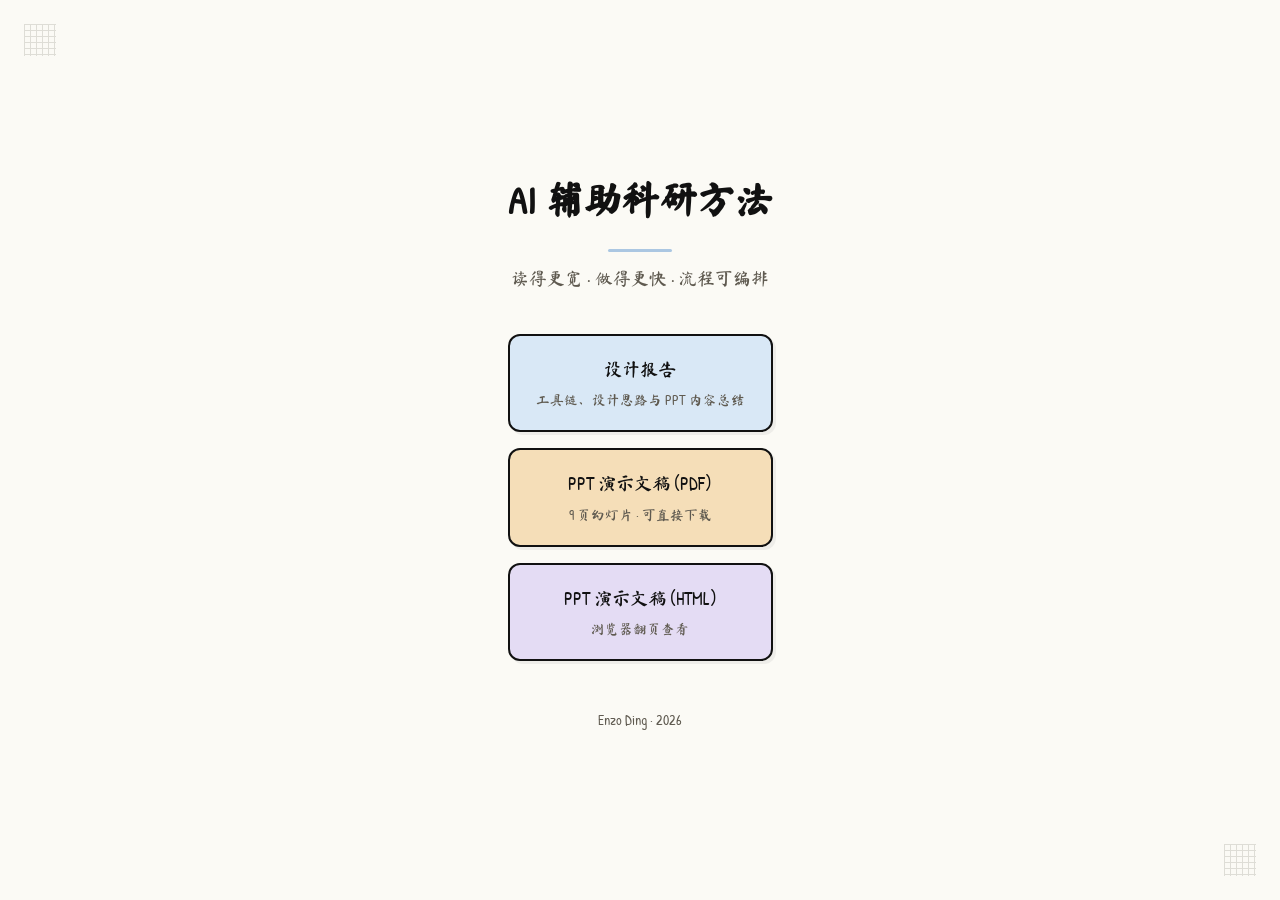
<file: index.html>
<!DOCTYPE html>
<html lang="zh-CN">
<head>
<meta charset="UTF-8">
<meta name="viewport" content="width=device-width, initial-scale=1">
<title>AI 辅助科研方法</title>
<link rel="preconnect" href="https://fonts.googleapis.com">
<link href="https://fonts.googleapis.com/css2?family=Ma+Shan+Zheng&family=Noto+Sans+SC:wght@400;500;600&family=Patrick+Hand&display=swap" rel="stylesheet">
<style>
:root {
  --paper: #fbfaf5; --ink: #111; --muted: #5f5a50;
  --blue: #d9e8f6; --peach: #f5deb8; --lavender: #e4dcf4; --accent: #6b9fd4;
  --font-hand: "Patrick Hand", "Ma Shan Zheng", "Noto Sans SC", cursive;
  --font-body: "Noto Sans SC", system-ui, sans-serif;
}
* { box-sizing: border-box; margin: 0; padding: 0; }
body {
  background: var(--paper); color: var(--ink);
  font-family: var(--font-body); line-height: 1.7;
  min-height: 100vh; display: flex; flex-direction: column; align-items: center; justify-content: center;
  padding: 40px 24px;
}
body::before, body::after {
  content: ""; position: fixed; width: 32px; height: 32px; opacity: 0.18;
  background: linear-gradient(var(--muted) 1px, transparent 1px) 0 0 / 6px 6px,
              linear-gradient(90deg, var(--muted) 1px, transparent 1px) 0 0 / 6px 6px;
  pointer-events: none;
}
body::before { top: 24px; left: 24px; }
body::after  { bottom: 24px; right: 24px; }
main { max-width: 600px; text-align: center; }
h1 { font-family: var(--font-hand); font-size: 2.4rem; margin-bottom: 12px; }
h1::after { content: ""; display: block; width: 64px; height: 3px; margin: 16px auto 0; background: var(--accent); opacity: 0.55; border-radius: 2px; }
.subtitle { font-family: var(--font-hand); color: var(--muted); font-size: 1.1rem; margin-bottom: 40px; }
.links { display: flex; flex-direction: column; gap: 16px; }
.links a {
  display: block; padding: 18px 24px; border: 2px solid var(--ink); border-radius: 12px;
  text-decoration: none; color: var(--ink); font-family: var(--font-hand); font-size: 1.15rem;
  transition: background 0.15s; box-shadow: 3px 3px 0 rgba(0,0,0,0.05);
}
.links a:nth-child(1) { background: var(--blue); }
.links a:nth-child(2) { background: var(--peach); }
.links a:nth-child(3) { background: var(--lavender); }
.links a:hover { opacity: 0.85; }
.links a .desc { display: block; font-size: 0.85rem; color: var(--muted); margin-top: 4px; }
footer { margin-top: 48px; font-family: var(--font-hand); color: var(--muted); font-size: 0.85rem; }
</style>
</head>
<body>
<main>
  <h1>AI 辅助科研方法</h1>
  <p class="subtitle">读得更宽 · 做得更快 · 流程可编排</p>
  <div class="links">
    <a href="docs/report.html">
      设计报告
      <span class="desc">工具链、设计思路与 PPT 内容总结</span>
    </a>
    <a href="docs/deck-slides.pdf">
      PPT 演示文稿 (PDF)
      <span class="desc">9 页幻灯片 · 可直接下载</span>
    </a>
    <a href="deck/index.html">
      PPT 演示文稿 (HTML)
      <span class="desc">浏览器翻页查看</span>
    </a>
  </div>
</main>
<footer>
  <p>Enzo Ding · 2026</p>
</footer>
</body>
</html>
</file>
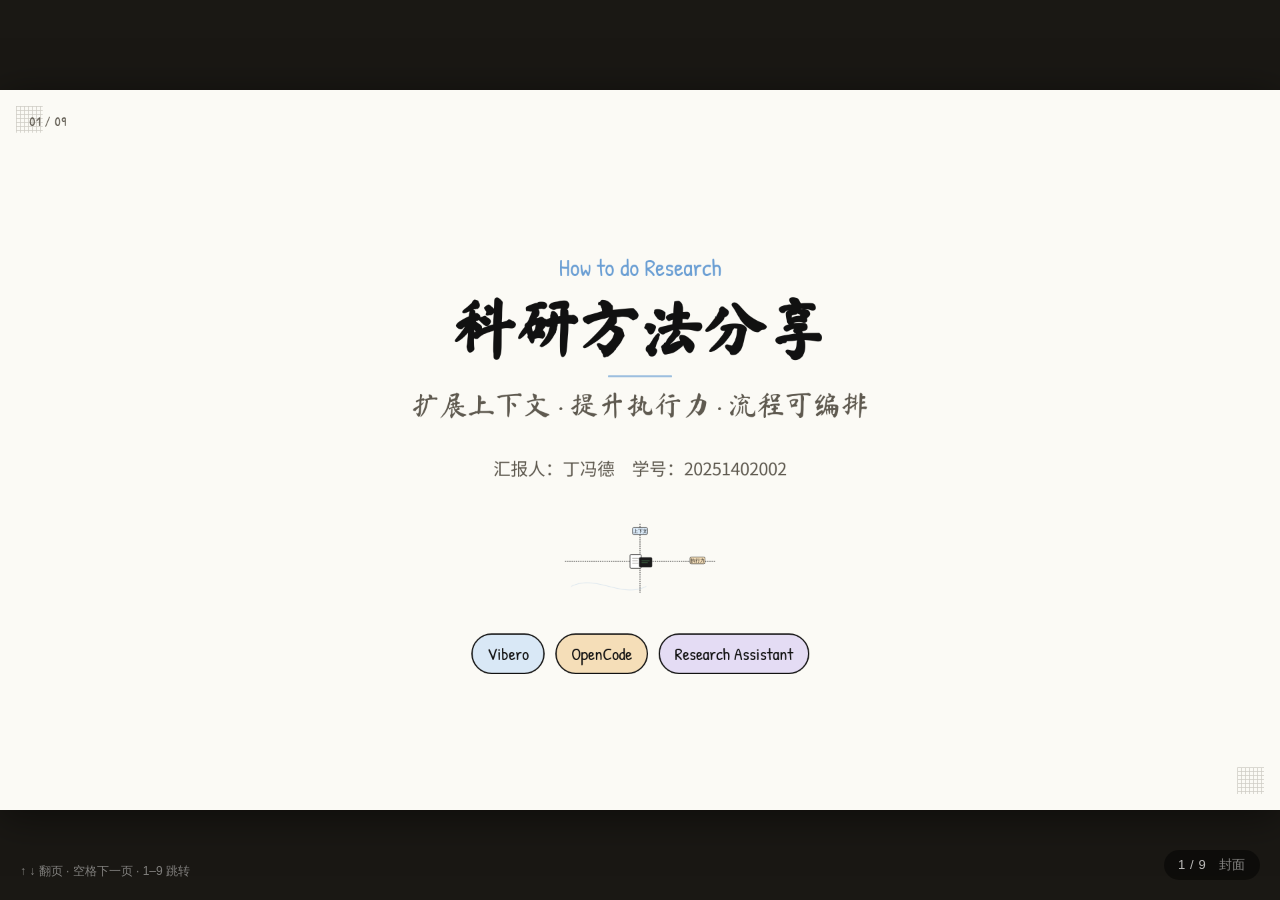
<file: deck/index.html>
<!DOCTYPE html>
<html lang="zh-CN">
<head>
<meta charset="UTF-8">
<meta http-equiv="Cache-Control" content="no-cache, no-store, must-revalidate">
<meta http-equiv="Pragma" content="no-cache">
<meta http-equiv="Expires" content="0">
<title>How to do Research · Deck</title>
<script>
  window.DECK_BUILD = "9slides-20260617f";
  window.DECK_MANIFEST = [
    { file: "slides/01-cover.html",              label: "封面" },
    { file: "slides/02-philosophy.html",         label: "科研闭环 ★" },
    { file: "slides/05-vibero-intro.html",       label: "Vibero" },
    { file: "slides/06-vibero-demo.html",        label: "Vibero Demo" },
    { file: "slides/03-opencode-intro.html",     label: "OpenCode" },
    { file: "slides/04-opencode-demo.html",      label: "OpenCode Demo" },
    { file: "slides/07-research-assistant.html", label: "Research Assistant ★" },
    { file: "slides/08-closing.html",            label: "收束" },
    { file: "slides/09-easter-auto-research.html", label: "彩蛋 · Auto Research" },
  ];
  window.DECK_WIDTH = 1920;
  window.DECK_HEIGHT = 1080;
</script>
<style>
  * { box-sizing: border-box; margin: 0; padding: 0; }
  html, body {
    height: 100%;
    background: #1a1814;
    overflow: hidden;
    font-family: -apple-system, "PingFang SC", sans-serif;
  }
  #stage {
    position: fixed;
    top: 50%; left: 50%;
    transform-origin: top left;
    will-change: transform;
    background: #fbfaf5;
    box-shadow: 0 10px 60px rgba(0,0,0,0.5);
  }
  iframe {
    width: 100%;
    height: 100%;
    border: 0;
    display: block;
    background: #fbfaf5;
  }
  .counter {
    position: fixed;
    bottom: 20px;
    right: 20px;
    background: rgba(0,0,0,0.65);
    color: #fff;
    padding: 6px 14px;
    border-radius: 999px;
    font-size: 13px;
    letter-spacing: 0.05em;
    font-variant-numeric: tabular-nums;
    z-index: 100;
    user-select: none;
    opacity: 0.7;
    transition: opacity 0.2s;
  }
  .counter:hover { opacity: 1; }
  .counter .label { color: rgba(255,255,255,0.7); margin-left: 8px; }
  .nav-zone {
    position: fixed;
    top: 0; bottom: 0;
    width: 15%;
    cursor: pointer;
    z-index: 50;
  }
  .nav-zone.left  { left: 0; }
  .nav-zone.right { right: 0; }
  .nav-hint {
    position: absolute;
    top: 50%; transform: translateY(-50%);
    width: 44px; height: 44px;
    border-radius: 999px;
    background: rgba(255,255,255,0.08);
    color: rgba(255,255,255,0.6);
    display: flex;
    align-items: center;
    justify-content: center;
    font-size: 22px;
    opacity: 0;
    transition: opacity 0.2s;
  }
  .nav-zone.left  .nav-hint { left: 20px; }
  .nav-zone.right .nav-hint { right: 20px; }
  .nav-zone:hover .nav-hint { opacity: 1; }
  .hint-bar {
    position: fixed;
    bottom: 20px;
    left: 20px;
    color: rgba(255,255,255,0.45);
    font-size: 12px;
    z-index: 100;
    user-select: none;
  }
</style>
</head>
<body>

<div id="stage">
  <iframe id="frame" src="about:blank" title="slide"></iframe>
</div>

<div class="nav-zone left"  id="navL"><div class="nav-hint">‹</div></div>
<div class="nav-zone right" id="navR"><div class="nav-hint">›</div></div>
<div class="counter" id="counter">1 / 1</div>
<div class="hint-bar">↑ ↓ 翻页 · 空格下一页 · 1–9 跳转</div>

<script>
(function () {
  const W = window.DECK_WIDTH || 1920;
  const H = window.DECK_HEIGHT || 1080;
  const deck = window.DECK_MANIFEST || [];
  const stage = document.getElementById('stage');
  const frame = document.getElementById('frame');
  const counter = document.getElementById('counter');
  const storageKey = 'deck-index-' + location.pathname;
  let current = 0;

  stage.style.width  = W + 'px';
  stage.style.height = H + 'px';

  function fit() {
    const s = Math.min(window.innerWidth / W, window.innerHeight / H);
    const x = (window.innerWidth  - W * s) / 2;
    const y = (window.innerHeight - H * s) / 2;
    stage.style.transform = `translate(${x}px, ${y}px) scale(${s})`;
    stage.style.top = '0';
    stage.style.left = '0';
  }

  function show(idx) {
    if (idx < 0 || idx >= deck.length) return;
    current = idx;
    const ver = window.DECK_BUILD || "1";
    frame.src = `${deck[idx].file}?v=${encodeURIComponent(ver)}`;
    counter.innerHTML = `${idx + 1} / ${deck.length} <span class="label">${deck[idx].label || ''}</span>`;
    try { localStorage.setItem(storageKey, String(idx)); } catch (_) {}
    if (location.hash !== '#' + (idx + 1)) {
      history.replaceState(null, '', '#' + (idx + 1));
    }
  }

  function next() { show(Math.min(current + 1, deck.length - 1)); }
  function prev() { show(Math.max(current - 1, 0)); }

  document.addEventListener('keydown', (e) => {
    if (e.target.tagName === 'INPUT' || e.target.tagName === 'TEXTAREA') return;
    switch (e.key) {
      case 'ArrowRight': case ' ': case 'PageDown': case 'ArrowDown': e.preventDefault(); next(); break;
      case 'ArrowLeft':  case 'PageUp': case 'ArrowUp':              e.preventDefault(); prev(); break;
      case 'Home': e.preventDefault(); show(0); break;
      case 'End':  e.preventDefault(); show(deck.length - 1); break;
      default:
        if (e.key >= '1' && e.key <= '9') {
          const i = parseInt(e.key, 10) - 1;
          if (i < deck.length) { e.preventDefault(); show(i); }
        }
    }
  });

  window.addEventListener('message', (e) => {
    if (e.data === 'deck-next') next();
    else if (e.data === 'deck-prev') prev();
  });

  document.getElementById('navL').addEventListener('click', prev);
  document.getElementById('navR').addEventListener('click', next);
  window.addEventListener('resize', fit);
  window.addEventListener('hashchange', () => {
    const m = location.hash.match(/^#(\d+)$/);
    if (m) show(parseInt(m[1], 10) - 1);
  });

  const hashMatch = location.hash.match(/^#(\d+)$/);
  if (hashMatch) current = Math.min(parseInt(hashMatch[1], 10) - 1, deck.length - 1);
  else try {
    const v = parseInt(localStorage.getItem(storageKey), 10);
    if (!isNaN(v) && v >= 0 && v < deck.length) current = v;
  } catch (_) {}
  fit();
  show(current);
})();
</script>

</body>
</html>
</file>
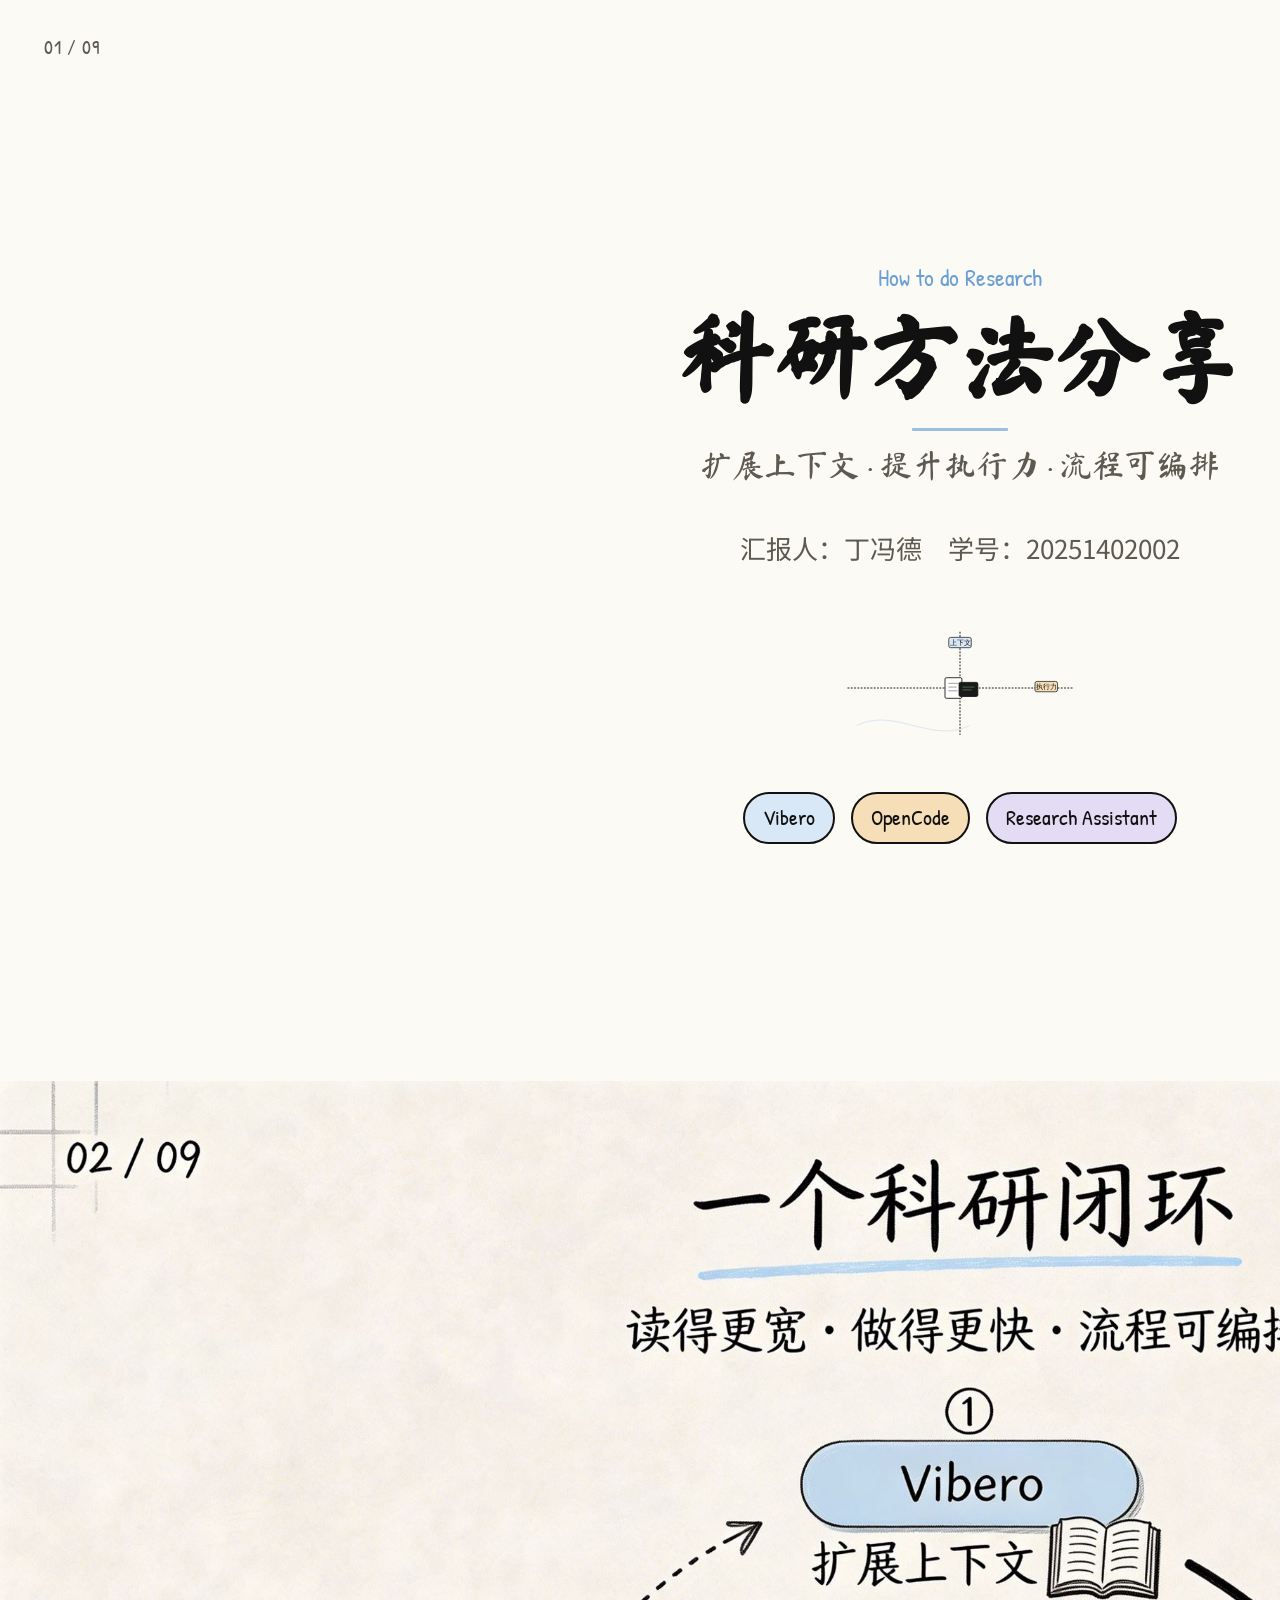
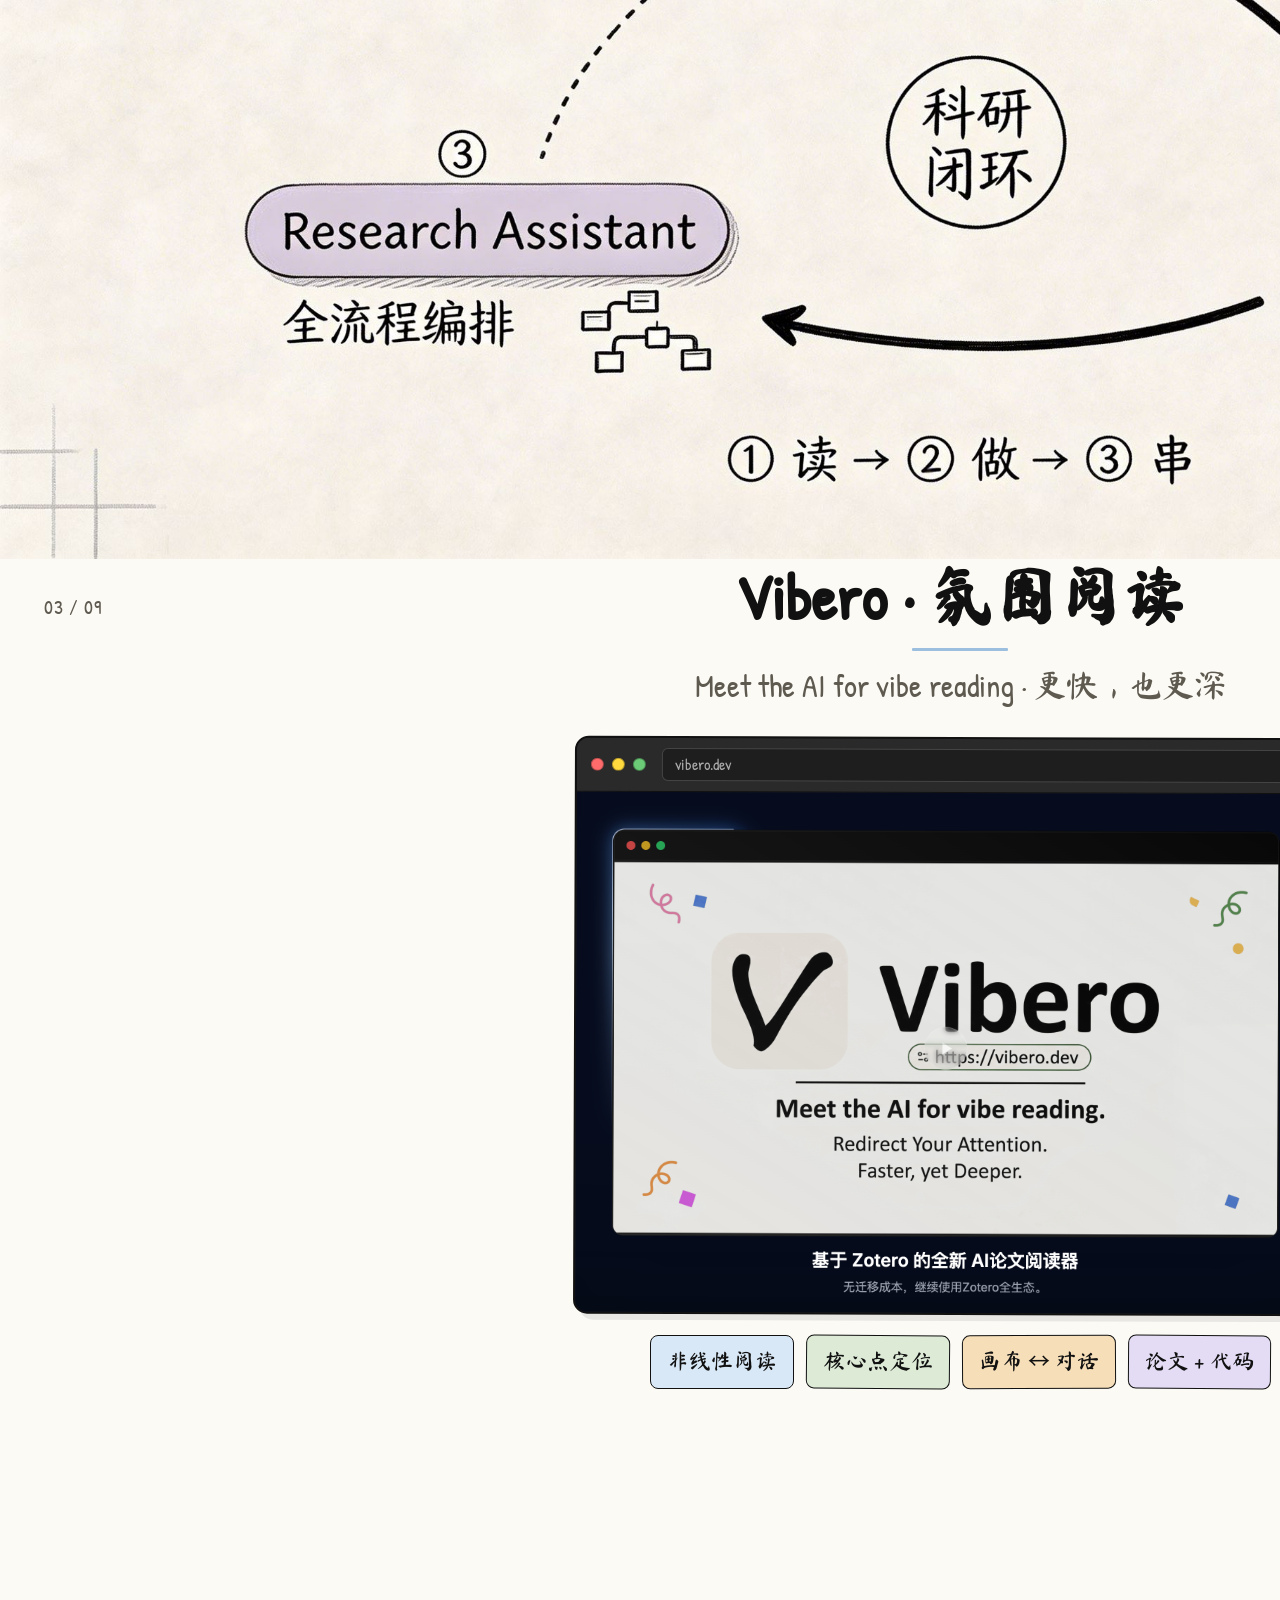
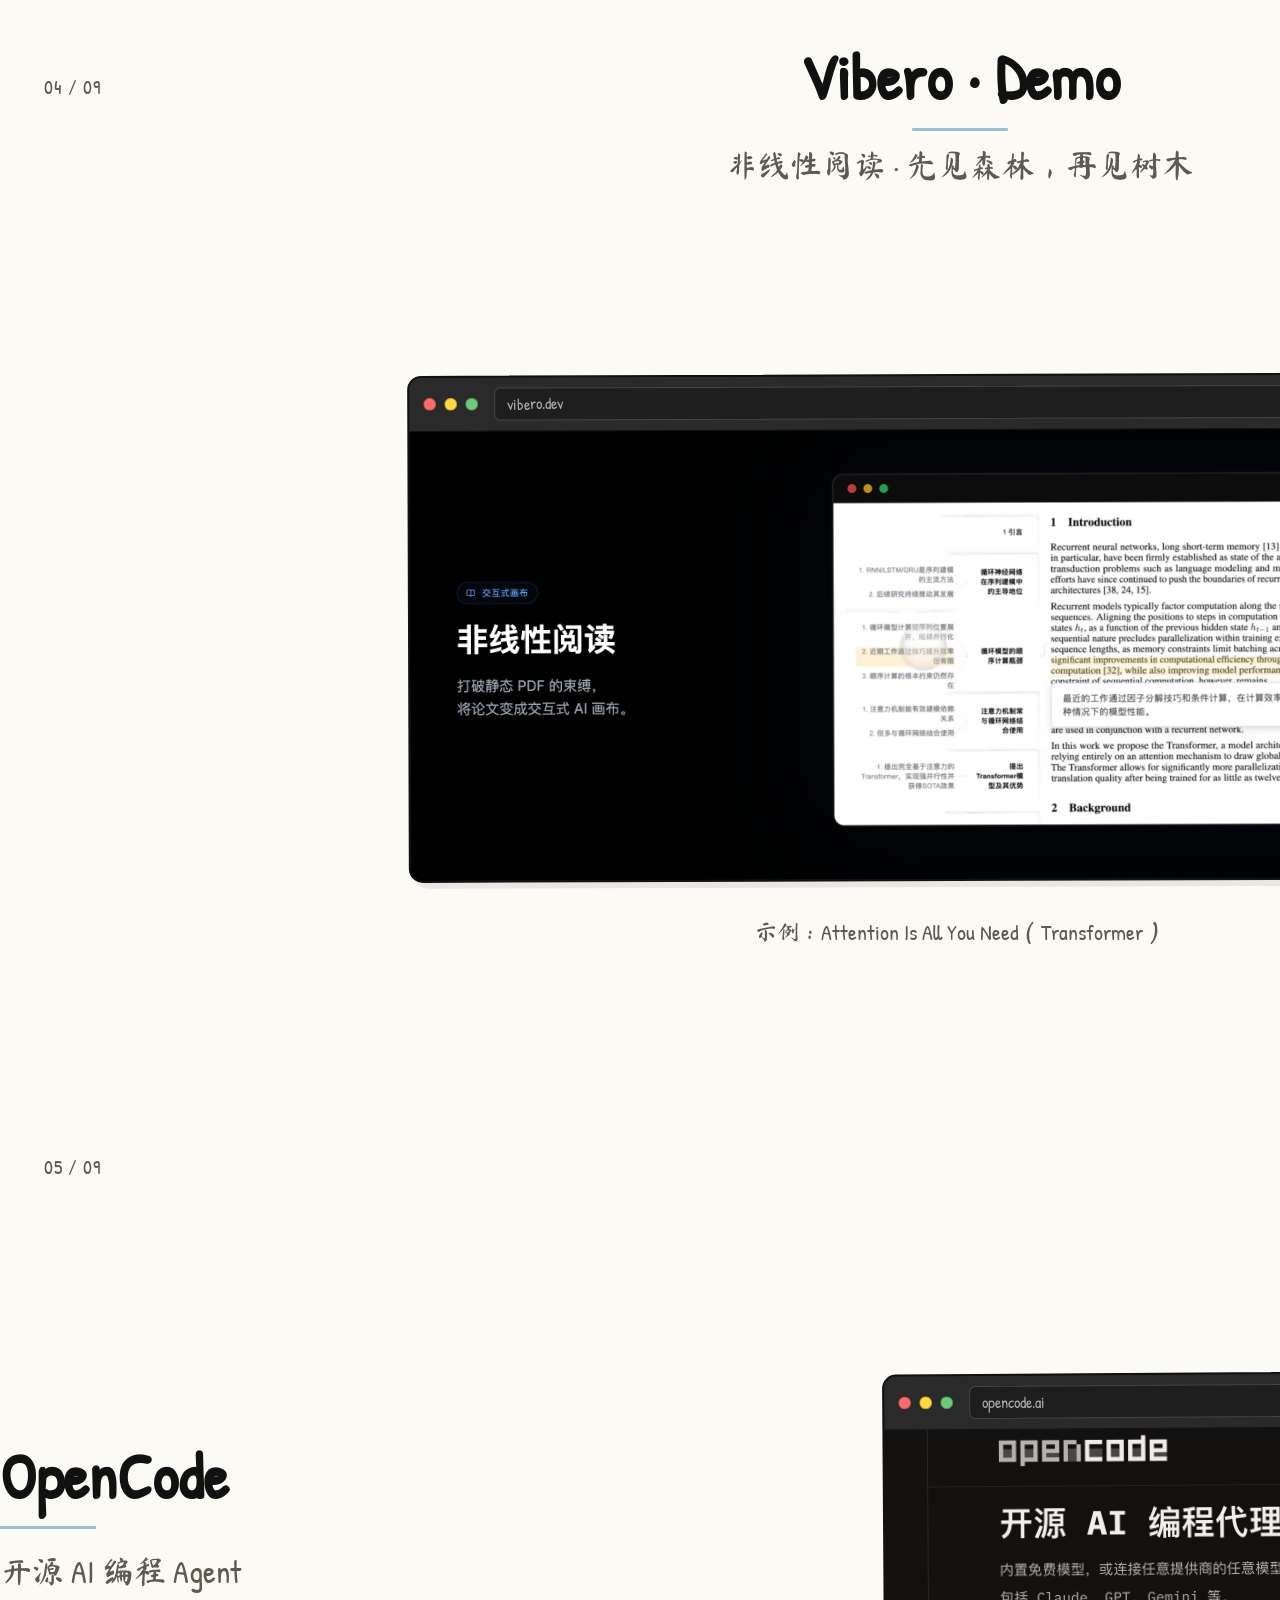
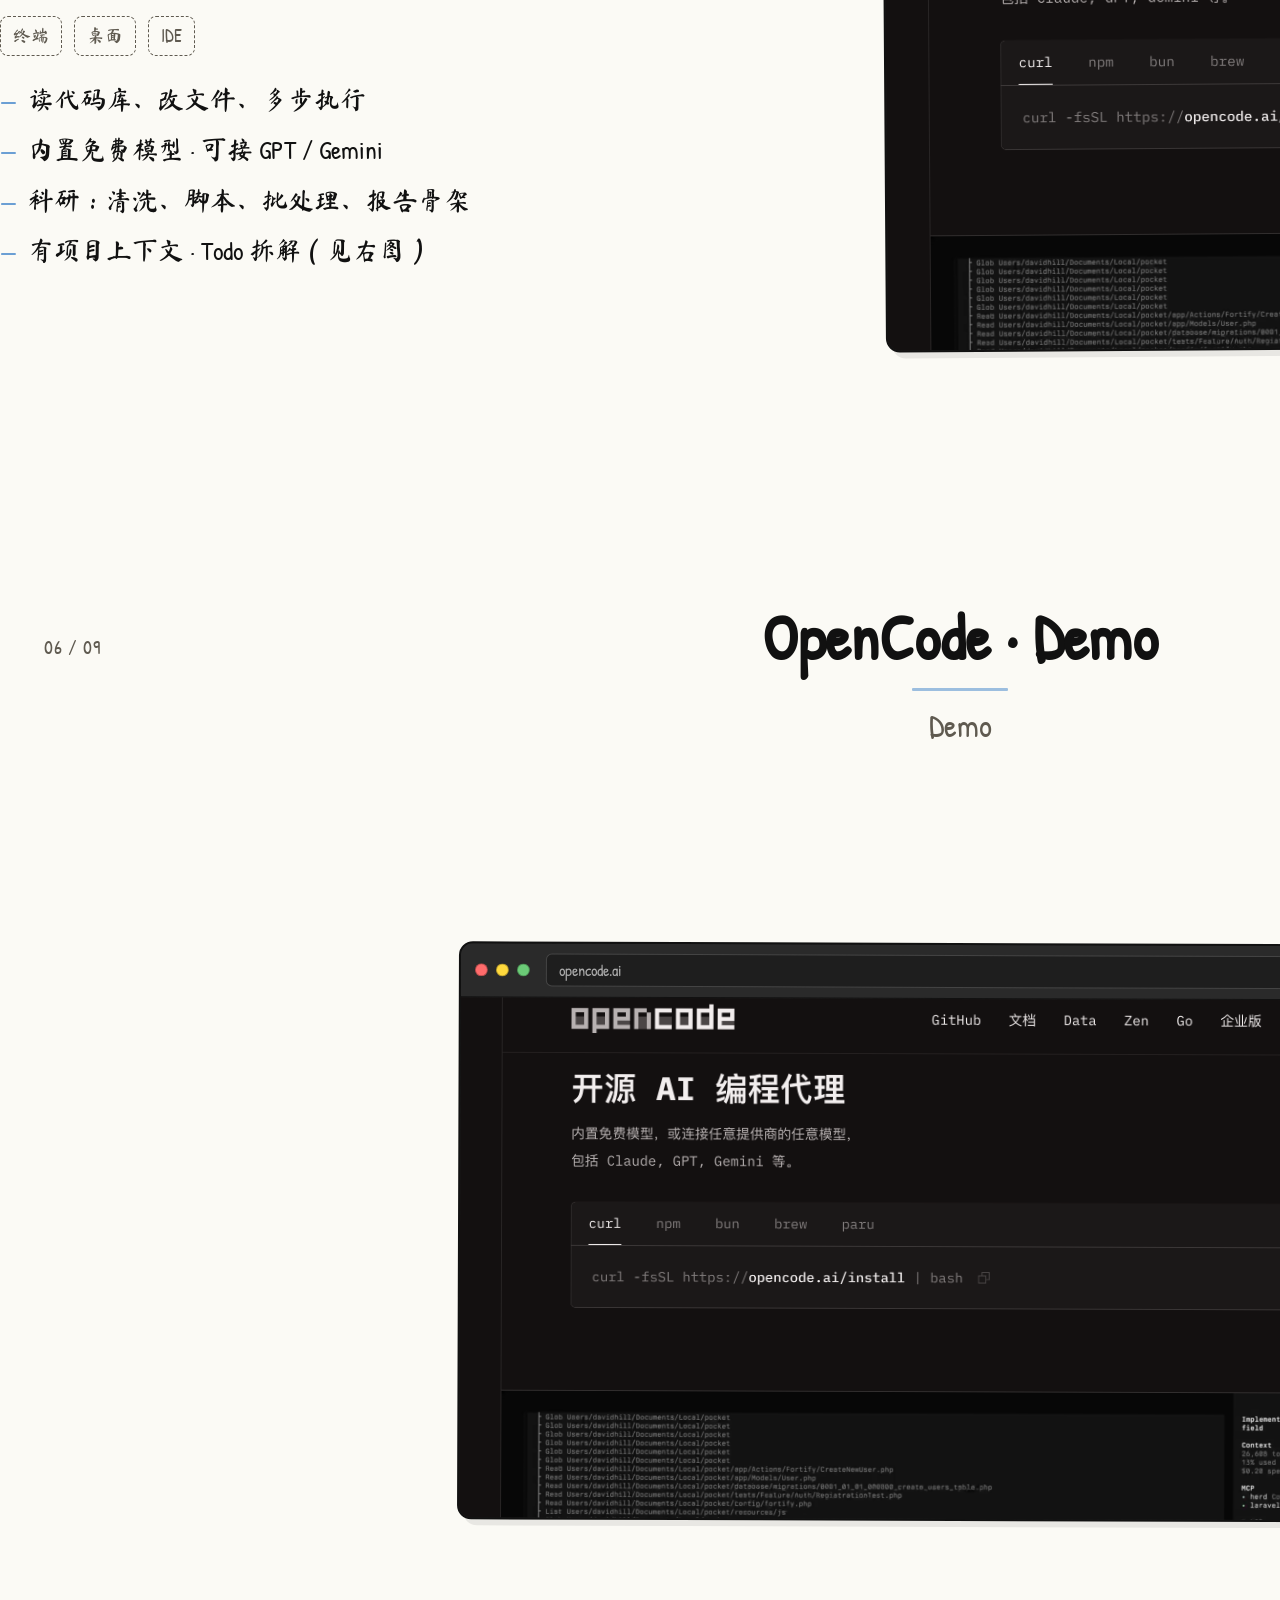
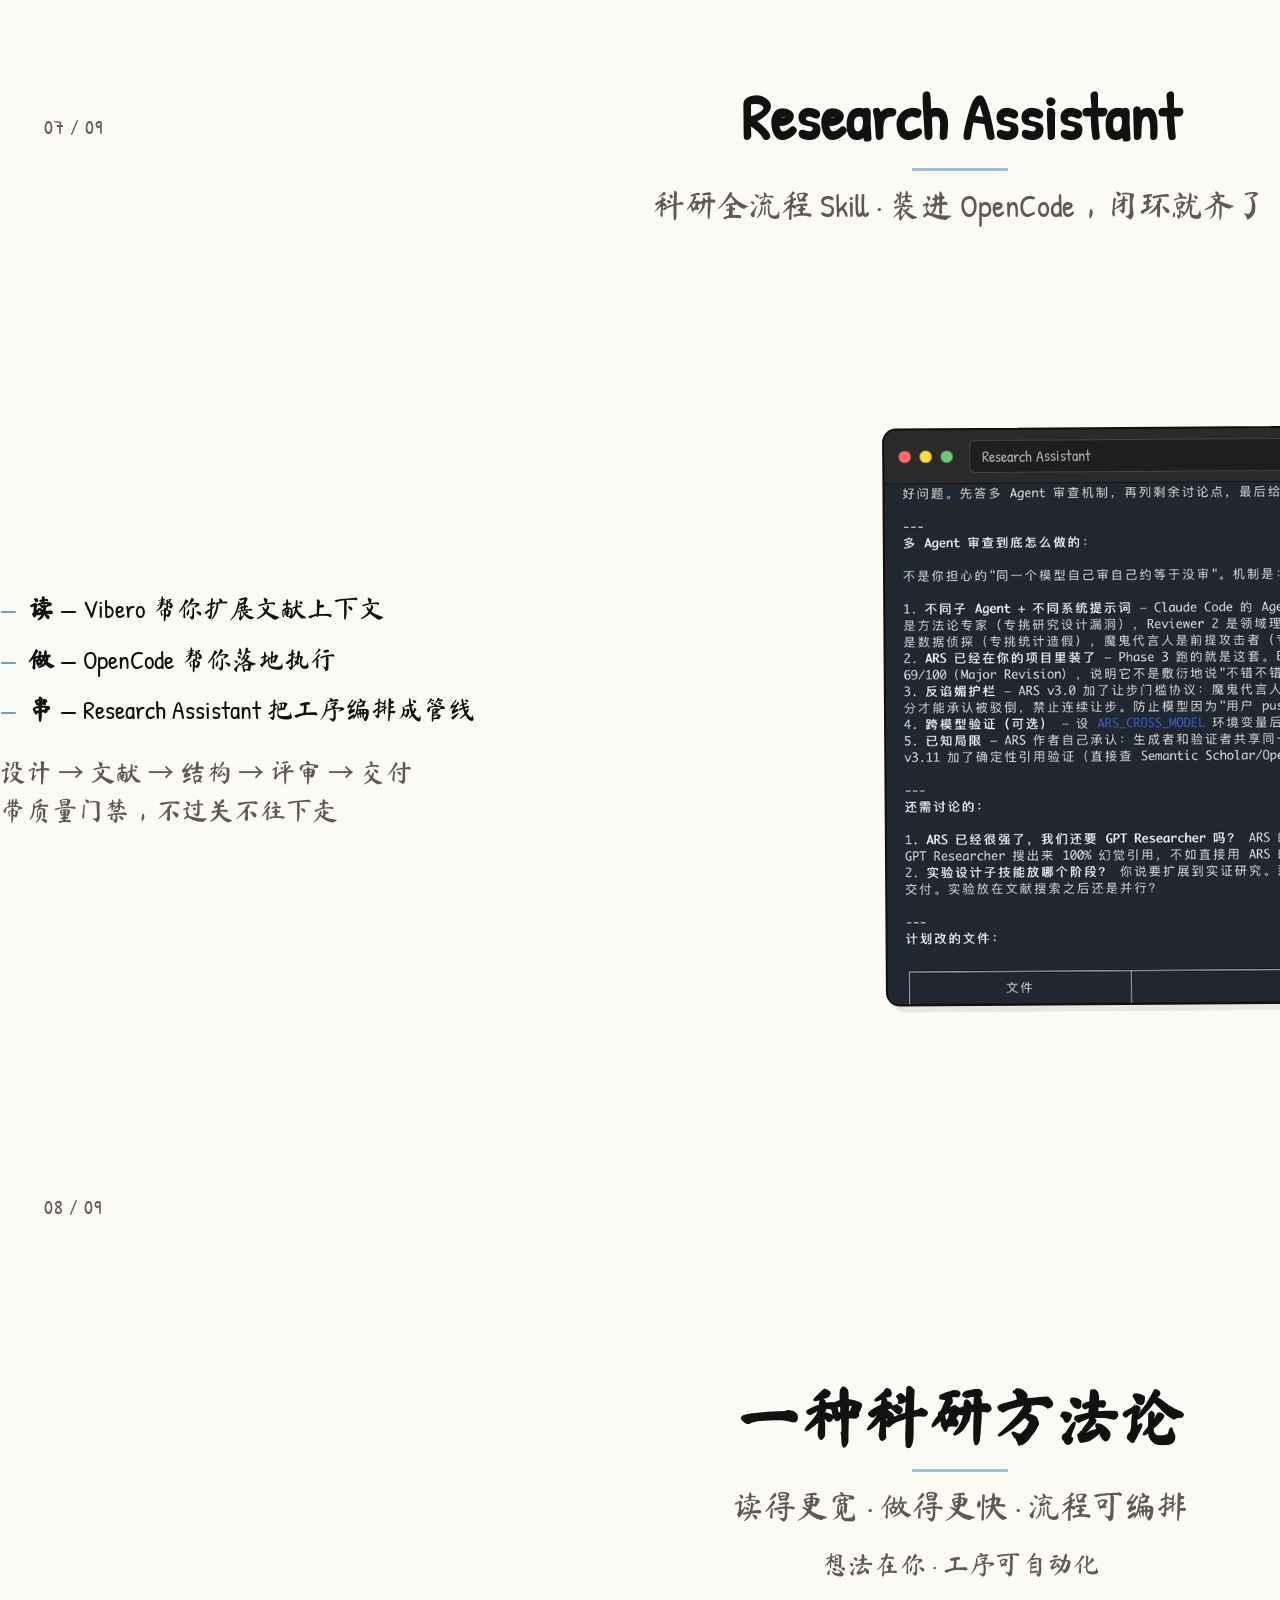
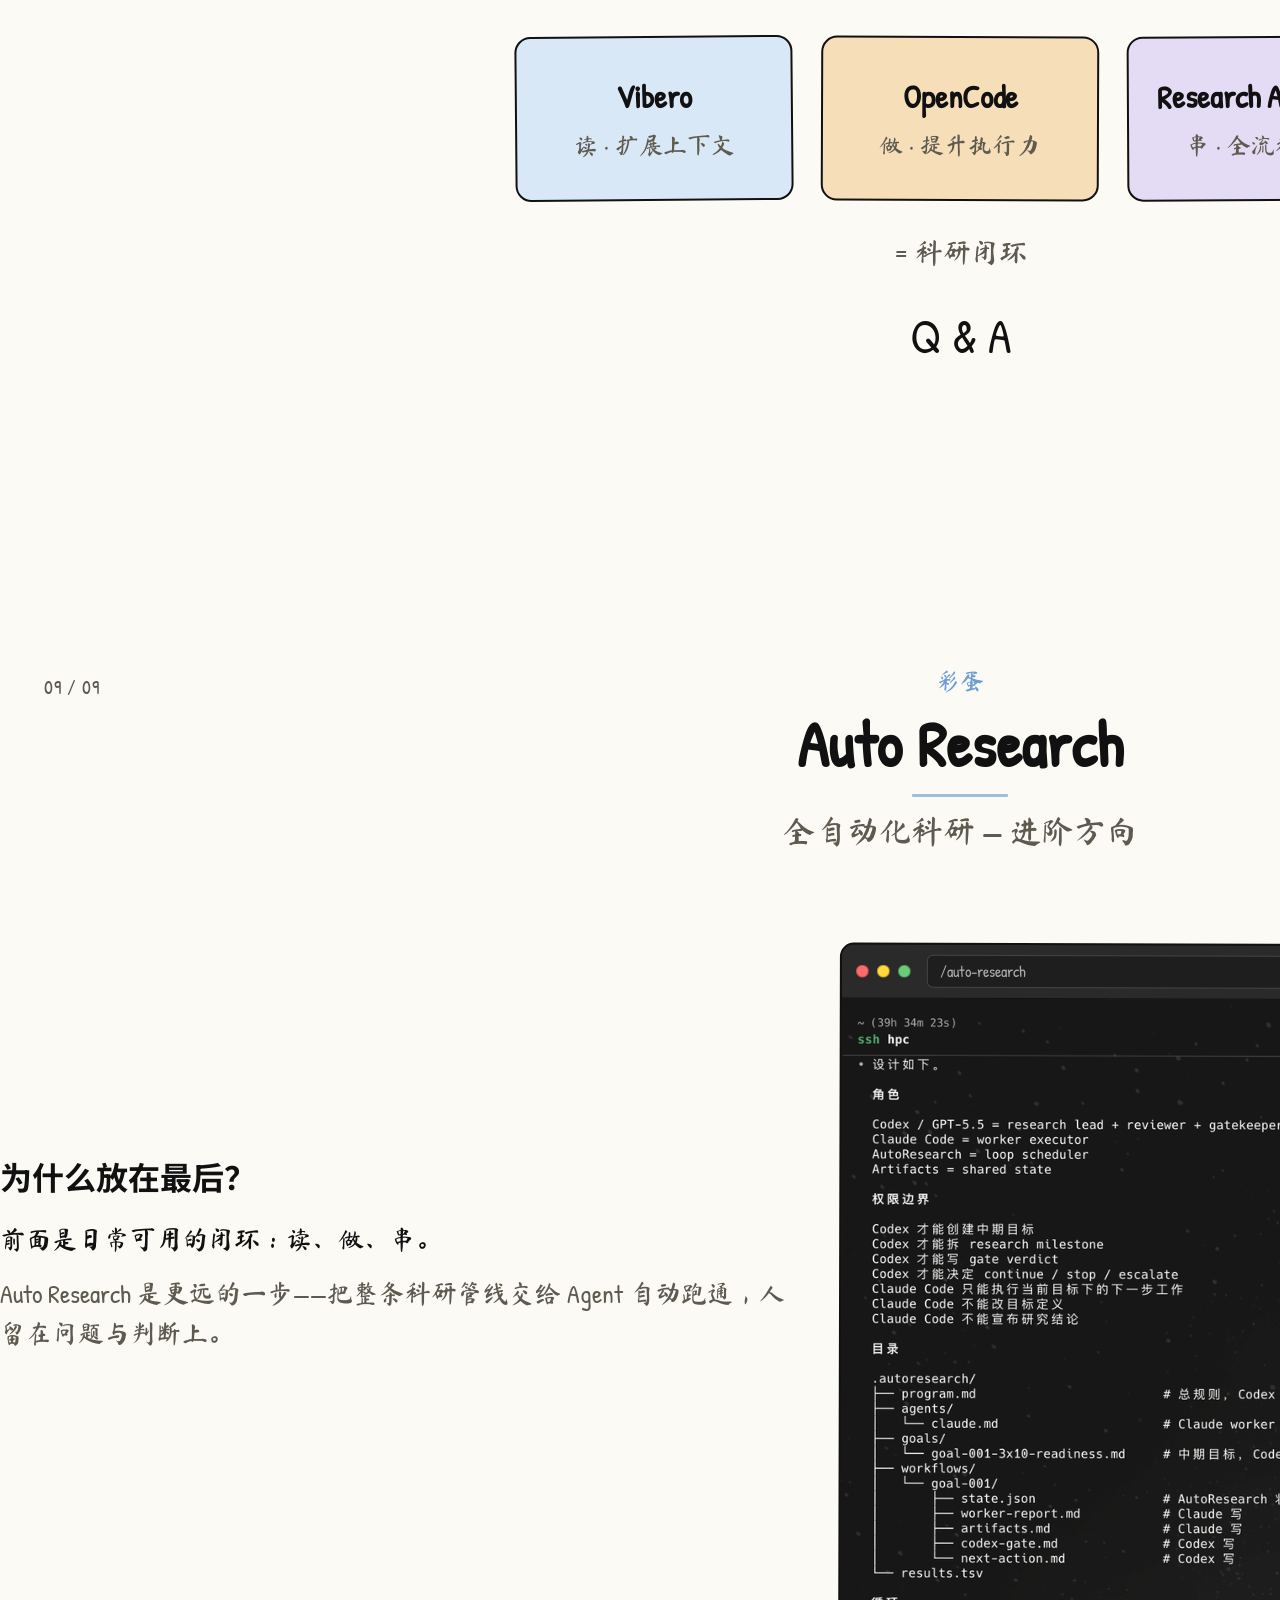
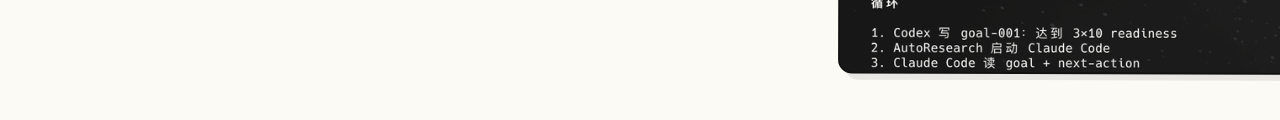
<file: deck/print-all.html>
<!DOCTYPE html>
<html lang="zh-CN">
<head>
<meta charset="UTF-8">
<title>Deck</title>
<style>@import url("https://fonts.googleapis.com/css2?family=Ma+Shan+Zheng&family=Noto+Sans+SC:wght@400;500;600&family=Patrick+Hand&display=swap");
</style>
<style>/* Ian Handdrawn DNA · rendered via huashu-design HTML deck workflow */
:root {
  --paper: #fbfaf5;
  --ink: #111111;
  --muted: #5f5a50;
  --blue: #d9e8f6;
  --green: #dcead6;
  --peach: #f5deb8;
  --lavender: #e4dcf4;
  --accent: #6b9fd4;
  --accent-warm: #d66f4d;
  --pad-x: 88px;
  --pad-y: 56px;
  --font-hand: "Patrick Hand", "Ma Shan Zheng", "Noto Sans SC", cursive;
  --font-body: "Noto Sans SC", system-ui, sans-serif;
  --sketch: 2px solid var(--ink);
  --wobble: rotate(-0.4deg);
}

html { font-size: 16px; }

body {
  width: 1920px;
  height: 1080px;
  margin: 0;
  padding: var(--pad-y) var(--pad-x);
  box-sizing: border-box;
  background: var(--paper);
  color: var(--ink);
  font-family: var(--font-body);
  font-size: 28px;
  line-height: 1.45;
  position: relative;
  overflow: hidden;
}

/* corner construction marks — Ian shell */
body::before,
body::after {
  content: "";
  position: absolute;
  width: 40px;
  height: 40px;
  opacity: 0.28;
  background:
    linear-gradient(var(--muted) 1px, transparent 1px) 0 0 / 6px 6px,
    linear-gradient(90deg, var(--muted) 1px, transparent 1px) 0 0 / 6px 6px;
  pointer-events: none;
}
body::before { top: 24px; left: 24px; }
body::after  { bottom: 24px; right: 24px; }

.page-num {
  position: absolute;
  top: 32px;
  left: 44px;
  font-family: var(--font-hand);
  font-size: 20px;
  color: var(--muted);
  letter-spacing: 0.04em;
}

.slide-main {
  position: relative;
  z-index: 1;
  height: 100%;
  display: flex;
  flex-direction: column;
}

.slide-main.centered {
  justify-content: center;
  align-items: center;
  text-align: center;
}

/* Ian title: medium restrained + pale blue underline */
h1 {
  font-family: var(--font-hand);
  font-size: 64px;
  font-weight: 600;
  line-height: 1.15;
  margin: 0 0 12px;
  text-align: center;
  color: var(--ink);
}

h1.title-left { text-align: left; margin-bottom: 20px; }

h1::after {
  content: "";
  display: block;
  width: 96px;
  height: 3px;
  margin: 14px auto 0;
  background: var(--accent);
  border-radius: 1px;
  opacity: 0.65;
}

h1.title-left::after { margin-left: 0; }

h1.cover-en {
  font-size: 96px;
  letter-spacing: -0.02em;
}

body.cover-page .kicker {
  font-size: 36px;
  margin-bottom: 12px;
}

body.cover-page .subtitle {
  font-size: 42px;
  margin-bottom: 32px;
}

body.cover-page .tag {
  font-size: 26px;
  padding: 10px 22px;
}

/* simple demo slide */
.demo-simple {
  flex: 1;
  display: flex;
  flex-direction: column;
  align-items: center;
  justify-content: center;
  gap: 24px;
  margin-top: 8px;
}

.demo-simple .demo-label {
  font-family: var(--font-hand);
  font-size: 56px;
  color: var(--muted);
}

.subtitle {
  text-align: center;
  font-family: var(--font-hand);
  font-size: 32px;
  color: var(--muted);
  margin: 0 0 28px;
}

.subtitle.left { text-align: left; }

.kicker {
  font-family: var(--font-hand);
  font-size: 24px;
  color: var(--accent);
  text-align: center;
  margin-bottom: 8px;
}

.tag-row {
  display: flex;
  gap: 16px;
  justify-content: center;
  flex-wrap: wrap;
  margin-top: 24px;
}

.tag {
  font-family: var(--font-hand);
  font-size: 22px;
  padding: 8px 18px;
  border: var(--sketch);
  border-radius: 999px;
  background: var(--blue);
}

.tag.peach  { background: var(--peach); }
.tag.green  { background: var(--green); }
.tag.lavender { background: var(--lavender); }

/* layout */
.split {
  display: grid;
  grid-template-columns: 1fr 1fr;
  gap: 40px;
  align-items: center;
  flex: 1;
  margin-top: 8px;
}

.split-40-60 {
  display: grid;
  grid-template-columns: 0.9fr 1.1fr;
  gap: 36px;
  align-items: center;
  flex: 1;
}

.bullet-list {
  list-style: none;
  margin: 16px 0 0;
  padding: 0;
  font-family: var(--font-hand);
  font-size: 26px;
  line-height: 1.55;
}

.bullet-list li {
  position: relative;
  padding-left: 28px;
  margin-bottom: 10px;
}

.bullet-list li::before {
  content: "—";
  position: absolute;
  left: 0;
  color: var(--accent);
}

/* Ian pastel label chips */
.chip-row {
  display: flex;
  flex-wrap: wrap;
  gap: 12px;
  justify-content: center;
  margin-top: 20px;
}

.chip {
  font-family: var(--font-hand);
  font-size: 22px;
  padding: 10px 16px;
  border: 1.5px solid var(--ink);
  border-radius: 8px;
  background: var(--blue);
}

.chip:nth-child(2) { background: var(--green); transform: rotate(0.5deg); }
.chip:nth-child(3) { background: var(--peach); transform: rotate(-0.3deg); }
.chip:nth-child(4) { background: var(--lavender); transform: rotate(0.4deg); }

/* browser / mac window — screenshot frames */
.browser-frame {
  border: 2.5px solid var(--ink);
  border-radius: 14px;
  overflow: hidden;
  background: #1a1a1a;
  box-shadow: 6px 6px 0 rgba(17, 17, 17, 0.08);
  transform: var(--wobble);
}

.browser-chrome {
  display: flex;
  align-items: center;
  gap: 8px;
  padding: 10px 14px;
  background: #2a2a2a;
  border-bottom: 1.5px solid var(--ink);
}

.browser-chrome .dot {
  width: 11px;
  height: 11px;
  border-radius: 50%;
  border: 1.5px solid rgba(0,0,0,0.3);
}
.browser-chrome .dot.r { background: #ff6b6b; }
.browser-chrome .dot.y { background: #ffd93d; }
.browser-chrome .dot.g { background: #6bcb77; }

.browser-chrome .url {
  flex: 1;
  margin-left: 8px;
  font-family: var(--font-hand);
  font-size: 16px;
  color: #aaa;
  padding: 4px 12px;
  border: 1px solid #444;
  border-radius: 6px;
  background: #1e1e1e;
}

.browser-frame img {
  display: block;
  width: 100%;
  height: auto;
  vertical-align: middle;
}

.browser-frame.tall img { max-height: 520px; object-fit: cover; object-position: top; }

/* philosophy diagram — pure CSS/SVG Ian style */
.philosophy-diagram {
  flex: 1;
  display: flex;
  flex-direction: column;
  justify-content: center;
  align-items: center;
  margin-top: 12px;
}

.philosophy-svg {
  width: 100%;
  max-width: 1200px;
  height: auto;
}

.footnote {
  text-align: center;
  font-family: var(--font-hand);
  font-size: 26px;
  color: var(--muted);
  margin-top: 16px;
}

.footnote strong {
  color: var(--ink);
  border-bottom: 2px dashed var(--accent);
}

/* cover axis doodle */
.cover-visual {
  margin: 20px auto 0;
  max-width: 680px;
}

.cover-visual svg { width: 100%; height: auto; }

/* demo stage */
.demo-stage {
  flex: 1;
  display: grid;
  grid-template-columns: 220px 1fr 280px;
  gap: 28px;
  align-items: center;
  margin-top: 16px;
}

.demo-steps {
  display: flex;
  flex-direction: column;
  gap: 20px;
}

.demo-step {
  font-family: var(--font-hand);
  font-size: 22px;
  padding: 14px 16px;
  border: var(--sketch);
  border-radius: 12px;
  background: #fff;
  line-height: 1.35;
}

.demo-step:nth-child(1) { background: var(--lavender); transform: rotate(-1deg); }
.demo-step:nth-child(2) { background: var(--green); }
.demo-step:nth-child(3) { background: var(--blue); transform: rotate(0.6deg); }

.demo-step .num {
  display: inline-block;
  width: 28px;
  height: 28px;
  line-height: 26px;
  text-align: center;
  border: 1.5px solid var(--ink);
  border-radius: 50%;
  margin-right: 6px;
  font-size: 18px;
}

.live-zone {
  position: relative;
  min-height: 480px;
  border: 2.5px dashed var(--ink);
  border-radius: 20px;
  background: #fff;
  display: flex;
  flex-direction: column;
  align-items: center;
  justify-content: center;
  gap: 16px;
}

.live-badge {
  font-family: var(--font-hand);
  font-size: 36px;
  padding: 10px 28px;
  border: var(--sketch);
  border-radius: 8px;
  background: var(--peach);
  position: absolute;
  top: -22px;
  left: 50%;
  transform: translateX(-50%) rotate(-2deg);
  animation: live-pulse 2.4s ease-in-out infinite;
}

@keyframes live-pulse {
  0%, 100% { box-shadow: 0 0 0 0 rgba(214, 111, 77, 0.25); }
  50%      { box-shadow: 0 0 0 10px rgba(214, 111, 77, 0); }
}

.live-zone .hint {
  font-family: var(--font-hand);
  font-size: 42px;
  color: var(--muted);
}

.live-zone .sub {
  font-family: var(--font-hand);
  font-size: 26px;
  color: var(--accent);
}

.demo-teaser {
  opacity: 0.92;
  transform: rotate(1deg);
}

.demo-teaser .browser-frame img { max-height: 200px; }

.demo-arrow-svg {
  position: absolute;
  bottom: 60px;
  right: 300px;
  opacity: 0.5;
  pointer-events: none;
}

/* vibero demo flow */
.flow-col {
  display: flex;
  flex-direction: column;
  gap: 14px;
  justify-content: center;
  padding-right: 8px;
}

.flow-item {
  display: flex;
  align-items: center;
  gap: 10px;
  font-family: var(--font-hand);
  font-size: 21px;
  line-height: 1.3;
}

.flow-num {
  flex-shrink: 0;
  width: 32px;
  height: 32px;
  border: 1.5px solid var(--ink);
  border-radius: 50%;
  display: flex;
  align-items: center;
  justify-content: center;
  font-size: 18px;
  background: var(--blue);
}

.flow-item:nth-child(2) .flow-num { background: var(--green); }
.flow-item:nth-child(3) .flow-num { background: var(--peach); }
.flow-item:nth-child(4) .flow-num { background: var(--lavender); }

.demo-layout {
  display: grid;
  grid-template-columns: 200px 1fr;
  gap: 24px;
  flex: 1;
  align-items: center;
  margin-top: 8px;
}

.paper-caption {
  text-align: center;
  font-family: var(--font-hand);
  font-size: 22px;
  color: var(--muted);
  margin-top: 12px;
}

/* closing dual panel */
.closing-panels {
  display: grid;
  grid-template-columns: 1fr 1fr;
  gap: 48px;
  max-width: 1100px;
  margin: 24px auto;
}

.panel {
  text-align: center;
  padding: 36px 28px;
  border: var(--sketch);
  border-radius: 16px;
  background: #fff;
}

.panel.left  { background: var(--blue); transform: rotate(-0.5deg); }
.panel.right { background: var(--peach); transform: rotate(0.4deg); }

.panel .icon-svg { margin-bottom: 12px; }

.panel h3 {
  font-family: var(--font-hand);
  font-size: 32px;
  margin: 0 0 8px;
}

.panel p {
  font-family: var(--font-hand);
  font-size: 24px;
  color: var(--muted);
  margin: 0;
}

.merge-arrow {
  text-align: center;
  font-family: var(--font-hand);
  font-size: 28px;
  color: var(--muted);
  margin: 8px 0;
}

.qa {
  font-family: var(--font-hand);
  font-size: 48px;
  margin-top: 20px;
  color: var(--ink);
}

.tag.lavender { background: var(--lavender); }

.closing-panels.three {
  display: grid;
  grid-template-columns: repeat(3, 1fr);
  gap: 28px;
  max-width: 1200px;
}

.closing-panels.three .panel.mid {
  background: var(--peach);
  transform: rotate(0.2deg);
}

.closing-panels.three .panel.right {
  background: var(--lavender);
  transform: rotate(-0.3deg);
}

.footnote.left { text-align: left; }

.platform-icons {
  display: flex;
  gap: 12px;
  margin-top: 20px;
  flex-wrap: wrap;
}

.platform-icon {
  font-family: var(--font-hand);
  font-size: 18px;
  padding: 6px 12px;
  border: 1.5px dashed var(--muted);
  border-radius: 8px;
  color: var(--muted);
}

body.slide-full-image {
  padding: 0;
}

body.slide-full-image::before,
body.slide-full-image::after {
  display: none;
}

.slide-illustration {
  width: 100%;
  height: 100%;
  object-fit: contain;
  display: block;
  background: var(--paper);
}
</style>
<style>html,body{width:auto!important;height:auto!important;margin:0!important;padding:0!important;overflow:visible!important;background:#fff!important}body::before,body::after{display:none!important}body{font-size:16px}.slide-wrapper{width:1920px;height:1080px;overflow:hidden;position:relative;page-break-after:always;background:#fbfaf5}.slide-wrapper:last-child{page-break-after:auto}@page{size:1920px 1080px;margin:0}</style>
</head>
<body>
<div class="slide-wrapper">

<div class="page-num">01 / 09</div>
<div class="slide-main centered">
  <p class="kicker">How to do Research</p>
  <h1 class="cover-en">科研方法分享</h1>
  <p class="subtitle">扩展上下文 · 提升执行力 · 流程可编排</p>
  <p style="font-family:'Noto Sans SC','PingFang SC',sans-serif;font-size:26px;color:#5f5a50;margin-top:12px;">汇报人：丁冯德&emsp;学号：20251402002</p>

  <div class="cover-visual" aria-hidden="true">
    <svg viewBox="0 0 640 320" fill="none" xmlns="http://www.w3.org/2000/svg">
      <!-- vertical axis: 上下文 -->
      <line x1="320" y1="40" x2="320" y2="260" stroke="#111" stroke-width="2" stroke-dasharray="4 3"/>
      <rect x="296" y="52" width="48" height="22" rx="4" fill="#D9E8F6" stroke="#111" stroke-width="1.5"/>
      <text x="320" y="68" text-anchor="middle" font-family="Patrick Hand, sans-serif" font-size="14" fill="#111">上下文</text>
      <!-- horizontal axis: 执行力 -->
      <line x1="80" y1="160" x2="560" y2="160" stroke="#111" stroke-width="2" stroke-dasharray="4 3"/>
      <rect x="480" y="146" width="48" height="22" rx="4" fill="#F5DEB8" stroke="#111" stroke-width="1.5"/>
      <text x="504" y="162" text-anchor="middle" font-family="Patrick Hand, sans-serif" font-size="14" fill="#111">执行力</text>
      <!-- intersection: notebook + terminal -->
      <rect x="288" y="138" width="36" height="44" rx="3" fill="#fff" stroke="#111" stroke-width="1.8"/>
      <path d="M296 150h20M296 158h16M296 166h18" stroke="#5f5a50" stroke-width="1.2" stroke-linecap="round"/>
      <rect x="318" y="148" width="40" height="30" rx="3" fill="#1a1a1a" stroke="#111" stroke-width="1.8"/>
      <path d="M326 158h24M326 164h18" stroke="#6bcb77" stroke-width="1" stroke-linecap="round"/>
      <!-- light hatching -->
      <path d="M100 240c40-20 80-10 120 0s80 20 120 0" stroke="#6b9fd4" stroke-width="1.2" fill="none" opacity="0.4"/>
    </svg>
  </div>

  <div class="tag-row">
    <span class="tag">Vibero</span>
    <span class="tag peach">OpenCode</span>
    <span class="tag lavender">Research Assistant</span>
  </div>
</div>


</div>
<div class="slide-wrapper">

<div class="slide-main">
  <img class="slide-illustration" src="assets/screenshots/数学公式解释.png" alt="一个科研闭环 · 读得更宽 · 做得更快 · 流程可编排">
</div>


</div>
<div class="slide-wrapper">

<div class="page-num">03 / 09</div>
<div class="slide-main">
  <h1>Vibero · 氛围阅读</h1>
  <p class="subtitle">Meet the AI for vibe reading · 更快，也更深</p>

  <div class="browser-frame tall" style="max-width:920px;margin:0 auto;transform:rotate(0.2deg)">
    <div class="browser-chrome">
      <span class="dot r"></span><span class="dot y"></span><span class="dot g"></span>
      <span class="url">vibero.dev</span>
    </div>
    <img src="assets/screenshots/vibero-brand.png" alt="Vibero 品牌页">
  </div>

  <div class="chip-row">
    <span class="chip">非线性阅读</span>
    <span class="chip">核心点定位</span>
    <span class="chip">画布 ↔ 对话</span>
    <span class="chip">论文 + 代码</span>
  </div>
</div>


</div>
<div class="slide-wrapper">

<div class="page-num">04 / 09</div>
<div class="slide-main">
  <h1>Vibero · Demo</h1>
  <p class="subtitle">非线性阅读 · 先见森林，再见树木</p>

  <div class="demo-simple">
    <div class="browser-frame" style="max-width:1100px;width:100%;transform:rotate(-0.2deg)">
      <div class="browser-chrome">
        <span class="dot r"></span><span class="dot y"></span><span class="dot g"></span>
        <span class="url">vibero.dev</span>
      </div>
      <img src="assets/screenshots/vibero-nonlinear.png" alt="Vibero 非线性阅读">
    </div>
    <p class="paper-caption">示例：Attention Is All You Need（Transformer）</p>
  </div>
</div>


</div>
<div class="slide-wrapper">

<div class="page-num">05 / 09</div>
<div class="slide-main">
  <div class="split-40-60">
    <div>
      <h1 class="title-left">OpenCode</h1>
      <p class="subtitle left" style="margin-bottom:12px">开源 AI 编程 Agent</p>
      <div class="platform-icons">
        <span class="platform-icon">终端</span>
        <span class="platform-icon">桌面</span>
        <span class="platform-icon">IDE</span>
      </div>
      <ul class="bullet-list" style="margin-top:24px">
        <li>读代码库、改文件、多步执行</li>
        <li>内置免费模型 · 可接 GPT / Gemini</li>
        <li>科研：清洗、脚本、批处理、报告骨架</li>
        <li>有项目上下文 · Todo 拆解（见右图）</li>
      </ul>
    </div>
    <div>
      <div class="browser-frame tall">
        <div class="browser-chrome">
          <span class="dot r"></span><span class="dot y"></span><span class="dot g"></span>
          <span class="url">opencode.ai</span>
        </div>
        <img src="assets/screenshots/opencode-home.png" alt="OpenCode 官网界面">
      </div>
    </div>
  </div>
</div>


</div>
<div class="slide-wrapper">

<div class="page-num">06 / 09</div>
<div class="slide-main">
  <h1>OpenCode · Demo</h1>
  <p class="subtitle">Demo</p>

  <div class="demo-simple">
    <div class="browser-frame tall" style="max-width:1000px;width:100%;transform:rotate(0.2deg)">
      <div class="browser-chrome">
        <span class="dot r"></span><span class="dot y"></span><span class="dot g"></span>
        <span class="url">opencode.ai</span>
      </div>
      <img src="assets/screenshots/opencode-home.png" alt="OpenCode">
    </div>
  </div>
</div>


</div>
<div class="slide-wrapper">

<div class="page-num">07 / 09</div>
<div class="slide-main">
  <h1>Research Assistant</h1>
  <p class="subtitle">科研全流程 Skill · 装进 OpenCode，闭环就齐了</p>

  <div class="split-40-60" style="margin-top:12px">
    <div>
      <ul class="bullet-list">
        <li><strong>读</strong> — Vibero 帮你扩展文献上下文</li>
        <li><strong>做</strong> — OpenCode 帮你落地执行</li>
        <li><strong>串</strong> — Research Assistant 把工序编排成管线</li>
      </ul>
      <p class="footnote left" style="margin-top:24px;text-align:left">设计 → 文献 → 结构 → 评审 → 交付<br>带质量门禁，不过关不往下走</p>
    </div>
    <div>
      <div class="browser-frame tall">
        <div class="browser-chrome">
          <span class="dot r"></span><span class="dot y"></span><span class="dot g"></span>
          <span class="url">Research Assistant</span>
        </div>
        <img src="assets/screenshots/research-assistant.png" alt="Research Assistant">
      </div>
    </div>
  </div>
</div>


</div>
<div class="slide-wrapper">

<div class="page-num">08 / 09</div>
<div class="slide-main centered">
  <h1>一种科研方法论</h1>
  <p class="subtitle">读得更宽 · 做得更快 · 流程可编排</p>
  <p class="subtitle" style="font-size:26px;margin-top:-12px">想法在你 · 工序可自动化</p>

  <div class="closing-panels three">
    <div class="panel left">
      <h3>Vibero</h3>
      <p>读 · 扩展上下文</p>
    </div>
    <div class="panel mid">
      <h3>OpenCode</h3>
      <p>做 · 提升执行力</p>
    </div>
    <div class="panel right">
      <h3>Research Assistant</h3>
      <p>串 · 全流程编排</p>
    </div>
  </div>

  <p class="merge-arrow">= 科研闭环</p>
  <p class="qa">Q &amp; A</p>
</div>


</div>
<div class="slide-wrapper">

<div class="page-num">09 / 09</div>
<div class="slide-main">
  <p class="kicker" style="text-align:center;margin-bottom:8px">彩蛋</p>
  <h1>Auto Research</h1>
  <p class="subtitle">全自动化科研 — 进阶方向</p>

  <div class="split" style="margin-top:16px;grid-template-columns:0.85fr 1.15fr">
    <div>
      <div class="sketch-box" style="min-height:340px">
        <h2 style="font-size:32px;margin-bottom:20px">为什么放在最后？</h2>
        <p style="font-family:var(--font-hand);font-size:26px;line-height:1.55;margin:0 0 14px">前面是日常可用的闭环：读、做、串。</p>
        <p style="font-family:var(--font-hand);font-size:26px;line-height:1.55;margin:0;color:var(--muted)">Auto Research 是更远的一步——把整条科研管线交给 Agent 自动跑通，人留在问题与判断上。</p>
      </div>
    </div>
    <div>
      <div class="browser-frame" style="transform:rotate(0.15deg)">
        <div class="browser-chrome">
          <span class="dot r"></span><span class="dot y"></span><span class="dot g"></span>
          <span class="url">/auto-research</span>
        </div>
        <img src="assets/screenshots/auto-research.png" alt="Auto Research">
      </div>
    </div>
  </div>
</div>


</div>
</body></html>
</file>
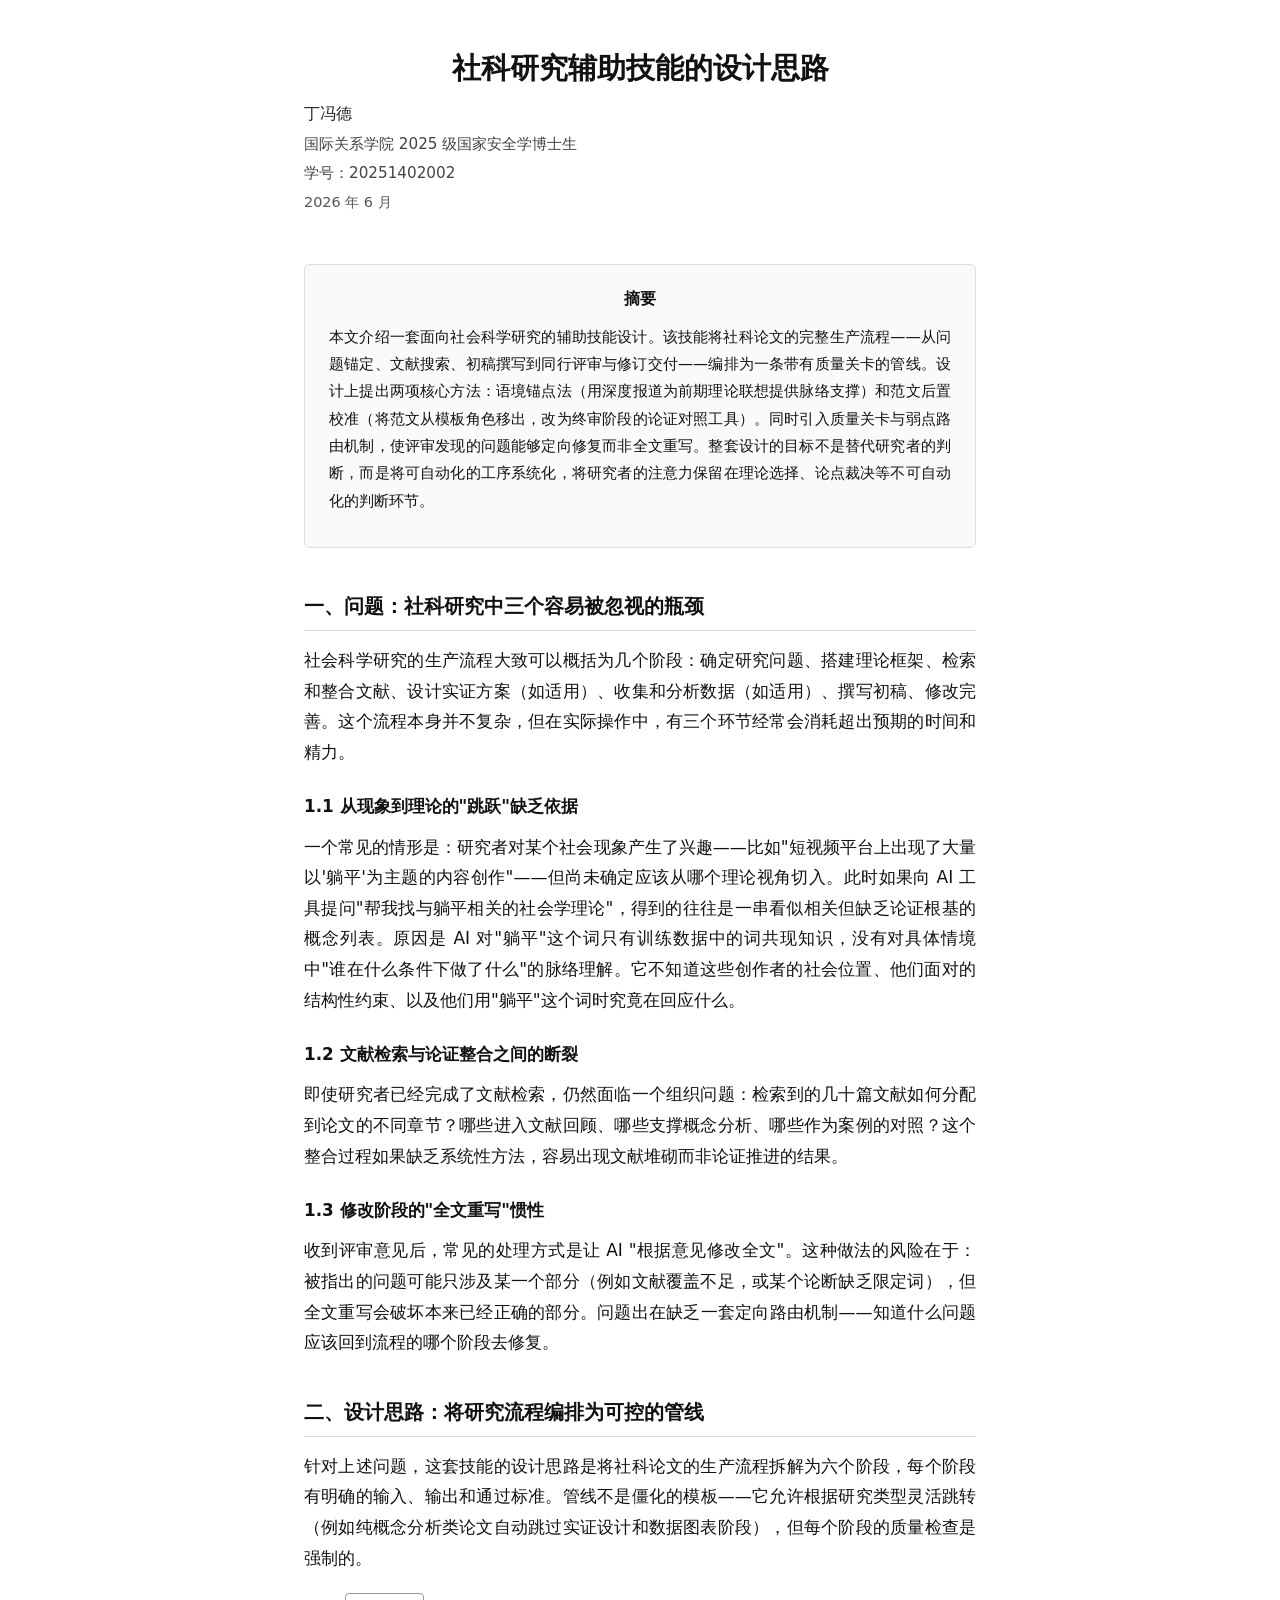
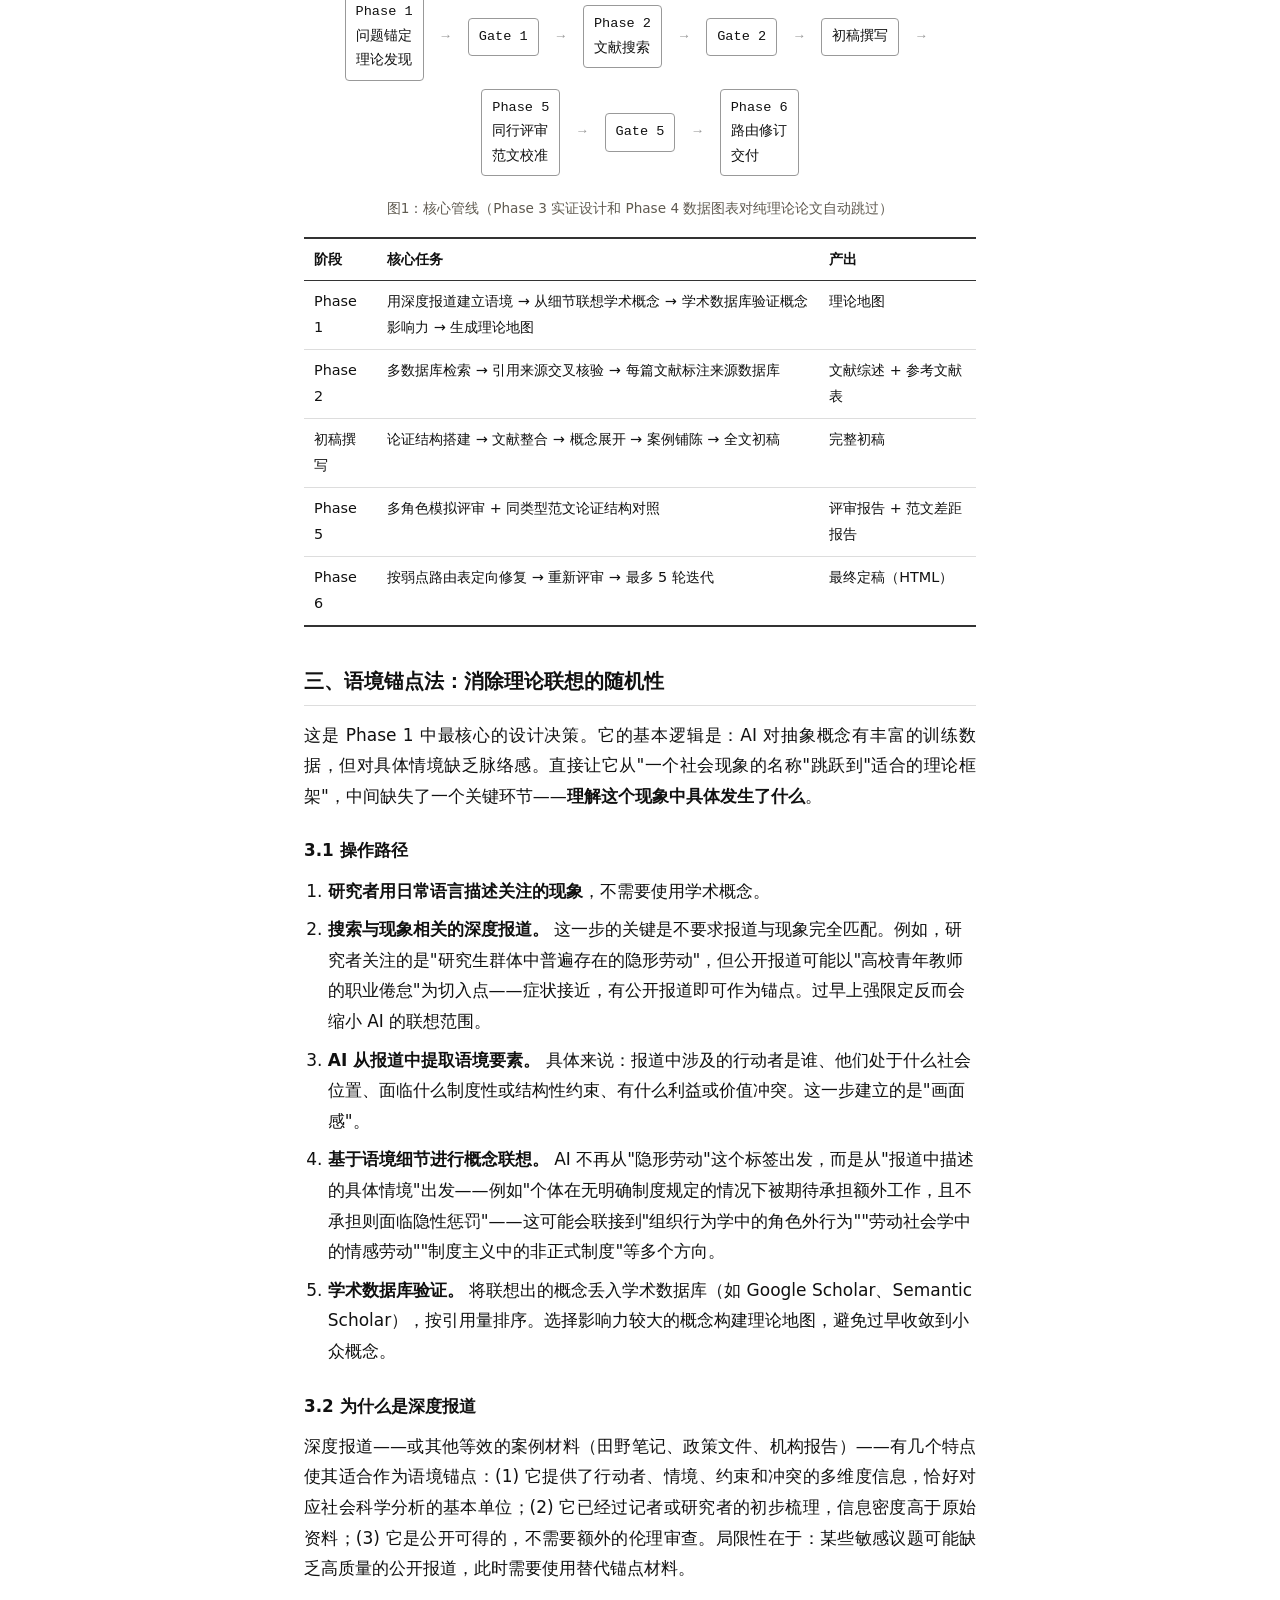
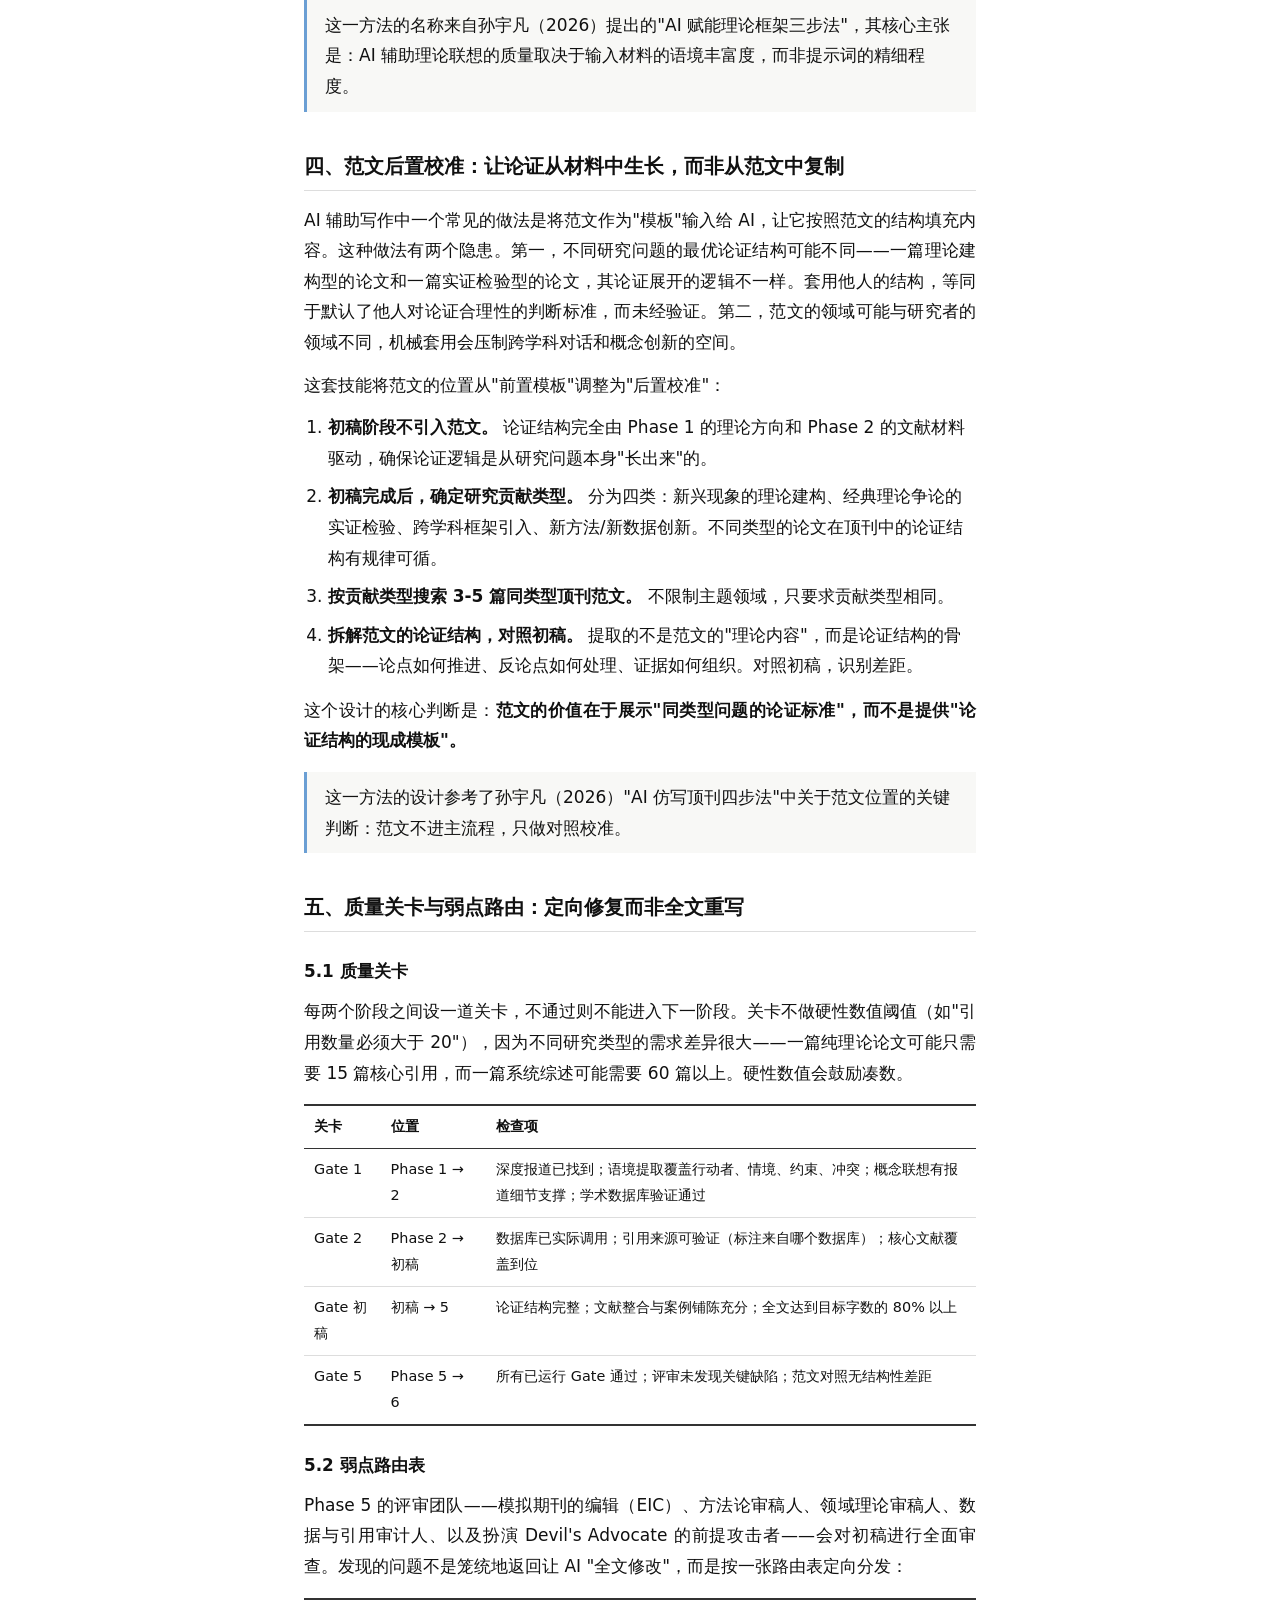
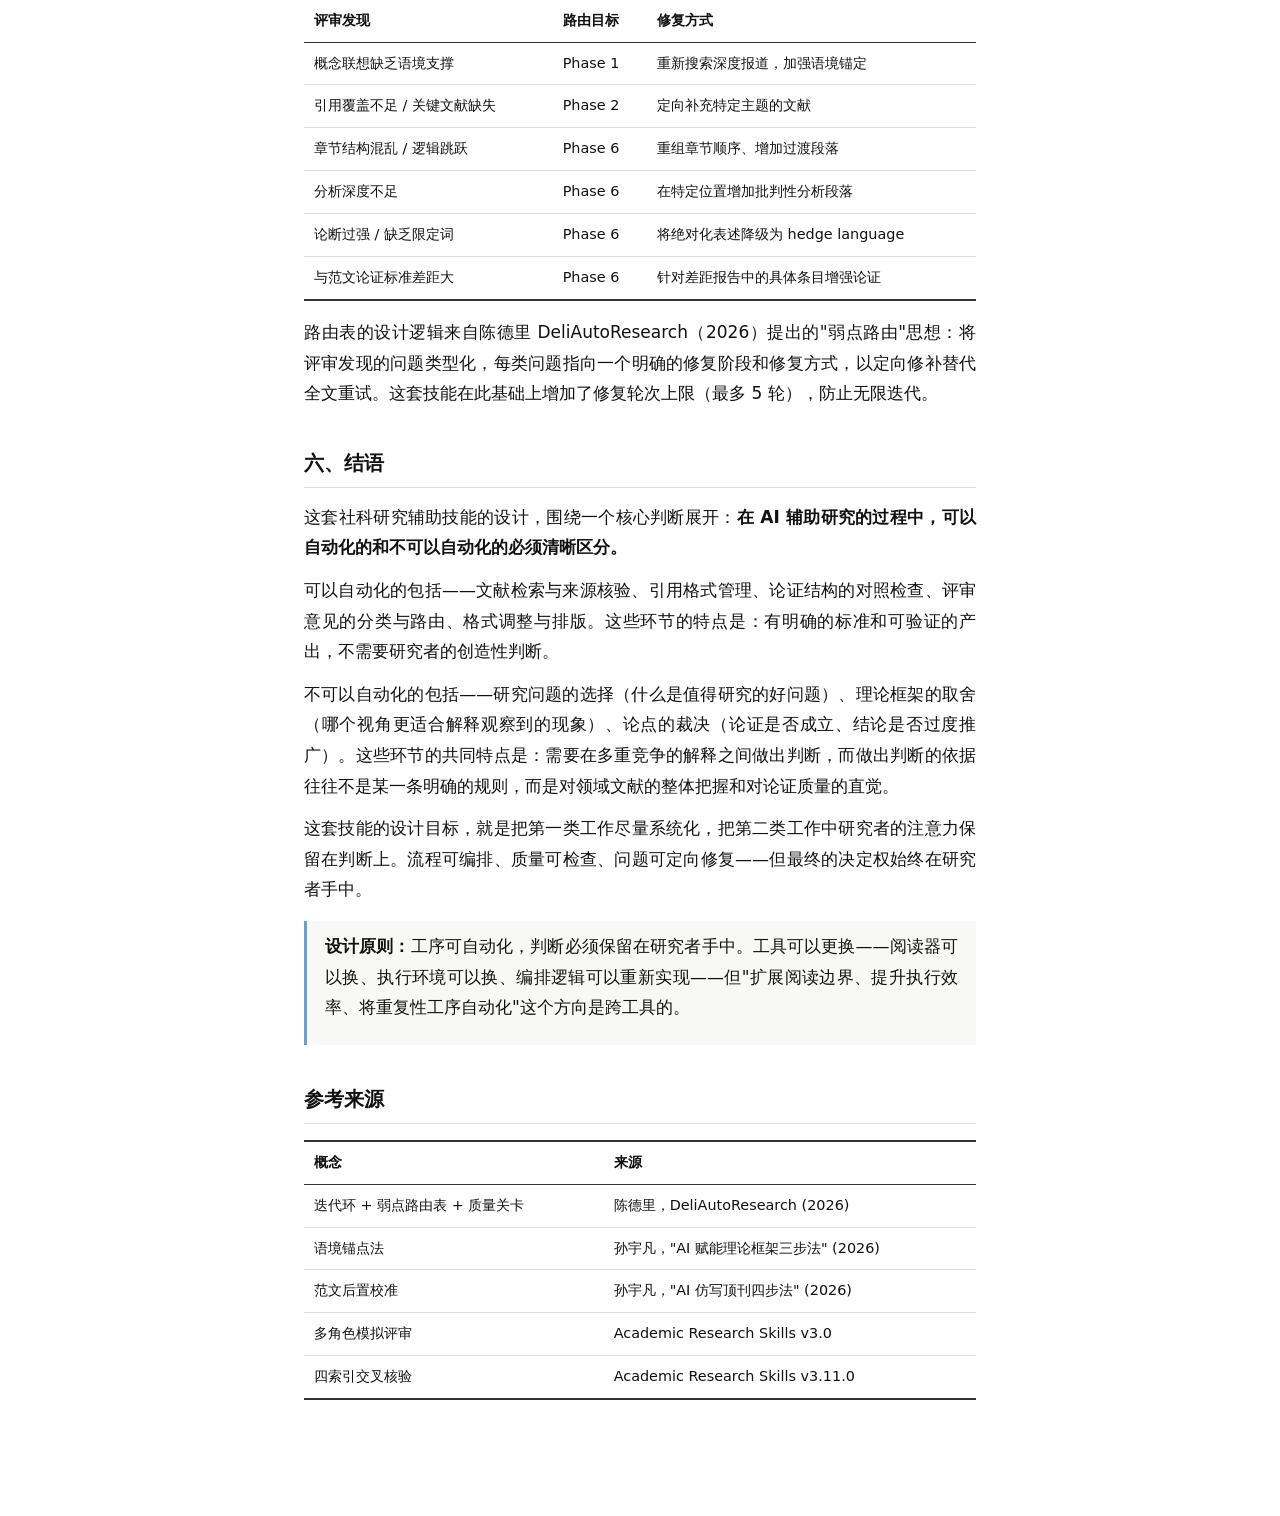
<file: docs/paper.html>
<!DOCTYPE html>
<html lang="zh-CN">
<head>
<meta charset="UTF-8">
<meta name="viewport" content="width=device-width, initial-scale=1">
<title>社科研究辅助技能的设计思路</title>
<style>
:root {
  --paper: #fbfaf5; --ink: #111; --muted: #5f5a50; --accent: #6b9fd4;
}

* { box-sizing: border-box; margin: 0; padding: 0; }

body {
  background: #fff;
  color: var(--ink);
  font-family: "Noto Sans SC", "PingFang SC", "Hiragino Sans GB", system-ui, sans-serif;
  font-size: 17px;
  line-height: 1.8;
  max-width: 720px;
  margin: 0 auto;
  padding: 48px 24px 80px;
}

/* Header */
.paper-header { text-align: center; margin-bottom: 48px; }
.paper-header h1 {
  font-size: 1.8rem; font-weight: 700; line-height: 1.4; margin-bottom: 12px;
}
.paper-header .author { font-size: 1rem; color: #222; margin-bottom: 2px; }
.paper-header .affiliation { font-size: 0.95rem; color: #444; margin-bottom: 2px; }
.paper-header .date { font-size: 0.9rem; color: #555; }

/* Sections */
section { margin-bottom: 36px; }

h2 {
  font-size: 1.25rem; font-weight: 700; margin: 36px 0 14px;
  padding-bottom: 6px; border-bottom: 1px solid #ddd;
}

h3 {
  font-size: 1.05rem; font-weight: 600; margin: 24px 0 10px;
}

p { margin-bottom: 12px; text-align: justify; }

/* Abstract */
.abstract {
  padding: 20px 24px; border: 1px solid #ddd; border-radius: 6px;
  margin-bottom: 40px; font-size: 0.95rem; background: #fafaf8;
}
.abstract h3 { margin-top: 0; font-size: 1rem; text-align: center; }

/* Tables */
table {
  width: 100%; border-collapse: collapse; margin: 16px 0; font-size: 0.9rem;
}
thead th {
  border-top: 2px solid #333; border-bottom: 1px solid #333;
  padding: 8px 10px; text-align: left; font-weight: 600;
}
tbody td {
  border-bottom: 1px solid #ddd; padding: 8px 10px; vertical-align: top;
}
tbody tr:last-child td { border-bottom: 2px solid #333; }

/* Lists */
ol, ul { margin: 8px 0 14px 1.4em; }
li { margin-bottom: 8px; }

/* Blockquote */
blockquote {
  margin: 16px 0; padding: 10px 18px;
  border-left: 3px solid var(--accent); background: #f8f8f6;
}

/* Simple flow */
.flow {
  display: flex; flex-wrap: wrap; gap: 8px; align-items: center; justify-content: center;
  margin: 20px 0; font-size: 0.85rem; font-family: monospace;
}
.flow span { padding: 6px 10px; border: 1px solid #999; border-radius: 4px; }
.flow .arr { border: none; color: #999; }

/* Print */
@media print {
  @page { size: A4; margin: 2cm; }
  body { padding: 0; font-size: 12pt; }
}
</style>
</head>
<body>

<div class="paper-header">
  <h1>社科研究辅助技能的设计思路</h1>
  <p class="author">丁冯德</p>
  <p class="affiliation">国际关系学院 2025 级国家安全学博士生</p>
  <p class="affiliation">学号：20251402002</p>
  <p class="date">2026 年 6 月</p>
</div>

<div class="abstract">
  <h3>摘要</h3>
  <p>本文介绍一套面向社会科学研究的辅助技能设计。该技能将社科论文的完整生产流程——从问题锚定、文献搜索、初稿撰写到同行评审与修订交付——编排为一条带有质量关卡的管线。设计上提出两项核心方法：语境锚点法（用深度报道为前期理论联想提供脉络支撑）和范文后置校准（将范文从模板角色移出，改为终审阶段的论证对照工具）。同时引入质量关卡与弱点路由机制，使评审发现的问题能够定向修复而非全文重写。整套设计的目标不是替代研究者的判断，而是将可自动化的工序系统化，将研究者的注意力保留在理论选择、论点裁决等不可自动化的判断环节。</p>
</div>

<!-- ===== 1. 问题 ===== -->
<section>
  <h2>一、问题：社科研究中三个容易被忽视的瓶颈</h2>

  <p>社会科学研究的生产流程大致可以概括为几个阶段：确定研究问题、搭建理论框架、检索和整合文献、设计实证方案（如适用）、收集和分析数据（如适用）、撰写初稿、修改完善。这个流程本身并不复杂，但在实际操作中，有三个环节经常会消耗超出预期的时间和精力。</p>

  <h3>1.1 从现象到理论的"跳跃"缺乏依据</h3>
  <p>一个常见的情形是：研究者对某个社会现象产生了兴趣——比如"短视频平台上出现了大量以'躺平'为主题的内容创作"——但尚未确定应该从哪个理论视角切入。此时如果向 AI 工具提问"帮我找与躺平相关的社会学理论"，得到的往往是一串看似相关但缺乏论证根基的概念列表。原因是 AI 对"躺平"这个词只有训练数据中的词共现知识，没有对具体情境中"谁在什么条件下做了什么"的脉络理解。它不知道这些创作者的社会位置、他们面对的结构性约束、以及他们用"躺平"这个词时究竟在回应什么。</p>

  <h3>1.2 文献检索与论证整合之间的断裂</h3>
  <p>即使研究者已经完成了文献检索，仍然面临一个组织问题：检索到的几十篇文献如何分配到论文的不同章节？哪些进入文献回顾、哪些支撑概念分析、哪些作为案例的对照？这个整合过程如果缺乏系统性方法，容易出现文献堆砌而非论证推进的结果。</p>

  <h3>1.3 修改阶段的"全文重写"惯性</h3>
  <p>收到评审意见后，常见的处理方式是让 AI "根据意见修改全文"。这种做法的风险在于：被指出的问题可能只涉及某一个部分（例如文献覆盖不足，或某个论断缺乏限定词），但全文重写会破坏本来已经正确的部分。问题出在缺乏一套定向路由机制——知道什么问题应该回到流程的哪个阶段去修复。</p>
</section>

<!-- ===== 2. 设计 ===== -->
<section>
  <h2>二、设计思路：将研究流程编排为可控的管线</h2>

  <p>针对上述问题，这套技能的设计思路是将社科论文的生产流程拆解为六个阶段，每个阶段有明确的输入、输出和通过标准。管线不是僵化的模板——它允许根据研究类型灵活跳转（例如纯概念分析类论文自动跳过实证设计和数据图表阶段），但每个阶段的质量检查是强制的。</p>

  <div class="flow">
    <span>Phase 1<br>问题锚定<br>理论发现</span>
    <span class="arr">→</span>
    <span>Gate 1</span>
    <span class="arr">→</span>
    <span>Phase 2<br>文献搜索</span>
    <span class="arr">→</span>
    <span>Gate 2</span>
    <span class="arr">→</span>
    <span>初稿撰写</span>
    <span class="arr">→</span>
    <span>Phase 5<br>同行评审<br>范文校准</span>
    <span class="arr">→</span>
    <span>Gate 5</span>
    <span class="arr">→</span>
    <span>Phase 6<br>路由修订<br>交付</span>
  </div>

  <p style="text-align:center;font-size:0.85rem;color:var(--muted)">图1：核心管线（Phase 3 实证设计和 Phase 4 数据图表对纯理论论文自动跳过）</p>

  <table>
    <thead>
      <tr><th>阶段</th><th>核心任务</th><th>产出</th></tr>
    </thead>
    <tbody>
      <tr><td>Phase 1</td><td>用深度报道建立语境 → 从细节联想学术概念 → 学术数据库验证概念影响力 → 生成理论地图</td><td>理论地图</td></tr>
      <tr><td>Phase 2</td><td>多数据库检索 → 引用来源交叉核验 → 每篇文献标注来源数据库</td><td>文献综述 + 参考文献表</td></tr>
      <tr><td>初稿撰写</td><td>论证结构搭建 → 文献整合 → 概念展开 → 案例铺陈 → 全文初稿</td><td>完整初稿</td></tr>
      <tr><td>Phase 5</td><td>多角色模拟评审 + 同类型范文论证结构对照</td><td>评审报告 + 范文差距报告</td></tr>
      <tr><td>Phase 6</td><td>按弱点路由表定向修复 → 重新评审 → 最多 5 轮迭代</td><td>最终定稿（HTML）</td></tr>
    </tbody>
  </table>
</section>

<!-- ===== 3. 语境锚点法 ===== -->
<section>
  <h2>三、语境锚点法：消除理论联想的随机性</h2>

  <p>这是 Phase 1 中最核心的设计决策。它的基本逻辑是：AI 对抽象概念有丰富的训练数据，但对具体情境缺乏脉络感。直接让它从"一个社会现象的名称"跳跃到"适合的理论框架"，中间缺失了一个关键环节——<strong>理解这个现象中具体发生了什么</strong>。</p>

  <h3>3.1 操作路径</h3>
  <ol>
    <li><strong>研究者用日常语言描述关注的现象</strong>，不需要使用学术概念。</li>
    <li><strong>搜索与现象相关的深度报道。</strong> 这一步的关键是不要求报道与现象完全匹配。例如，研究者关注的是"研究生群体中普遍存在的隐形劳动"，但公开报道可能以"高校青年教师的职业倦怠"为切入点——症状接近，有公开报道即可作为锚点。过早上强限定反而会缩小 AI 的联想范围。</li>
    <li><strong>AI 从报道中提取语境要素。</strong> 具体来说：报道中涉及的行动者是谁、他们处于什么社会位置、面临什么制度性或结构性约束、有什么利益或价值冲突。这一步建立的是"画面感"。</li>
    <li><strong>基于语境细节进行概念联想。</strong> AI 不再从"隐形劳动"这个标签出发，而是从"报道中描述的具体情境"出发——例如"个体在无明确制度规定的情况下被期待承担额外工作，且不承担则面临隐性惩罚"——这可能会联接到"组织行为学中的角色外行为""劳动社会学中的情感劳动""制度主义中的非正式制度"等多个方向。</li>
    <li><strong>学术数据库验证。</strong> 将联想出的概念丢入学术数据库（如 Google Scholar、Semantic Scholar），按引用量排序。选择影响力较大的概念构建理论地图，避免过早收敛到小众概念。</li>
  </ol>

  <h3>3.2 为什么是深度报道</h3>
  <p>深度报道——或其他等效的案例材料（田野笔记、政策文件、机构报告）——有几个特点使其适合作为语境锚点：(1) 它提供了行动者、情境、约束和冲突的多维度信息，恰好对应社会科学分析的基本单位；(2) 它已经过记者或研究者的初步梳理，信息密度高于原始资料；(3) 它是公开可得的，不需要额外的伦理审查。局限性在于：某些敏感议题可能缺乏高质量的公开报道，此时需要使用替代锚点材料。</p>

  <blockquote>
    这一方法的名称来自孙宇凡（2026）提出的"AI 赋能理论框架三步法"，其核心主张是：AI 辅助理论联想的质量取决于输入材料的语境丰富度，而非提示词的精细程度。
  </blockquote>
</section>

<!-- ===== 4. 范文后置校准 ===== -->
<section>
  <h2>四、范文后置校准：让论证从材料中生长，而非从范文中复制</h2>

  <p>AI 辅助写作中一个常见的做法是将范文作为"模板"输入给 AI，让它按照范文的结构填充内容。这种做法有两个隐患。第一，不同研究问题的最优论证结构可能不同——一篇理论建构型的论文和一篇实证检验型的论文，其论证展开的逻辑不一样。套用他人的结构，等同于默认了他人对论证合理性的判断标准，而未经验证。第二，范文的领域可能与研究者的领域不同，机械套用会压制跨学科对话和概念创新的空间。</p>

  <p>这套技能将范文的位置从"前置模板"调整为"后置校准"：</p>

  <ol>
    <li><strong>初稿阶段不引入范文。</strong> 论证结构完全由 Phase 1 的理论方向和 Phase 2 的文献材料驱动，确保论证逻辑是从研究问题本身"长出来"的。</li>
    <li><strong>初稿完成后，确定研究贡献类型。</strong> 分为四类：新兴现象的理论建构、经典理论争论的实证检验、跨学科框架引入、新方法/新数据创新。不同类型的论文在顶刊中的论证结构有规律可循。</li>
    <li><strong>按贡献类型搜索 3-5 篇同类型顶刊范文。</strong> 不限制主题领域，只要求贡献类型相同。</li>
    <li><strong>拆解范文的论证结构，对照初稿。</strong> 提取的不是范文的"理论内容"，而是论证结构的骨架——论点如何推进、反论点如何处理、证据如何组织。对照初稿，识别差距。</li>
  </ol>

  <p>这个设计的核心判断是：<strong>范文的价值在于展示"同类型问题的论证标准"，而不是提供"论证结构的现成模板"。</strong></p>

  <blockquote>
    这一方法的设计参考了孙宇凡（2026）"AI 仿写顶刊四步法"中关于范文位置的关键判断：范文不进主流程，只做对照校准。
  </blockquote>
</section>

<!-- ===== 5. 质量关卡 ===== -->
<section>
  <h2>五、质量关卡与弱点路由：定向修复而非全文重写</h2>

  <h3>5.1 质量关卡</h3>
  <p>每两个阶段之间设一道关卡，不通过则不能进入下一阶段。关卡不做硬性数值阈值（如"引用数量必须大于 20"），因为不同研究类型的需求差异很大——一篇纯理论论文可能只需要 15 篇核心引用，而一篇系统综述可能需要 60 篇以上。硬性数值会鼓励凑数。</p>

  <table>
    <thead><tr><th>关卡</th><th>位置</th><th>检查项</th></tr></thead>
    <tbody>
      <tr><td>Gate 1</td><td>Phase 1 → 2</td><td>深度报道已找到；语境提取覆盖行动者、情境、约束、冲突；概念联想有报道细节支撑；学术数据库验证通过</td></tr>
      <tr><td>Gate 2</td><td>Phase 2 → 初稿</td><td>数据库已实际调用；引用来源可验证（标注来自哪个数据库）；核心文献覆盖到位</td></tr>
      <tr><td>Gate 初稿</td><td>初稿 → 5</td><td>论证结构完整；文献整合与案例铺陈充分；全文达到目标字数的 80% 以上</td></tr>
      <tr><td>Gate 5</td><td>Phase 5 → 6</td><td>所有已运行 Gate 通过；评审未发现关键缺陷；范文对照无结构性差距</td></tr>
    </tbody>
  </table>

  <h3>5.2 弱点路由表</h3>
  <p>Phase 5 的评审团队——模拟期刊的编辑（EIC）、方法论审稿人、领域理论审稿人、数据与引用审计人、以及扮演 Devil's Advocate 的前提攻击者——会对初稿进行全面审查。发现的问题不是笼统地返回让 AI "全文修改"，而是按一张路由表定向分发：</p>

  <table>
    <thead><tr><th>评审发现</th><th>路由目标</th><th>修复方式</th></tr></thead>
    <tbody>
      <tr><td>概念联想缺乏语境支撑</td><td>Phase 1</td><td>重新搜索深度报道，加强语境锚定</td></tr>
      <tr><td>引用覆盖不足 / 关键文献缺失</td><td>Phase 2</td><td>定向补充特定主题的文献</td></tr>
      <tr><td>章节结构混乱 / 逻辑跳跃</td><td>Phase 6</td><td>重组章节顺序、增加过渡段落</td></tr>
      <tr><td>分析深度不足</td><td>Phase 6</td><td>在特定位置增加批判性分析段落</td></tr>
      <tr><td>论断过强 / 缺乏限定词</td><td>Phase 6</td><td>将绝对化表述降级为 hedge language</td></tr>
      <tr><td>与范文论证标准差距大</td><td>Phase 6</td><td>针对差距报告中的具体条目增强论证</td></tr>
    </tbody>
  </table>

  <p>路由表的设计逻辑来自陈德里 DeliAutoResearch（2026）提出的"弱点路由"思想：将评审发现的问题类型化，每类问题指向一个明确的修复阶段和修复方式，以定向修补替代全文重试。这套技能在此基础上增加了修复轮次上限（最多 5 轮），防止无限迭代。</p>
</section>

<!-- ===== 6. 总结 ===== -->
<section>
  <h2>六、结语</h2>

  <p>这套社科研究辅助技能的设计，围绕一个核心判断展开：<strong>在 AI 辅助研究的过程中，可以自动化的和不可以自动化的必须清晰区分。</strong></p>

  <p>可以自动化的包括——文献检索与来源核验、引用格式管理、论证结构的对照检查、评审意见的分类与路由、格式调整与排版。这些环节的特点是：有明确的标准和可验证的产出，不需要研究者的创造性判断。</p>

  <p>不可以自动化的包括——研究问题的选择（什么是值得研究的好问题）、理论框架的取舍（哪个视角更适合解释观察到的现象）、论点的裁决（论证是否成立、结论是否过度推广）。这些环节的共同特点是：需要在多重竞争的解释之间做出判断，而做出判断的依据往往不是某一条明确的规则，而是对领域文献的整体把握和对论证质量的直觉。</p>

  <p>这套技能的设计目标，就是把第一类工作尽量系统化，把第二类工作中研究者的注意力保留在判断上。流程可编排、质量可检查、问题可定向修复——但最终的决定权始终在研究者手中。</p>

  <blockquote>
    <p><strong>设计原则：</strong>工序可自动化，判断必须保留在研究者手中。工具可以更换——阅读器可以换、执行环境可以换、编排逻辑可以重新实现——但"扩展阅读边界、提升执行效率、将重复性工序自动化"这个方向是跨工具的。</p>
  </blockquote>
</section>

<section>
  <h2>参考来源</h2>
  <table>
    <thead><tr><th>概念</th><th>来源</th></tr></thead>
    <tbody>
      <tr><td>迭代环 + 弱点路由表 + 质量关卡</td><td>陈德里，DeliAutoResearch (2026)</td></tr>
      <tr><td>语境锚点法</td><td>孙宇凡，"AI 赋能理论框架三步法" (2026)</td></tr>
      <tr><td>范文后置校准</td><td>孙宇凡，"AI 仿写顶刊四步法" (2026)</td></tr>
      <tr><td>多角色模拟评审</td><td>Academic Research Skills v3.0</td></tr>
      <tr><td>四索引交叉核验</td><td>Academic Research Skills v3.11.0</td></tr>
    </tbody>
  </table>
</section>

</body>
</html>
</file>
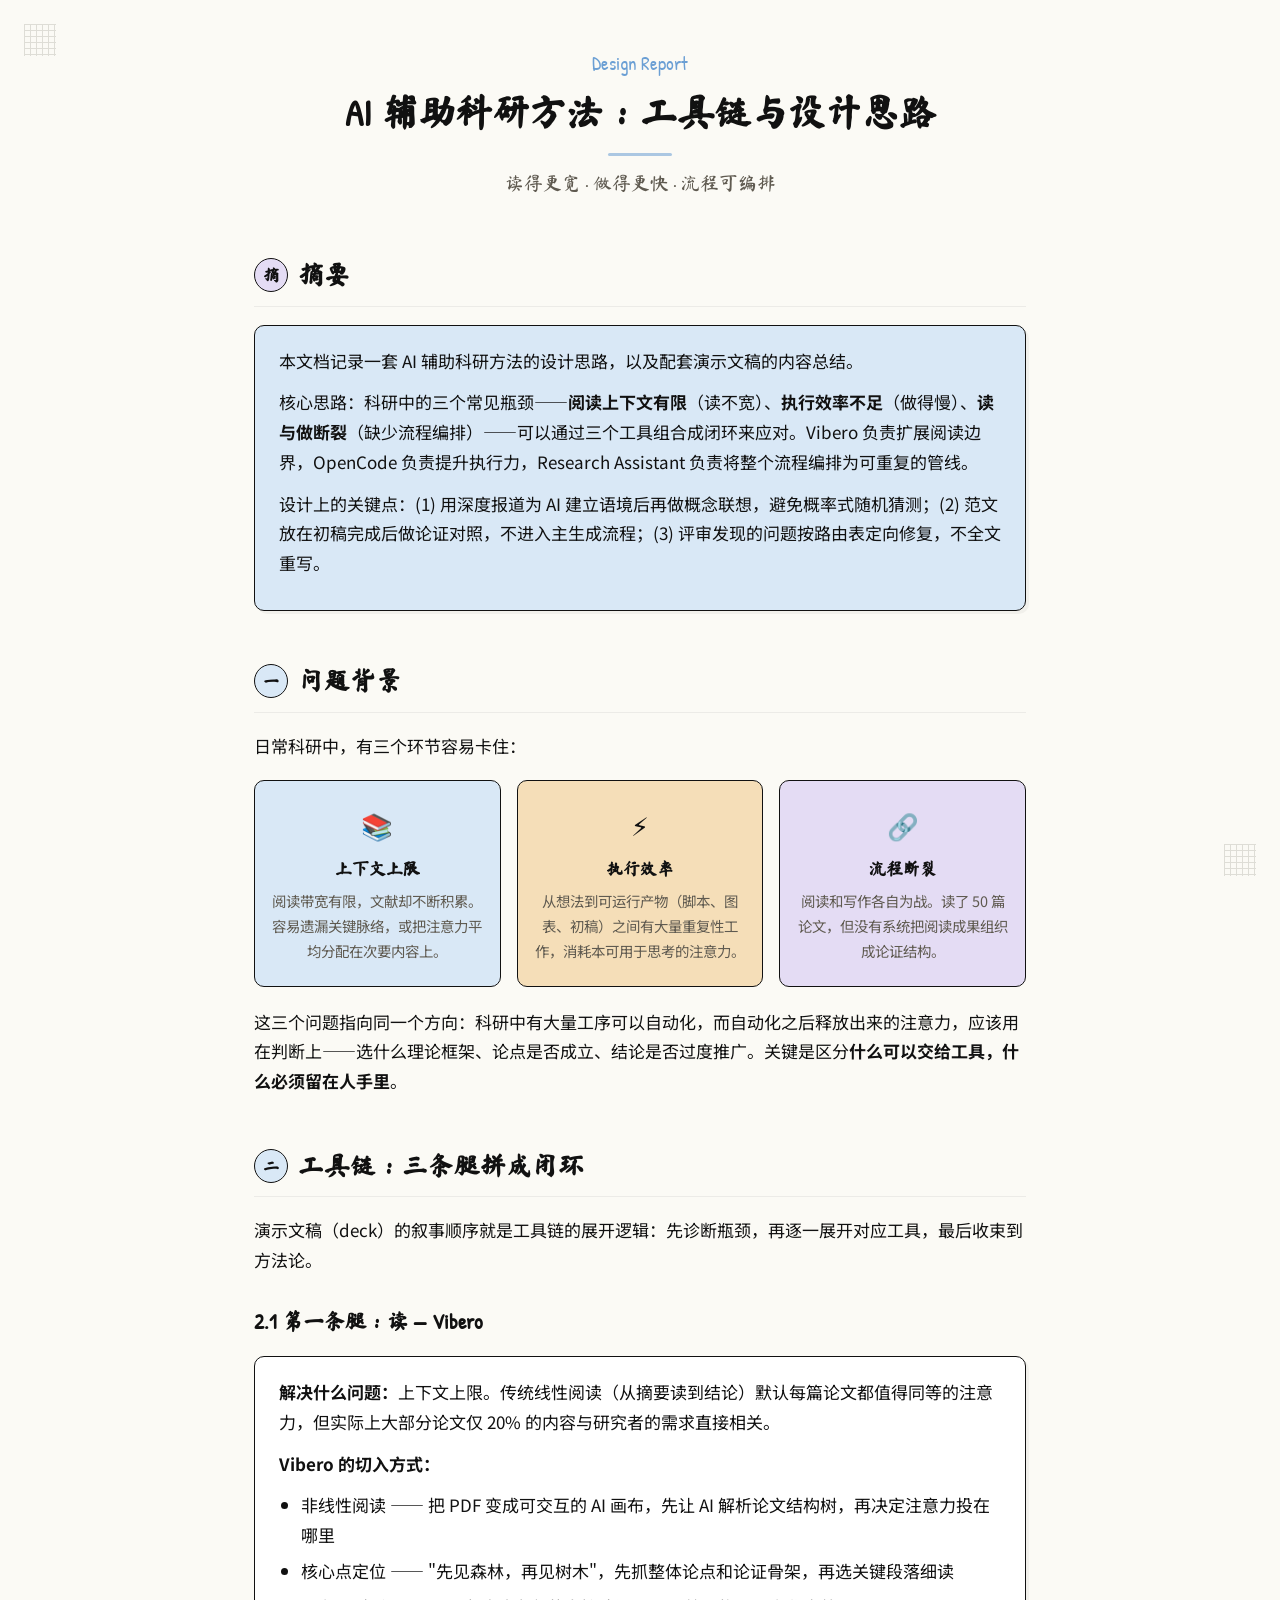
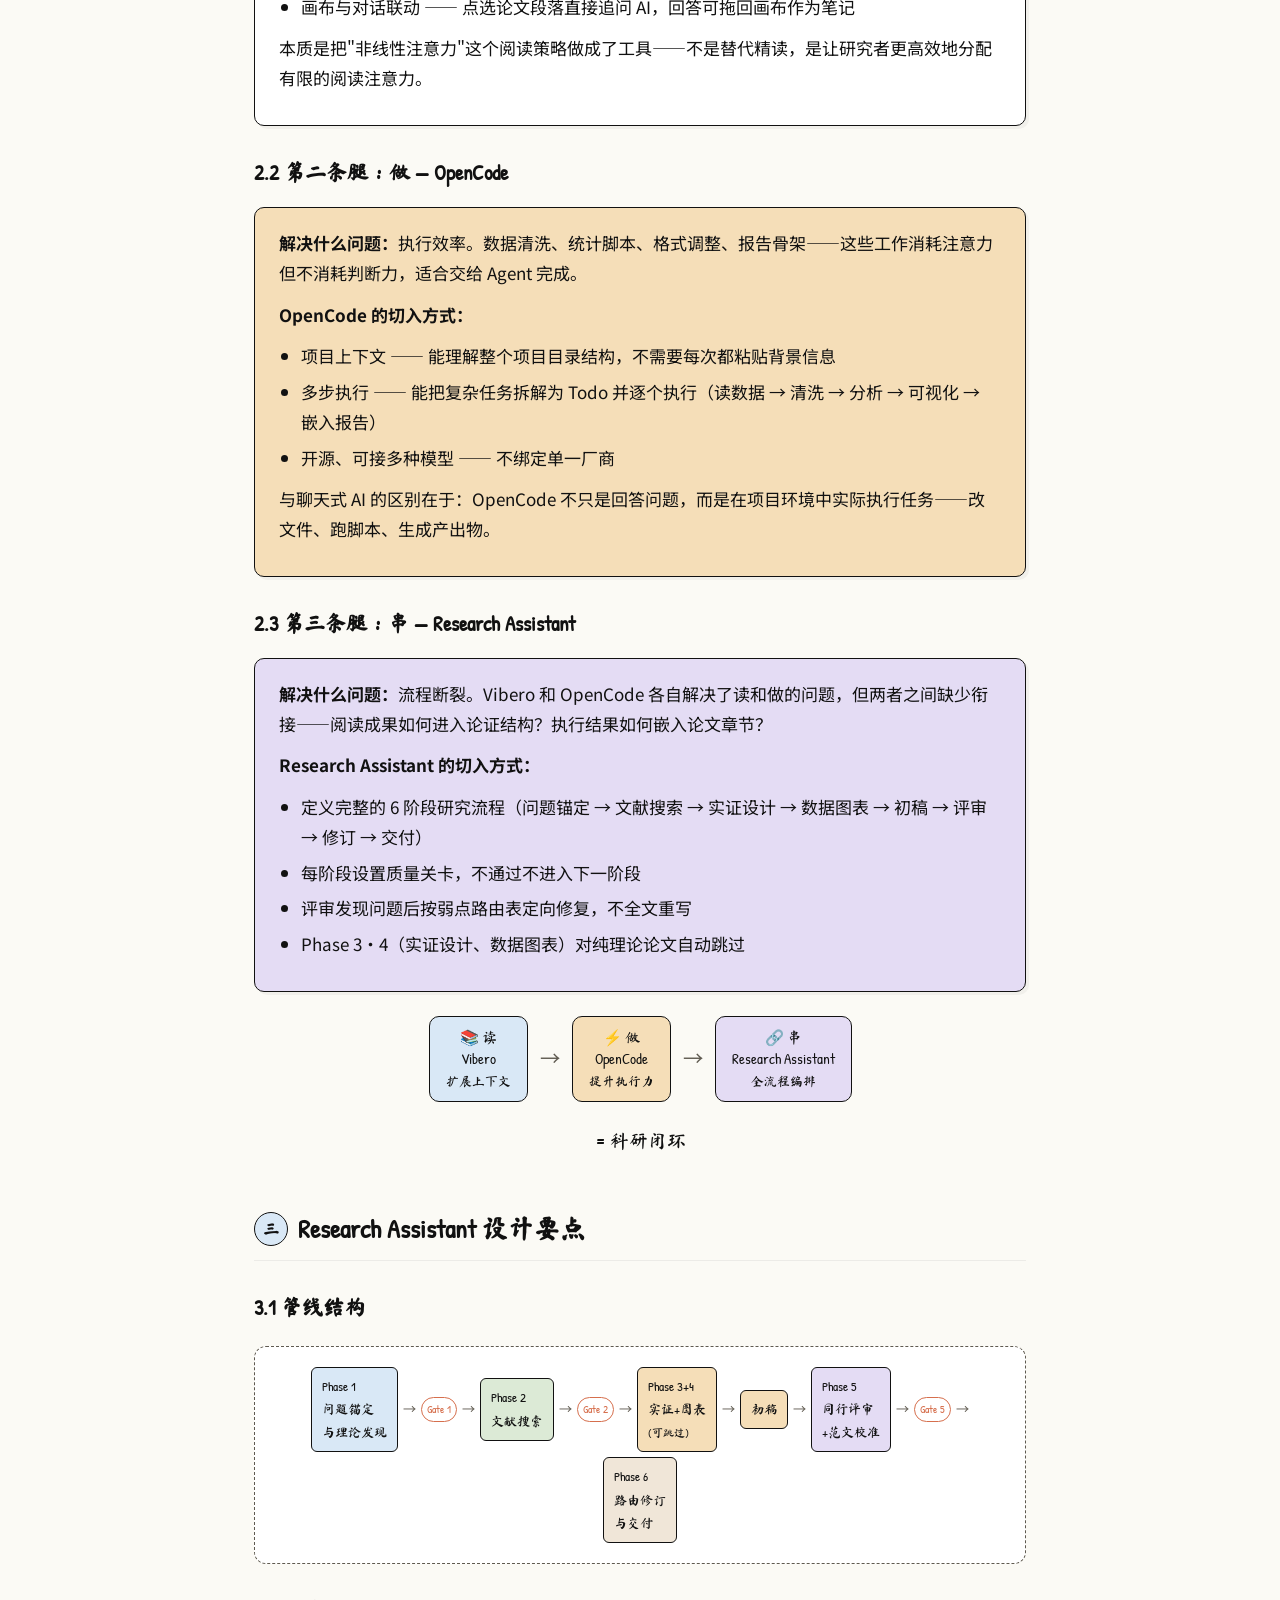
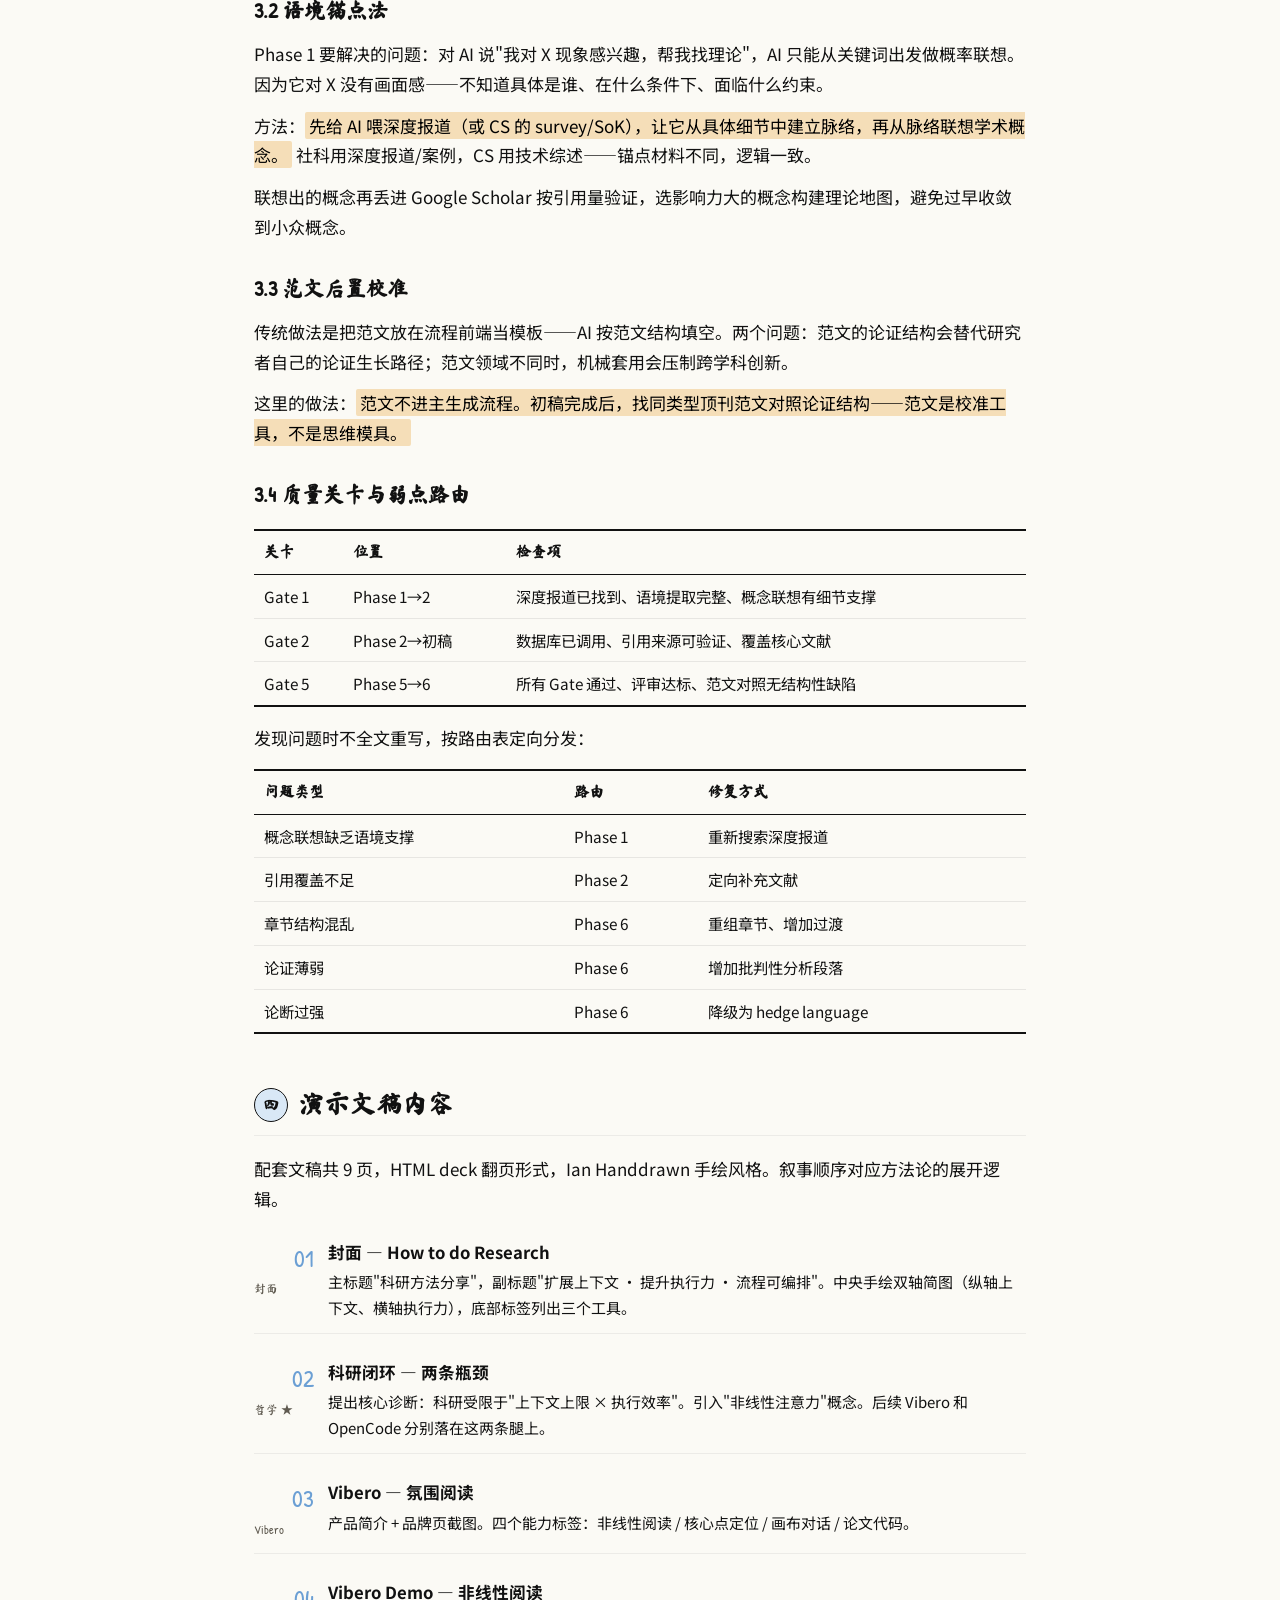
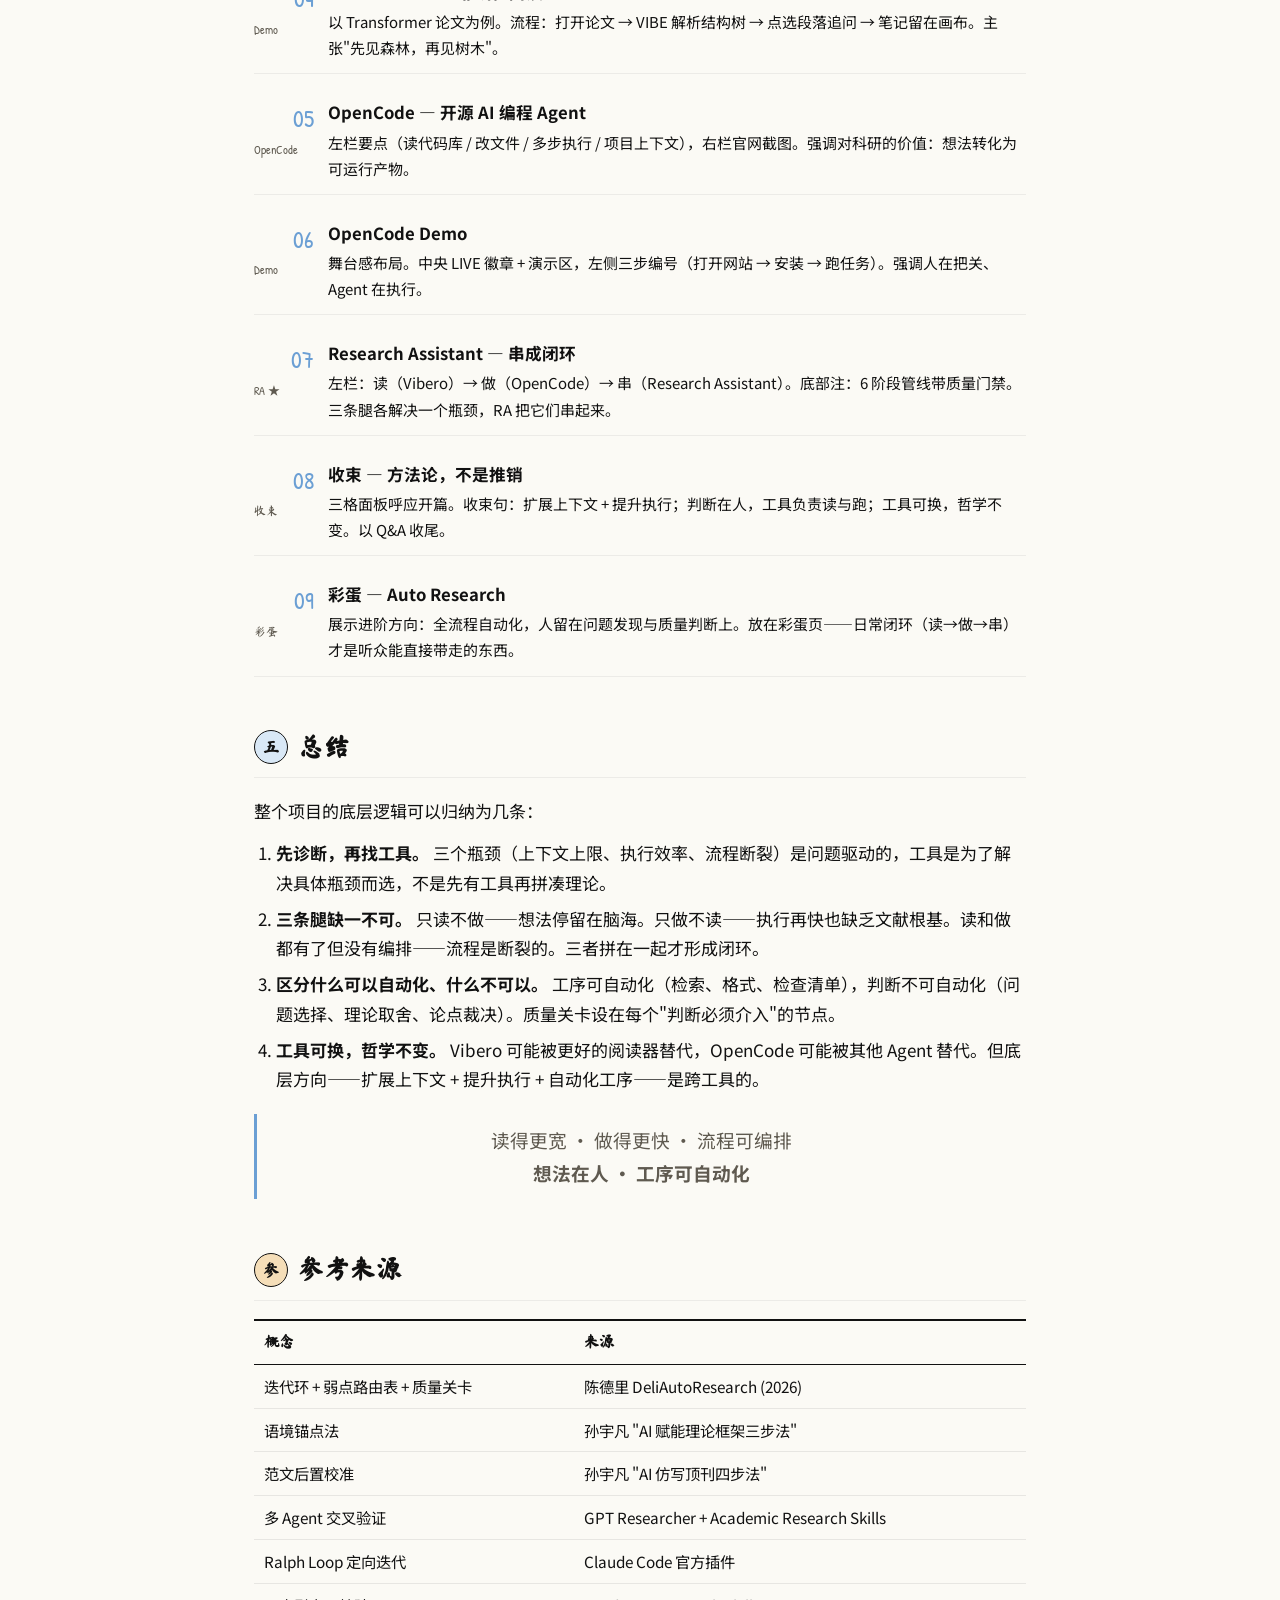
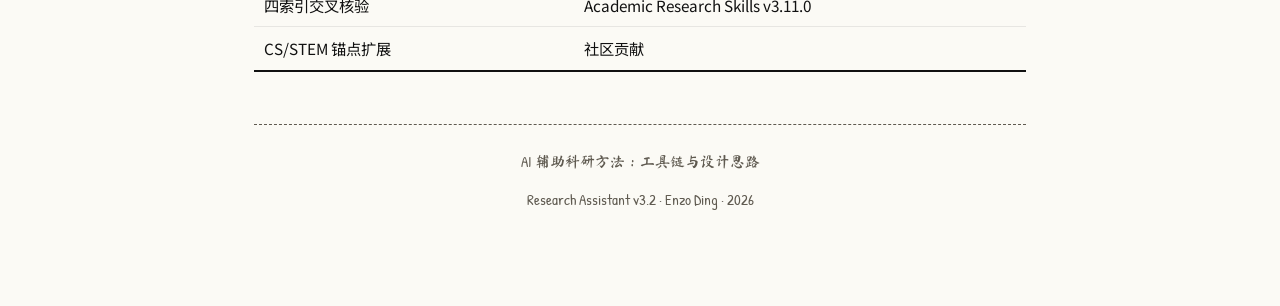
<file: docs/report.html>
<!DOCTYPE html>
<html lang="zh-CN">
<head>
<meta charset="UTF-8">
<meta name="viewport" content="width=device-width, initial-scale=1">
<title>AI 辅助科研方法：工具链与设计思路</title>
<link rel="preconnect" href="https://fonts.googleapis.com">
<link href="https://fonts.googleapis.com/css2?family=Ma+Shan+Zheng&family=Noto+Sans+SC:wght@400;500;600;700&family=Patrick+Hand&display=swap" rel="stylesheet">
<style>
:root {
  --paper: #fbfaf5;
  --ink: #111;
  --muted: #5f5a50;
  --blue: #d9e8f6;
  --green: #dcead6;
  --peach: #f5deb8;
  --lavender: #e4dcf4;
  --accent: #6b9fd4;
  --font-hand: "Patrick Hand", "Ma Shan Zheng", "Noto Sans SC", cursive;
  --font-body: "Noto Sans SC", system-ui, sans-serif;
}

* { box-sizing: border-box; margin: 0; padding: 0; }

html { font-size: 17px; scroll-behavior: smooth; }

body {
  background: var(--paper);
  color: var(--ink);
  font-family: var(--font-body);
  line-height: 1.75;
  padding: 48px 24px 80px;
  max-width: 820px;
  margin: 0 auto;
}

/* subtle corner marks */
body::before, body::after {
  content: ""; position: fixed; width: 32px; height: 32px; opacity: 0.18;
  background:
    linear-gradient(var(--muted) 1px, transparent 1px) 0 0 / 6px 6px,
    linear-gradient(90deg, var(--muted) 1px, transparent 1px) 0 0 / 6px 6px;
  pointer-events: none;
}
body::before { top: 24px; left: 24px; }
body::after  { bottom: 24px; right: 24px; }

/* Header */
header {
  text-align: center;
  margin-bottom: 52px;
}
header .kicker {
  font-family: var(--font-hand); font-size: 1.1rem; color: var(--accent); margin-bottom: 8px;
}
header h1 {
  font-family: var(--font-hand); font-size: 2.2rem; font-weight: 600; line-height: 1.3;
}
header h1::after {
  content: ""; display: block; width: 64px; height: 3px; margin: 16px auto 0;
  background: var(--accent); opacity: 0.55; border-radius: 2px;
}
header .subtitle {
  font-family: var(--font-hand); font-size: 1.1rem; color: var(--muted); margin-top: 12px;
}

/* Sections */
section { margin-bottom: 48px; }

h2 {
  font-family: var(--font-hand); font-size: 1.5rem; font-weight: 600;
  margin-bottom: 18px; padding-bottom: 8px;
  border-bottom: 1px solid rgba(0,0,0,0.06);
  display: flex; align-items: center; gap: 10px;
}
h2 .num {
  display: inline-flex; align-items: center; justify-content: center;
  width: 34px; height: 34px; border: 1.5px solid var(--ink);
  border-radius: 50%; font-size: 0.95rem; flex-shrink: 0; background: var(--blue);
}

h3 {
  font-family: var(--font-hand); font-size: 1.25rem; font-weight: 600; margin: 28px 0 10px;
}

p { margin-bottom: 12px; }

/* Simple cards */
.card {
  border: 1.5px solid var(--ink);
  border-radius: 10px;
  padding: 20px 24px;
  background: #fff;
  margin: 16px 0;
  box-shadow: 3px 3px 0 rgba(0,0,0,0.04);
}

/* Three columns */
.three-col {
  display: grid; grid-template-columns: 1fr 1fr 1fr; gap: 16px; margin: 20px 0;
}
.three-col .col {
  text-align: center; padding: 22px 14px;
  border: 1.5px solid var(--ink); border-radius: 10px;
}
.three-col .col.v { background: var(--blue); }
.three-col .col.o { background: var(--peach); }
.three-col .col.r { background: var(--lavender); }
.three-col .col .icon { font-size: 1.5rem; margin-bottom: 6px; }
.three-col .col h4 { font-family: var(--font-hand); font-size: 1rem; margin: 0 0 4px; }
.three-col .col p { font-size: 0.85rem; color: var(--muted); margin: 0; }

/* Flow bar */
.flow-bar {
  display: flex; flex-wrap: wrap; gap: 12px; align-items: center; justify-content: center;
  margin: 24px 0; font-family: var(--font-hand); font-size: 0.9rem;
}
.flow-bar .node {
  padding: 10px 16px; border: 1.5px solid var(--ink); border-radius: 10px;
  text-align: center; line-height: 1.4;
}
.flow-bar .node.b { background: var(--blue); }
.flow-bar .node.p { background: var(--peach); }
.flow-bar .node.l { background: var(--lavender); }
.flow-bar .arrow { font-size: 1.2rem; color: var(--muted); }

/* Pipeline diagram */
.pipe-box {
  margin: 20px 0; padding: 20px; border: 1.5px dashed var(--muted);
  border-radius: 12px; background: #fff; overflow-x: auto;
}
.pipe-box .row {
  display: flex; flex-wrap: wrap; gap: 5px; align-items: center; justify-content: center;
  font-family: var(--font-hand); font-size: 0.78rem;
}
.pipe-box .box {
  padding: 7px 10px; border: 1.5px solid var(--ink); border-radius: 6px; white-space: nowrap;
}
.pipe-box .box.b1 { background: var(--blue); }
.pipe-box .box.b2 { background: var(--green); }
.pipe-box .box.bd { background: var(--peach); }
.pipe-box .box.b5 { background: var(--lavender); }
.pipe-box .box.b6 { background: #f0e6d8; }
.pipe-box .arr { color: var(--muted); }
.pipe-box .gate { font-size: 0.62rem; padding: 2px 5px; border: 1px solid #d66f4d; border-radius: 999px; color: #d66f4d; }

/* Slide summaries */
.slide-item {
  display: grid; grid-template-columns: 60px 1fr; gap: 14px; align-items: start;
  margin: 12px 0; padding: 12px 0; border-bottom: 1px solid rgba(0,0,0,0.06);
}
.slide-item .s-num {
  font-family: var(--font-hand); font-size: 1.4rem; color: var(--accent); text-align: right;
}
.slide-item .s-label {
  font-family: var(--font-hand); font-size: 0.7rem; color: var(--muted); display: block;
}
.slide-item h4 { margin: 0 0 2px; font-size: 0.98rem; }
.slide-item p { font-size: 0.88rem; margin: 0; }

/* Table */
table { width: 100%; border-collapse: collapse; margin: 16px 0; font-size: 0.9rem; }
thead th {
  border-top: 2px solid var(--ink); border-bottom: 1.5px solid var(--ink);
  padding: 8px 10px; text-align: left; font-family: var(--font-hand); font-size: 0.9rem;
}
tbody td {
  border-bottom: 1px solid rgba(0,0,0,0.08); padding: 8px 10px; vertical-align: top;
}
tbody tr:last-child td { border-bottom: 2px solid var(--ink); }

/* Quote */
blockquote {
  margin: 20px 0; padding: 10px 18px;
  border-left: 3px solid var(--accent); color: var(--muted);
}

/* Lists */
ul, ol { margin: 8px 0 12px 1.3em; }
li { margin-bottom: 6px; }

/* Tags */
.tags { display: flex; flex-wrap: wrap; gap: 8px; margin: 12px 0; }
.tag {
  font-family: var(--font-hand); font-size: 0.82rem;
  padding: 4px 12px; border: 1.5px solid var(--ink); border-radius: 999px;
}
.tag:nth-child(1) { background: var(--blue); }
.tag:nth-child(2) { background: var(--peach); }
.tag:nth-child(3) { background: var(--lavender); }
.tag:nth-child(4) { background: var(--green); }

mark { background: var(--peach); padding: 1px 4px; border-radius: 2px; }

footer {
  margin-top: 52px; padding-top: 24px;
  border-top: 1.5px dashed var(--muted);
  font-family: var(--font-hand); color: var(--muted);
  font-size: 0.88rem; text-align: center;
}

@media (max-width: 700px) {
  .three-col { grid-template-columns: 1fr; }
  body { padding: 28px 16px 60px; }
}
</style>
</head>
<body>

<header>
  <p class="kicker">Design Report</p>
  <h1>AI 辅助科研方法：工具链与设计思路</h1>
  <p class="subtitle">读得更宽 · 做得更快 · 流程可编排</p>
</header>

<!-- ===== 摘要 ===== -->
<section>
  <h2><span class="num" style="background:var(--lavender)">摘</span> 摘要</h2>
  <div class="card" style="background:var(--blue)">
    <p>本文档记录一套 AI 辅助科研方法的设计思路，以及配套演示文稿的内容总结。</p>
    <p>核心思路：科研中的三个常见瓶颈——<strong>阅读上下文有限</strong>（读不宽）、<strong>执行效率不足</strong>（做得慢）、<strong>读与做断裂</strong>（缺少流程编排）——可以通过三个工具组合成闭环来应对。Vibero 负责扩展阅读边界，OpenCode 负责提升执行力，Research Assistant 负责将整个流程编排为可重复的管线。</p>
    <p>设计上的关键点：(1) 用深度报道为 AI 建立语境后再做概念联想，避免概率式随机猜测；(2) 范文放在初稿完成后做论证对照，不进入主生成流程；(3) 评审发现的问题按路由表定向修复，不全文重写。</p>
  </div>
</section>

<!-- ===== 一、问题背景 ===== -->
<section>
  <h2><span class="num">一</span> 问题背景</h2>

  <p>日常科研中，有三个环节容易卡住：</p>

  <div class="three-col">
    <div class="col v">
      <div class="icon">📚</div>
      <h4>上下文上限</h4>
      <p>阅读带宽有限，文献却不断积累。容易遗漏关键脉络，或把注意力平均分配在次要内容上。</p>
    </div>
    <div class="col o">
      <div class="icon">⚡</div>
      <h4>执行效率</h4>
      <p>从想法到可运行产物（脚本、图表、初稿）之间有大量重复性工作，消耗本可用于思考的注意力。</p>
    </div>
    <div class="col r">
      <div class="icon">🔗</div>
      <h4>流程断裂</h4>
      <p>阅读和写作各自为战。读了 50 篇论文，但没有系统把阅读成果组织成论证结构。</p>
    </div>
  </div>

  <p>这三个问题指向同一个方向：科研中有大量工序可以自动化，而自动化之后释放出来的注意力，应该用在判断上——选什么理论框架、论点是否成立、结论是否过度推广。关键是区分<strong>什么可以交给工具，什么必须留在人手里</strong>。</p>
</section>

<!-- ===== 二、工具链 ===== -->
<section>
  <h2><span class="num">二</span> 工具链：三条腿拼成闭环</h2>

  <p>演示文稿（deck）的叙事顺序就是工具链的展开逻辑：先诊断瓶颈，再逐一展开对应工具，最后收束到方法论。</p>

  <h3>2.1 第一条腿：读 — Vibero</h3>
  <div class="card">
    <p><strong>解决什么问题：</strong>上下文上限。传统线性阅读（从摘要读到结论）默认每篇论文都值得同等的注意力，但实际上大部分论文仅 20% 的内容与研究者的需求直接相关。</p>
    <p><strong>Vibero 的切入方式：</strong></p>
    <ul>
      <li>非线性阅读 —— 把 PDF 变成可交互的 AI 画布，先让 AI 解析论文结构树，再决定注意力投在哪里</li>
      <li>核心点定位 —— "先见森林，再见树木"，先抓整体论点和论证骨架，再选关键段落细读</li>
      <li>画布与对话联动 —— 点选论文段落直接追问 AI，回答可拖回画布作为笔记</li>
    </ul>
    <p>本质是把"非线性注意力"这个阅读策略做成了工具——不是替代精读，是让研究者更高效地分配有限的阅读注意力。</p>
  </div>

  <h3>2.2 第二条腿：做 — OpenCode</h3>
  <div class="card" style="background:var(--peach)">
    <p><strong>解决什么问题：</strong>执行效率。数据清洗、统计脚本、格式调整、报告骨架——这些工作消耗注意力但不消耗判断力，适合交给 Agent 完成。</p>
    <p><strong>OpenCode 的切入方式：</strong></p>
    <ul>
      <li>项目上下文 —— 能理解整个项目目录结构，不需要每次都粘贴背景信息</li>
      <li>多步执行 —— 能把复杂任务拆解为 Todo 并逐个执行（读数据 → 清洗 → 分析 → 可视化 → 嵌入报告）</li>
      <li>开源、可接多种模型 —— 不绑定单一厂商</li>
    </ul>
    <p>与聊天式 AI 的区别在于：OpenCode 不只是回答问题，而是在项目环境中实际执行任务——改文件、跑脚本、生成产出物。</p>
  </div>

  <h3>2.3 第三条腿：串 — Research Assistant</h3>
  <div class="card" style="background:var(--lavender)">
    <p><strong>解决什么问题：</strong>流程断裂。Vibero 和 OpenCode 各自解决了读和做的问题，但两者之间缺少衔接——阅读成果如何进入论证结构？执行结果如何嵌入论文章节？</p>
    <p><strong>Research Assistant 的切入方式：</strong></p>
    <ul>
      <li>定义完整的 6 阶段研究流程（问题锚定 → 文献搜索 → 实证设计 → 数据图表 → 初稿 → 评审 → 修订 → 交付）</li>
      <li>每阶段设置质量关卡，不通过不进入下一阶段</li>
      <li>评审发现问题后按弱点路由表定向修复，不全文重写</li>
      <li>Phase 3·4（实证设计、数据图表）对纯理论论文自动跳过</li>
    </ul>
  </div>

  <div class="flow-bar">
    <span class="node b">📚 读<br>Vibero<br><small>扩展上下文</small></span>
    <span class="arrow">→</span>
    <span class="node p">⚡ 做<br>OpenCode<br><small>提升执行力</small></span>
    <span class="arrow">→</span>
    <span class="node l">🔗 串<br>Research Assistant<br><small>全流程编排</small></span>
  </div>

  <p style="text-align:center;font-family:var(--font-hand);font-size:1.1rem;margin-top:4px">= 科研闭环</p>
</section>

<!-- ===== 三、Research Assistant 设计 ===== -->
<section>
  <h2><span class="num">三</span> Research Assistant 设计要点</h2>

  <h3>3.1 管线结构</h3>

  <div class="pipe-box">
    <div class="row">
      <span class="box b1">Phase 1<br>问题锚定<br>与理论发现</span>
      <span class="arr">→</span>
      <span class="gate">Gate 1</span>
      <span class="arr">→</span>
      <span class="box b2">Phase 2<br>文献搜索</span>
      <span class="arr">→</span>
      <span class="gate">Gate 2</span>
      <span class="arr">→</span>
      <span class="box bd">Phase 3+4<br>实证+图表<br><small>(可跳过)</small></span>
      <span class="arr">→</span>
      <span class="box bd">初稿</span>
      <span class="arr">→</span>
      <span class="box b5">Phase 5<br>同行评审<br>+范文校准</span>
      <span class="arr">→</span>
      <span class="gate">Gate 5</span>
      <span class="arr">→</span>
      <span class="box b6">Phase 6<br>路由修订<br>与交付</span>
    </div>
  </div>

  <h3>3.2 语境锚点法</h3>
  <p>Phase 1 要解决的问题：对 AI 说"我对 X 现象感兴趣，帮我找理论"，AI 只能从关键词出发做概率联想。因为它对 X 没有画面感——不知道具体是谁、在什么条件下、面临什么约束。</p>
  <p>方法：<mark>先给 AI 喂深度报道（或 CS 的 survey/SoK），让它从具体细节中建立脉络，再从脉络联想学术概念。</mark> 社科用深度报道/案例，CS 用技术综述——锚点材料不同，逻辑一致。</p>
  <p>联想出的概念再丢进 Google Scholar 按引用量验证，选影响力大的概念构建理论地图，避免过早收敛到小众概念。</p>

  <h3>3.3 范文后置校准</h3>
  <p>传统做法是把范文放在流程前端当模板——AI 按范文结构填空。两个问题：范文的论证结构会替代研究者自己的论证生长路径；范文领域不同时，机械套用会压制跨学科创新。</p>
  <p>这里的做法：<mark>范文不进主生成流程。初稿完成后，找同类型顶刊范文对照论证结构——范文是校准工具，不是思维模具。</mark></p>

  <h3>3.4 质量关卡与弱点路由</h3>

  <table>
    <thead><tr><th>关卡</th><th>位置</th><th>检查项</th></tr></thead>
    <tbody>
      <tr><td>Gate 1</td><td>Phase 1→2</td><td>深度报道已找到、语境提取完整、概念联想有细节支撑</td></tr>
      <tr><td>Gate 2</td><td>Phase 2→初稿</td><td>数据库已调用、引用来源可验证、覆盖核心文献</td></tr>
      <tr><td>Gate 5</td><td>Phase 5→6</td><td>所有 Gate 通过、评审达标、范文对照无结构性缺陷</td></tr>
    </tbody>
  </table>

  <p>发现问题时不全文重写，按路由表定向分发：</p>
  <table>
    <thead><tr><th>问题类型</th><th>路由</th><th>修复方式</th></tr></thead>
    <tbody>
      <tr><td>概念联想缺乏语境支撑</td><td>Phase 1</td><td>重新搜索深度报道</td></tr>
      <tr><td>引用覆盖不足</td><td>Phase 2</td><td>定向补充文献</td></tr>
      <tr><td>章节结构混乱</td><td>Phase 6</td><td>重组章节、增加过渡</td></tr>
      <tr><td>论证薄弱</td><td>Phase 6</td><td>增加批判性分析段落</td></tr>
      <tr><td>论断过强</td><td>Phase 6</td><td>降级为 hedge language</td></tr>
    </tbody>
  </table>
</section>

<!-- ===== 四、PPT 演示结构 ===== -->
<section>
  <h2><span class="num">四</span> 演示文稿内容</h2>

  <p>配套文稿共 9 页，HTML deck 翻页形式，Ian Handdrawn 手绘风格。叙事顺序对应方法论的展开逻辑。</p>

  <div class="slide-item">
    <div><div class="s-num">01</div><span class="s-label">封面</span></div>
    <div>
      <h4>封面 — How to do Research</h4>
      <p>主标题"科研方法分享"，副标题"扩展上下文 · 提升执行力 · 流程可编排"。中央手绘双轴简图（纵轴上下文、横轴执行力），底部标签列出三个工具。</p>
    </div>
  </div>

  <div class="slide-item">
    <div><div class="s-num">02</div><span class="s-label">哲学 ★</span></div>
    <div>
      <h4>科研闭环 — 两条瓶颈</h4>
      <p>提出核心诊断：科研受限于"上下文上限 × 执行效率"。引入"非线性注意力"概念。后续 Vibero 和 OpenCode 分别落在这两条腿上。</p>
    </div>
  </div>

  <div class="slide-item">
    <div><div class="s-num">03</div><span class="s-label">Vibero</span></div>
    <div>
      <h4>Vibero — 氛围阅读</h4>
      <p>产品简介 + 品牌页截图。四个能力标签：非线性阅读 / 核心点定位 / 画布对话 / 论文代码。</p>
    </div>
  </div>

  <div class="slide-item">
    <div><div class="s-num">04</div><span class="s-label">Demo</span></div>
    <div>
      <h4>Vibero Demo — 非线性阅读</h4>
      <p>以 Transformer 论文为例。流程：打开论文 → VIBE 解析结构树 → 点选段落追问 → 笔记留在画布。主张"先见森林，再见树木"。</p>
    </div>
  </div>

  <div class="slide-item">
    <div><div class="s-num">05</div><span class="s-label">OpenCode</span></div>
    <div>
      <h4>OpenCode — 开源 AI 编程 Agent</h4>
      <p>左栏要点（读代码库 / 改文件 / 多步执行 / 项目上下文），右栏官网截图。强调对科研的价值：想法转化为可运行产物。</p>
    </div>
  </div>

  <div class="slide-item">
    <div><div class="s-num">06</div><span class="s-label">Demo</span></div>
    <div>
      <h4>OpenCode Demo</h4>
      <p>舞台感布局。中央 LIVE 徽章 + 演示区，左侧三步编号（打开网站 → 安装 → 跑任务）。强调人在把关、Agent 在执行。</p>
    </div>
  </div>

  <div class="slide-item">
    <div><div class="s-num">07</div><span class="s-label">RA ★</span></div>
    <div>
      <h4>Research Assistant — 串成闭环</h4>
      <p>左栏：读（Vibero）→ 做（OpenCode）→ 串（Research Assistant）。底部注：6 阶段管线带质量门禁。三条腿各解决一个瓶颈，RA 把它们串起来。</p>
    </div>
  </div>

  <div class="slide-item">
    <div><div class="s-num">08</div><span class="s-label">收束</span></div>
    <div>
      <h4>收束 — 方法论，不是推销</h4>
      <p>三格面板呼应开篇。收束句：扩展上下文 + 提升执行；判断在人，工具负责读与跑；工具可换，哲学不变。以 Q&A 收尾。</p>
    </div>
  </div>

  <div class="slide-item">
    <div><div class="s-num">09</div><span class="s-label">彩蛋</span></div>
    <div>
      <h4>彩蛋 — Auto Research</h4>
      <p>展示进阶方向：全流程自动化，人留在问题发现与质量判断上。放在彩蛋页——日常闭环（读→做→串）才是听众能直接带走的东西。</p>
    </div>
  </div>
</section>

<!-- ===== 五、总结 ===== -->
<section>
  <h2><span class="num">五</span> 总结</h2>

  <p>整个项目的底层逻辑可以归纳为几条：</p>

  <ol>
    <li><strong>先诊断，再找工具。</strong> 三个瓶颈（上下文上限、执行效率、流程断裂）是问题驱动的，工具是为了解决具体瓶颈而选，不是先有工具再拼凑理论。</li>
    <li><strong>三条腿缺一不可。</strong> 只读不做——想法停留在脑海。只做不读——执行再快也缺乏文献根基。读和做都有了但没有编排——流程是断裂的。三者拼在一起才形成闭环。</li>
    <li><strong>区分什么可以自动化、什么不可以。</strong> 工序可自动化（检索、格式、检查清单），判断不可自动化（问题选择、理论取舍、论点裁决）。质量关卡设在每个"判断必须介入"的节点。</li>
    <li><strong>工具可换，哲学不变。</strong> Vibero 可能被更好的阅读器替代，OpenCode 可能被其他 Agent 替代。但底层方向——扩展上下文 + 提升执行 + 自动化工序——是跨工具的。</li>
  </ol>

  <blockquote style="text-align:center;font-size:1.1rem">
    读得更宽 · 做得更快 · 流程可编排<br>
    <strong>想法在人 · 工序可自动化</strong>
  </blockquote>
</section>

<!-- ===== 参考 ===== -->
<section>
  <h2><span class="num" style="background:var(--peach)">参</span> 参考来源</h2>
  <table>
    <thead><tr><th>概念</th><th>来源</th></tr></thead>
    <tbody>
      <tr><td>迭代环 + 弱点路由表 + 质量关卡</td><td>陈德里 DeliAutoResearch (2026)</td></tr>
      <tr><td>语境锚点法</td><td>孙宇凡 "AI 赋能理论框架三步法"</td></tr>
      <tr><td>范文后置校准</td><td>孙宇凡 "AI 仿写顶刊四步法"</td></tr>
      <tr><td>多 Agent 交叉验证</td><td>GPT Researcher + Academic Research Skills</td></tr>
      <tr><td>Ralph Loop 定向迭代</td><td>Claude Code 官方插件</td></tr>
      <tr><td>四索引交叉核验</td><td>Academic Research Skills v3.11.0</td></tr>
      <tr><td>CS/STEM 锚点扩展</td><td>社区贡献</td></tr>
    </tbody>
  </table>
</section>

<footer>
  <p>AI 辅助科研方法：工具链与设计思路</p>
  <p>Research Assistant v3.2 · Enzo Ding · 2026</p>
</footer>

</body>
</html>
</file>
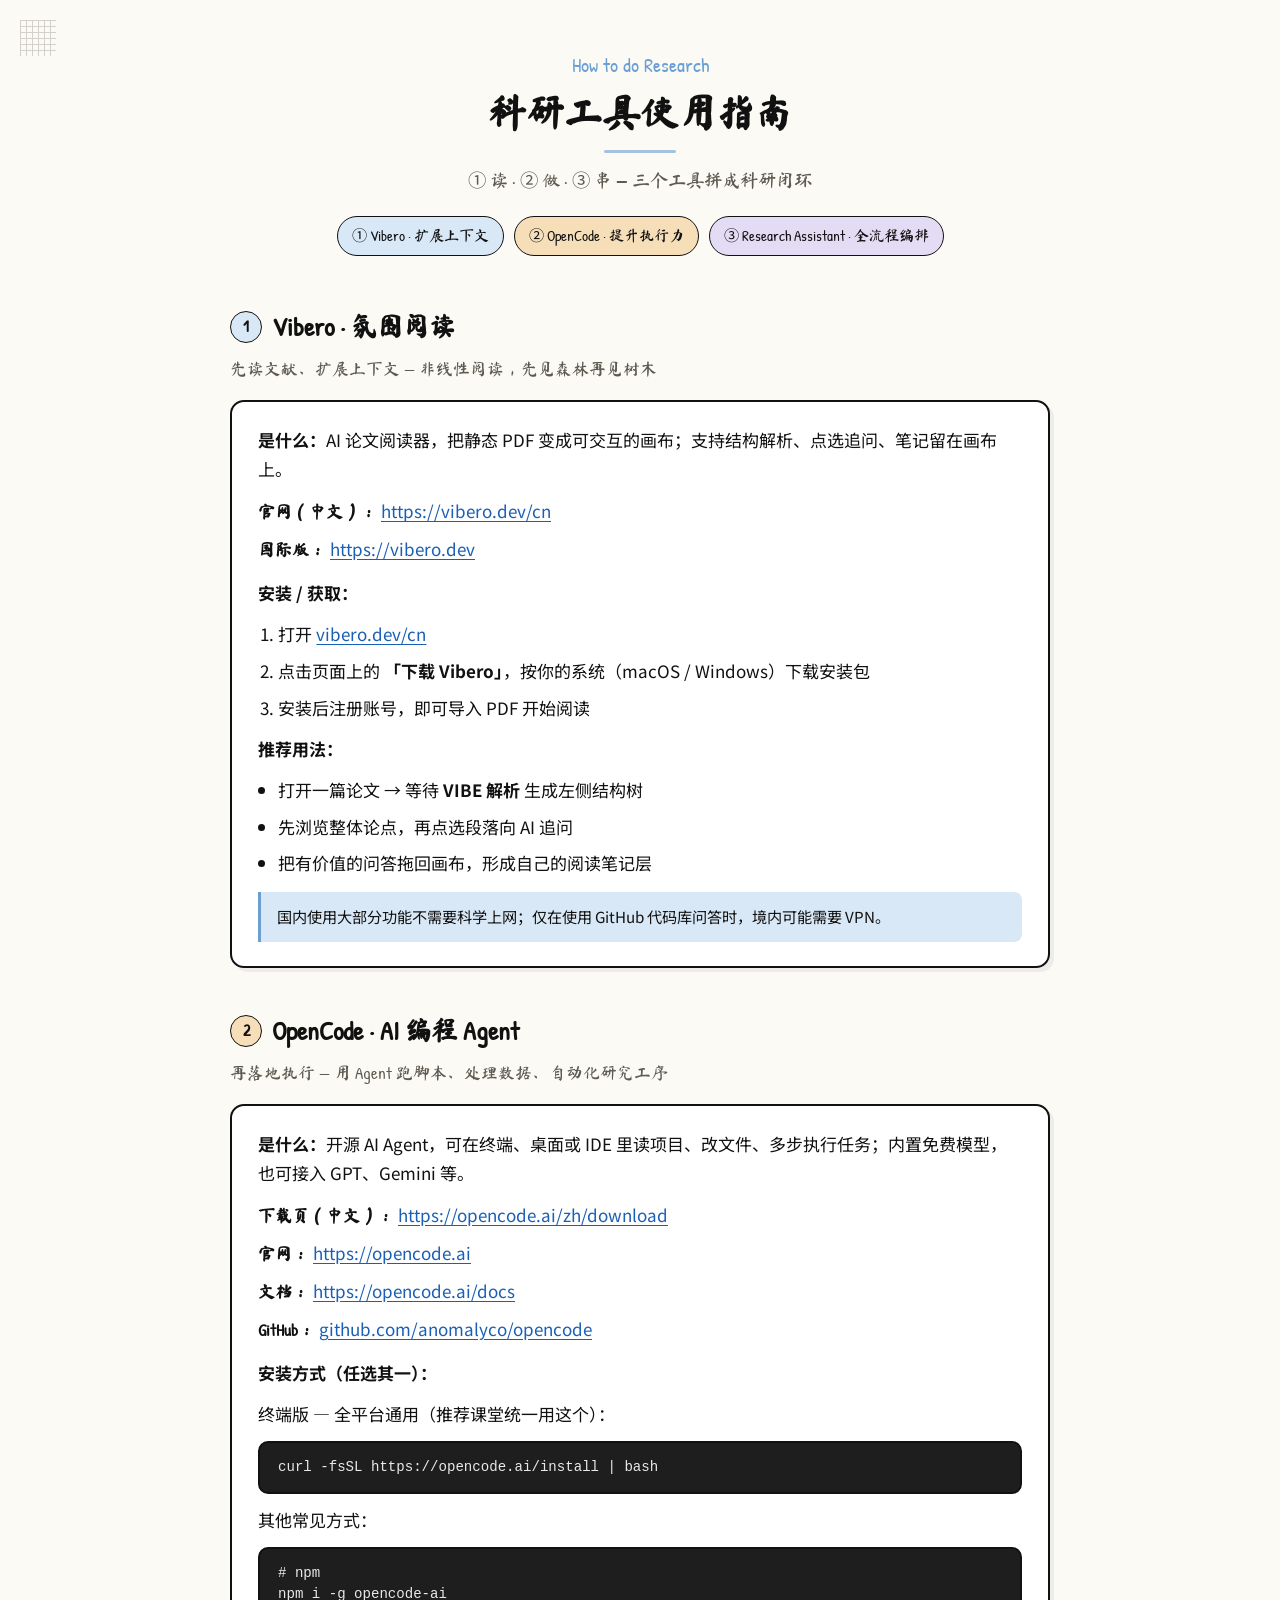
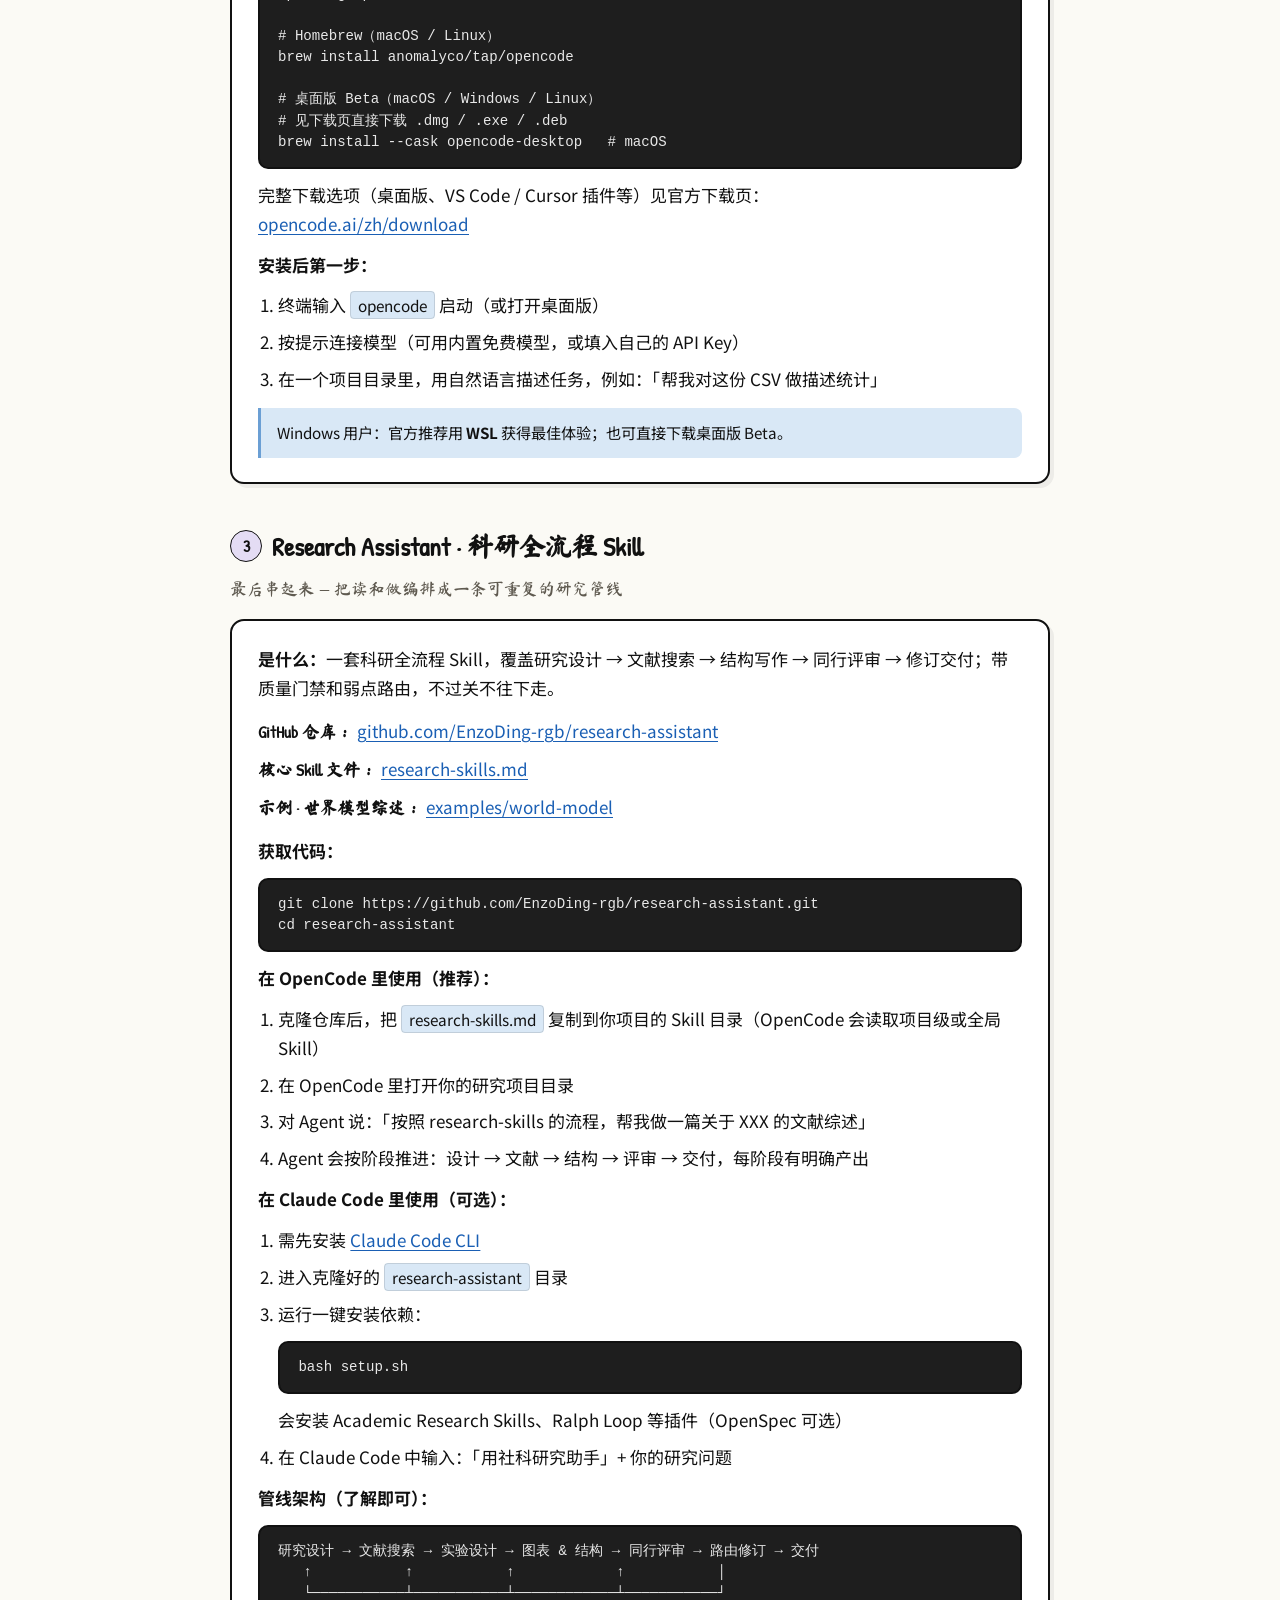
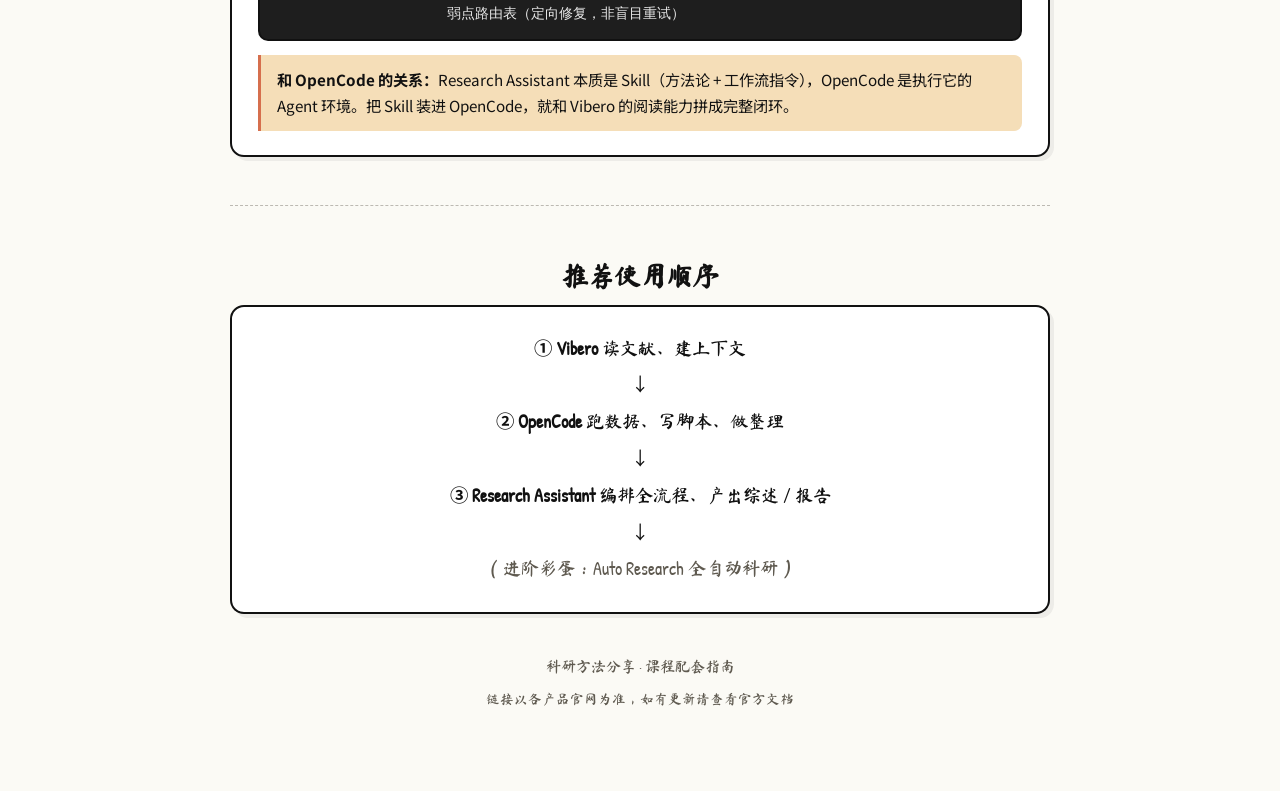
<file: docs/tools-guide.html>
<!DOCTYPE html>
<html lang="zh-CN">
<head>
<meta charset="UTF-8">
<meta name="viewport" content="width=device-width, initial-scale=1">
<title>科研工具使用指南 · Vibero · OpenCode · Research Assistant</title>
<link rel="preconnect" href="https://fonts.googleapis.com">
<link href="https://fonts.googleapis.com/css2?family=Ma+Shan+Zheng&family=Noto+Sans+SC:wght@400;500;600&family=Patrick+Hand&display=swap" rel="stylesheet">
<style>
:root {
  --paper: #fbfaf5;
  --ink: #111;
  --muted: #5f5a50;
  --blue: #d9e8f6;
  --green: #dcead6;
  --peach: #f5deb8;
  --lavender: #e4dcf4;
  --accent: #6b9fd4;
  --font-hand: "Patrick Hand", "Ma Shan Zheng", "Noto Sans SC", cursive;
  --font-body: "Noto Sans SC", system-ui, sans-serif;
  --max: 820px;
}

* { box-sizing: border-box; margin: 0; padding: 0; }

body {
  background: var(--paper);
  color: var(--ink);
  font-family: var(--font-body);
  font-size: 17px;
  line-height: 1.7;
  padding: 48px 24px 80px;
}

body::before {
  content: "";
  position: fixed;
  top: 20px; left: 20px;
  width: 36px; height: 36px;
  opacity: 0.25;
  background:
    linear-gradient(var(--muted) 1px, transparent 1px) 0 0 / 6px 6px,
    linear-gradient(90deg, var(--muted) 1px, transparent 1px) 0 0 / 6px 6px;
  pointer-events: none;
}

.wrap { max-width: var(--max); margin: 0 auto; }

header {
  text-align: center;
  margin-bottom: 48px;
}

header .kicker {
  font-family: var(--font-hand);
  font-size: 20px;
  color: var(--accent);
  margin-bottom: 8px;
}

h1 {
  font-family: var(--font-hand);
  font-size: 2.4rem;
  font-weight: 600;
  line-height: 1.2;
  margin-bottom: 12px;
}

h1::after {
  content: "";
  display: block;
  width: 72px;
  height: 3px;
  margin: 14px auto 0;
  background: var(--accent);
  opacity: 0.6;
  border-radius: 2px;
}

.subtitle {
  font-family: var(--font-hand);
  font-size: 1.15rem;
  color: var(--muted);
}

.loop-bar {
  display: flex;
  flex-wrap: wrap;
  gap: 10px;
  justify-content: center;
  margin-top: 20px;
}

.loop-bar span {
  font-family: var(--font-hand);
  font-size: 0.95rem;
  padding: 6px 14px;
  border: 1.5px solid var(--ink);
  border-radius: 999px;
}

.loop-bar span:nth-child(1) { background: var(--blue); }
.loop-bar span:nth-child(2) { background: var(--peach); }
.loop-bar span:nth-child(3) { background: var(--lavender); }

section {
  margin-bottom: 40px;
}

h2 {
  font-family: var(--font-hand);
  font-size: 1.65rem;
  margin-bottom: 6px;
  display: flex;
  align-items: center;
  gap: 10px;
}

h2 .num {
  display: inline-flex;
  align-items: center;
  justify-content: center;
  width: 32px; height: 32px;
  border: 1.5px solid var(--ink);
  border-radius: 50%;
  font-size: 1rem;
  flex-shrink: 0;
}

h2 .num.n1 { background: var(--blue); }
h2 .num.n2 { background: var(--peach); }
h2 .num.n3 { background: var(--lavender); }

.tagline {
  font-family: var(--font-hand);
  color: var(--muted);
  margin-bottom: 16px;
  font-size: 1.05rem;
}

.card {
  border: 2px solid var(--ink);
  border-radius: 14px;
  padding: 24px 26px;
  background: #fff;
  box-shadow: 4px 4px 0 rgba(17,17,17,0.06);
}

.card p { margin-bottom: 12px; }
.card p:last-child { margin-bottom: 0; }

a {
  color: #1a5fb4;
  text-decoration: underline;
  text-underline-offset: 3px;
}

a:hover { color: #0d3d7a; }

.links {
  list-style: none;
  margin: 14px 0;
}

.links li {
  margin-bottom: 8px;
  padding-left: 0;
}

.links strong {
  font-family: var(--font-hand);
  font-weight: 600;
}

ol.steps, ul.bullets {
  margin: 12px 0 12px 1.2em;
}

ol.steps li, ul.bullets li {
  margin-bottom: 8px;
}

pre {
  background: #1e1e1e;
  color: #e8e8e8;
  padding: 14px 18px;
  border-radius: 10px;
  overflow-x: auto;
  font-size: 0.88rem;
  line-height: 1.5;
  margin: 12px 0;
  border: 2px solid var(--ink);
}

code {
  font-family: "SF Mono", "Fira Code", Consolas, monospace;
}

.inline-code {
  background: var(--blue);
  padding: 2px 7px;
  border-radius: 4px;
  font-size: 0.9em;
  border: 1px solid rgba(17,17,17,0.12);
}

.note {
  margin-top: 14px;
  padding: 12px 16px;
  border-left: 3px solid var(--accent);
  background: var(--blue);
  border-radius: 0 8px 8px 0;
  font-size: 0.95rem;
}

.note.warn {
  background: var(--peach);
  border-left-color: #d66f4d;
}

hr {
  border: none;
  border-top: 1.5px dashed var(--muted);
  margin: 48px 0;
  opacity: 0.4;
}

footer {
  text-align: center;
  font-family: var(--font-hand);
  color: var(--muted);
  font-size: 0.95rem;
  margin-top: 32px;
}

@media (max-width: 600px) {
  h1 { font-size: 1.8rem; }
  .card { padding: 18px; }
}
</style>
</head>
<body>
<div class="wrap">

<header>
  <p class="kicker">How to do Research</p>
  <h1>科研工具使用指南</h1>
  <p class="subtitle">① 读 · ② 做 · ③ 串 — 三个工具拼成科研闭环</p>
  <div class="loop-bar">
    <span>① Vibero · 扩展上下文</span>
    <span>② OpenCode · 提升执行力</span>
    <span>③ Research Assistant · 全流程编排</span>
  </div>
</header>

<!-- ① Vibero -->
<section id="vibero">
  <h2><span class="num n1">1</span> Vibero · 氛围阅读</h2>
  <p class="tagline">先读文献、扩展上下文 — 非线性阅读，先见森林再见树木</p>
  <div class="card">
    <p><strong>是什么：</strong>AI 论文阅读器，把静态 PDF 变成可交互的画布；支持结构解析、点选追问、笔记留在画布上。</p>

    <ul class="links">
      <li><strong>官网（中文）：</strong> <a href="https://vibero.dev/cn" target="_blank" rel="noopener">https://vibero.dev/cn</a></li>
      <li><strong>国际版：</strong> <a href="https://vibero.dev" target="_blank" rel="noopener">https://vibero.dev</a></li>
    </ul>

    <p><strong>安装 / 获取：</strong></p>
    <ol class="steps">
      <li>打开 <a href="https://vibero.dev/cn" target="_blank" rel="noopener">vibero.dev/cn</a></li>
      <li>点击页面上的 <strong>「下载 Vibero」</strong>，按你的系统（macOS / Windows）下载安装包</li>
      <li>安装后注册账号，即可导入 PDF 开始阅读</li>
    </ol>

    <p><strong>推荐用法：</strong></p>
    <ul class="bullets">
      <li>打开一篇论文 → 等待 <strong>VIBE 解析</strong> 生成左侧结构树</li>
      <li>先浏览整体论点，再点选段落向 AI 追问</li>
      <li>把有价值的问答拖回画布，形成自己的阅读笔记层</li>
    </ul>

    <div class="note">
      国内使用大部分功能不需要科学上网；仅在使用 GitHub 代码库问答时，境内可能需要 VPN。
    </div>
  </div>
</section>

<!-- ② OpenCode -->
<section id="opencode">
  <h2><span class="num n2">2</span> OpenCode · AI 编程 Agent</h2>
  <p class="tagline">再落地执行 — 用 Agent 跑脚本、处理数据、自动化研究工序</p>
  <div class="card">
    <p><strong>是什么：</strong>开源 AI Agent，可在终端、桌面或 IDE 里读项目、改文件、多步执行任务；内置免费模型，也可接入 GPT、Gemini 等。</p>

    <ul class="links">
      <li><strong>下载页（中文）：</strong> <a href="https://opencode.ai/zh/download" target="_blank" rel="noopener">https://opencode.ai/zh/download</a></li>
      <li><strong>官网：</strong> <a href="https://opencode.ai" target="_blank" rel="noopener">https://opencode.ai</a></li>
      <li><strong>文档：</strong> <a href="https://opencode.ai/docs" target="_blank" rel="noopener">https://opencode.ai/docs</a></li>
      <li><strong>GitHub：</strong> <a href="https://github.com/anomalyco/opencode" target="_blank" rel="noopener">github.com/anomalyco/opencode</a></li>
    </ul>

    <p><strong>安装方式（任选其一）：</strong></p>

    <p>终端版 — 全平台通用（推荐课堂统一用这个）：</p>
    <pre><code>curl -fsSL https://opencode.ai/install | bash</code></pre>

    <p>其他常见方式：</p>
    <pre><code># npm
npm i -g opencode-ai

# Homebrew（macOS / Linux）
brew install anomalyco/tap/opencode

# 桌面版 Beta（macOS / Windows / Linux）
# 见下载页直接下载 .dmg / .exe / .deb
brew install --cask opencode-desktop   # macOS</code></pre>

    <p>完整下载选项（桌面版、VS Code / Cursor 插件等）见官方下载页：<br>
    <a href="https://opencode.ai/zh/download" target="_blank" rel="noopener">opencode.ai/zh/download</a></p>

    <p><strong>安装后第一步：</strong></p>
    <ol class="steps">
      <li>终端输入 <span class="inline-code">opencode</span> 启动（或打开桌面版）</li>
      <li>按提示连接模型（可用内置免费模型，或填入自己的 API Key）</li>
      <li>在一个项目目录里，用自然语言描述任务，例如：「帮我对这份 CSV 做描述统计」</li>
    </ol>

    <div class="note">
      Windows 用户：官方推荐用 <strong>WSL</strong> 获得最佳体验；也可直接下载桌面版 Beta。
    </div>
  </div>
</section>

<!-- ③ Research Assistant -->
<section id="research-assistant">
  <h2><span class="num n3">3</span> Research Assistant · 科研全流程 Skill</h2>
  <p class="tagline">最后串起来 — 把读和做编排成一条可重复的研究管线</p>
  <div class="card">
    <p><strong>是什么：</strong>一套科研全流程 Skill，覆盖研究设计 → 文献搜索 → 结构写作 → 同行评审 → 修订交付；带质量门禁和弱点路由，不过关不往下走。</p>

    <ul class="links">
      <li><strong>GitHub 仓库：</strong> <a href="https://github.com/EnzoDing-rgb/research-assistant" target="_blank" rel="noopener">github.com/EnzoDing-rgb/research-assistant</a></li>
      <li><strong>核心 Skill 文件：</strong> <a href="https://github.com/EnzoDing-rgb/research-assistant/blob/main/research-skills.md" target="_blank" rel="noopener">research-skills.md</a></li>
      <li><strong>示例 · 世界模型综述：</strong> <a href="https://github.com/EnzoDing-rgb/research-assistant/tree/main/examples/world-model" target="_blank" rel="noopener">examples/world-model</a></li>
    </ul>

    <p><strong>获取代码：</strong></p>
    <pre><code>git clone https://github.com/EnzoDing-rgb/research-assistant.git
cd research-assistant</code></pre>

    <p><strong>在 OpenCode 里使用（推荐）：</strong></p>
    <ol class="steps">
      <li>克隆仓库后，把 <span class="inline-code">research-skills.md</span> 复制到你项目的 Skill 目录（OpenCode 会读取项目级或全局 Skill）</li>
      <li>在 OpenCode 里打开你的研究项目目录</li>
      <li>对 Agent 说：「按照 research-skills 的流程，帮我做一篇关于 XXX 的文献综述」</li>
      <li>Agent 会按阶段推进：设计 → 文献 → 结构 → 评审 → 交付，每阶段有明确产出</li>
    </ol>

    <p><strong>在 Claude Code 里使用（可选）：</strong></p>
    <ol class="steps">
      <li>需先安装 <a href="https://docs.anthropic.com/en/docs/claude-code" target="_blank" rel="noopener">Claude Code CLI</a></li>
      <li>进入克隆好的 <span class="inline-code">research-assistant</span> 目录</li>
      <li>运行一键安装依赖：<pre><code>bash setup.sh</code></pre>
        会安装 Academic Research Skills、Ralph Loop 等插件（OpenSpec 可选）</li>
      <li>在 Claude Code 中输入：「用社科研究助手」+ 你的研究问题</li>
    </ol>

    <p><strong>管线架构（了解即可）：</strong></p>
    <pre><code>研究设计 → 文献搜索 → 实验设计 → 图表 &amp; 结构 → 同行评审 → 路由修订 → 交付
   ↑           ↑           ↑            ↑           │
   └───────────┴───────────┴────────────┴───────────┘
                    弱点路由表（定向修复，非盲目重试）</code></pre>

    <div class="note warn">
      <strong>和 OpenCode 的关系：</strong>Research Assistant 本质是 Skill（方法论 + 工作流指令），OpenCode 是执行它的 Agent 环境。把 Skill 装进 OpenCode，就和 Vibero 的阅读能力拼成完整闭环。
    </div>
  </div>
</section>

<hr>

<section id="workflow">
  <h2 style="justify-content:center">推荐使用顺序</h2>
  <div class="card" style="text-align:center;font-family:var(--font-hand);font-size:1.15rem;line-height:2">
    <strong>① Vibero</strong> 读文献、建上下文<br>
    ↓<br>
    <strong>② OpenCode</strong> 跑数据、写脚本、做整理<br>
    ↓<br>
    <strong>③ Research Assistant</strong> 编排全流程、产出综述 / 报告<br>
    ↓<br>
    <span style="color:var(--muted)">（进阶彩蛋：Auto Research 全自动科研）</span>
  </div>
</section>

<footer>
  <p>科研方法分享 · 课程配套指南</p>
  <p style="margin-top:8px;font-size:0.85rem">链接以各产品官网为准，如有更新请查看官方文档</p>
</footer>

</div>
</body>
</html>
</file>
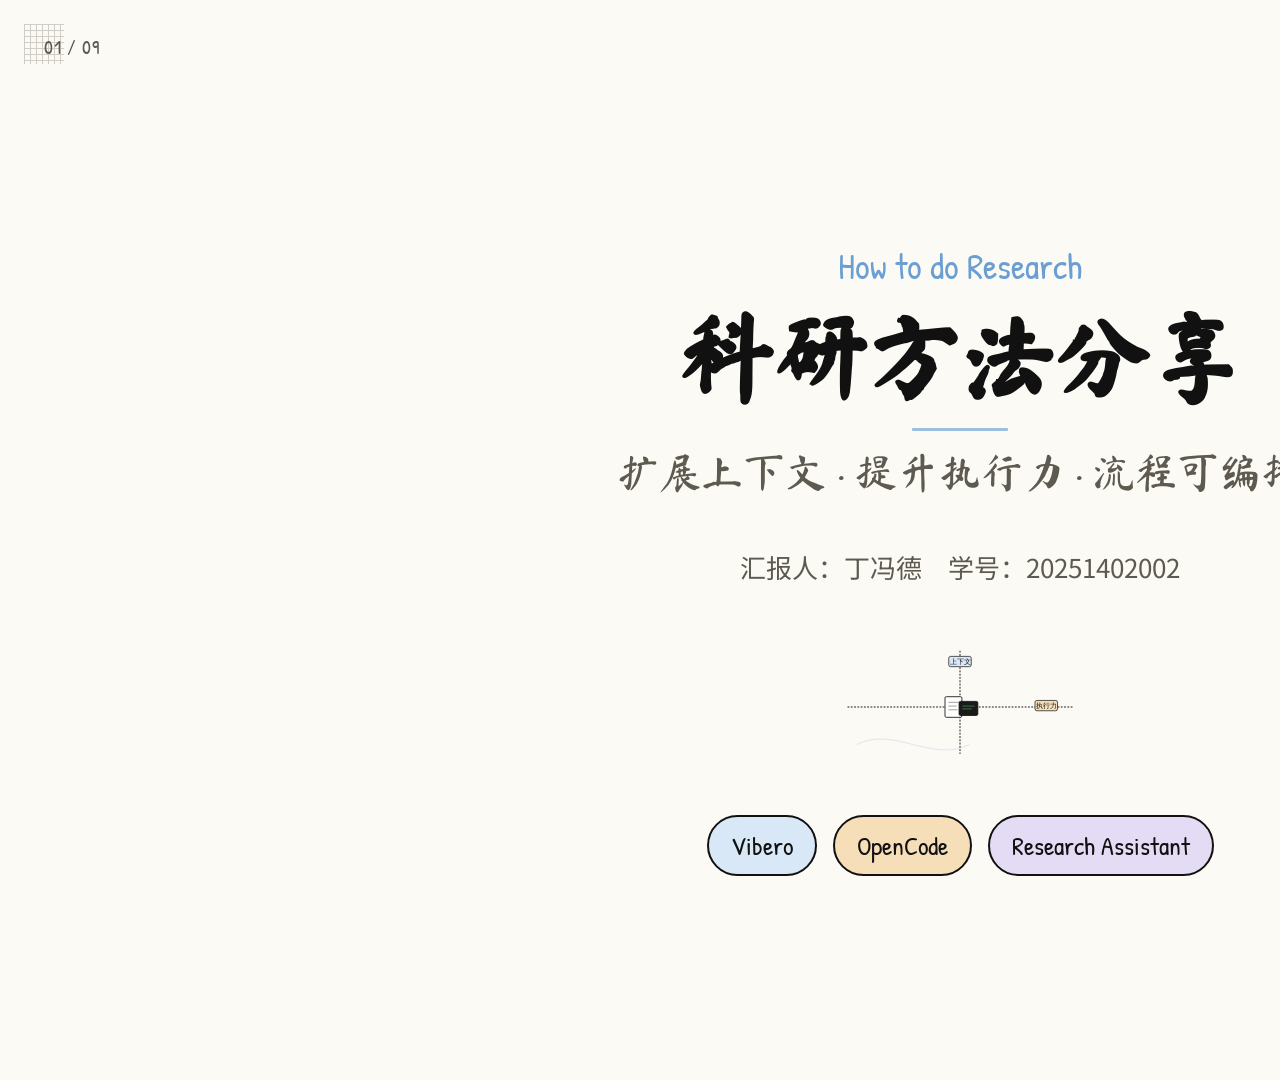
<file: deck/slides/01-cover.html>
<!DOCTYPE html>
<html lang="zh-CN">
<head>
<meta charset="UTF-8">
<title>01 · 封面</title>
<link rel="stylesheet" href="../shared/fonts.css">
<link rel="stylesheet" href="../shared/handdrawn.css">
</head>
<body class="cover-page">
<div class="page-num">01 / 09</div>
<div class="slide-main centered">
  <p class="kicker">How to do Research</p>
  <h1 class="cover-en">科研方法分享</h1>
  <p class="subtitle">扩展上下文 · 提升执行力 · 流程可编排</p>
  <p style="font-family:'Noto Sans SC','PingFang SC',sans-serif;font-size:26px;color:#5f5a50;margin-top:12px;">汇报人：丁冯德&emsp;学号：20251402002</p>

  <div class="cover-visual" aria-hidden="true">
    <svg viewBox="0 0 640 320" fill="none" xmlns="http://www.w3.org/2000/svg">
      <!-- vertical axis: 上下文 -->
      <line x1="320" y1="40" x2="320" y2="260" stroke="#111" stroke-width="2" stroke-dasharray="4 3"/>
      <rect x="296" y="52" width="48" height="22" rx="4" fill="#D9E8F6" stroke="#111" stroke-width="1.5"/>
      <text x="320" y="68" text-anchor="middle" font-family="Patrick Hand, sans-serif" font-size="14" fill="#111">上下文</text>
      <!-- horizontal axis: 执行力 -->
      <line x1="80" y1="160" x2="560" y2="160" stroke="#111" stroke-width="2" stroke-dasharray="4 3"/>
      <rect x="480" y="146" width="48" height="22" rx="4" fill="#F5DEB8" stroke="#111" stroke-width="1.5"/>
      <text x="504" y="162" text-anchor="middle" font-family="Patrick Hand, sans-serif" font-size="14" fill="#111">执行力</text>
      <!-- intersection: notebook + terminal -->
      <rect x="288" y="138" width="36" height="44" rx="3" fill="#fff" stroke="#111" stroke-width="1.8"/>
      <path d="M296 150h20M296 158h16M296 166h18" stroke="#5f5a50" stroke-width="1.2" stroke-linecap="round"/>
      <rect x="318" y="148" width="40" height="30" rx="3" fill="#1a1a1a" stroke="#111" stroke-width="1.8"/>
      <path d="M326 158h24M326 164h18" stroke="#6bcb77" stroke-width="1" stroke-linecap="round"/>
      <!-- light hatching -->
      <path d="M100 240c40-20 80-10 120 0s80 20 120 0" stroke="#6b9fd4" stroke-width="1.2" fill="none" opacity="0.4"/>
    </svg>
  </div>

  <div class="tag-row">
    <span class="tag">Vibero</span>
    <span class="tag peach">OpenCode</span>
    <span class="tag lavender">Research Assistant</span>
  </div>
</div>
<script src="../shared/nav-keys.js"></script>
</body>
</html>
</file>
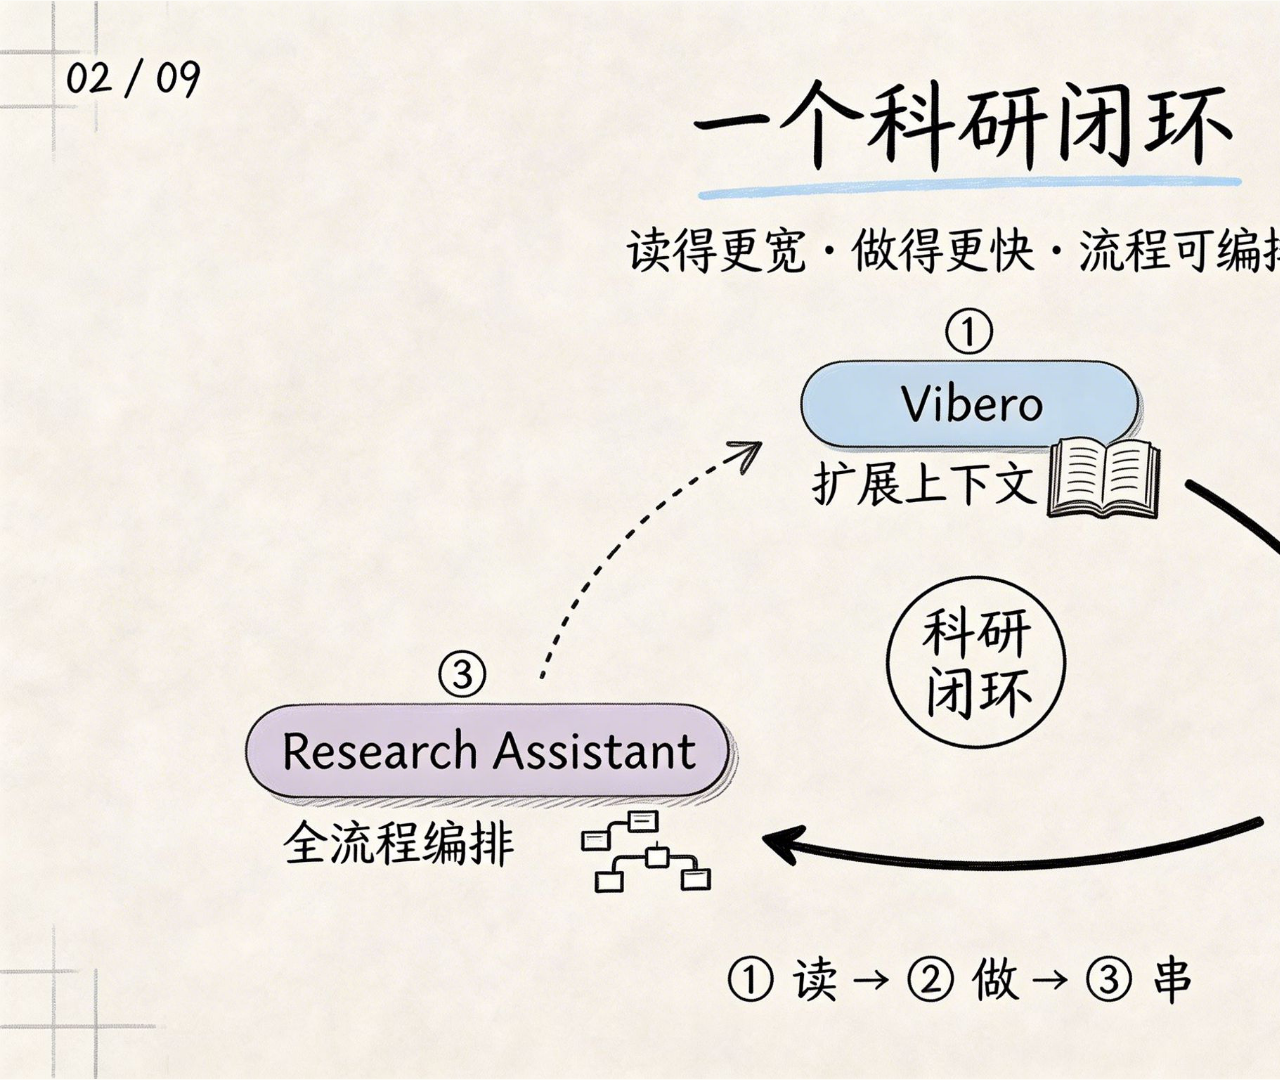
<file: deck/slides/02-philosophy.html>
<!DOCTYPE html>
<html lang="zh-CN">
<head>
<meta charset="UTF-8">
<title>02 · 科研闭环</title>
<link rel="stylesheet" href="../shared/fonts.css">
<link rel="stylesheet" href="../shared/handdrawn.css">
</head>
<body class="slide-full-image">
<div class="slide-main">
  <img class="slide-illustration" src="../assets/screenshots/数学公式解释.png" alt="一个科研闭环 · 读得更宽 · 做得更快 · 流程可编排">
</div>
<script src="../shared/nav-keys.js"></script>
</body>
</html>
</file>
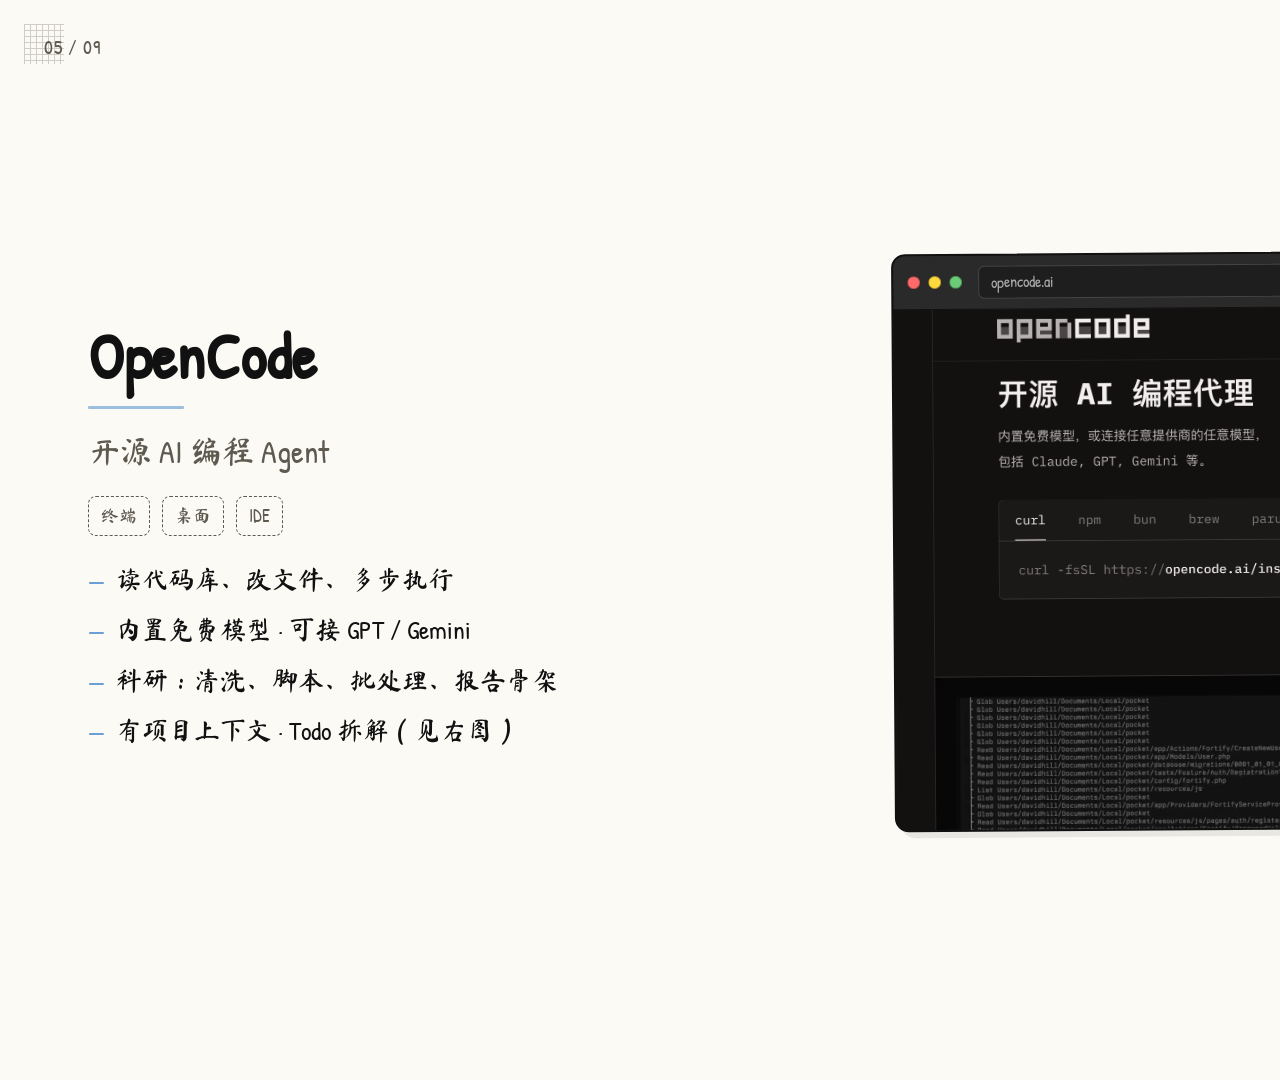
<file: deck/slides/03-opencode-intro.html>
<!DOCTYPE html>
<html lang="zh-CN">
<head>
<meta charset="UTF-8">
<title>05 · OpenCode</title>
<link rel="stylesheet" href="../shared/fonts.css">
<link rel="stylesheet" href="../shared/handdrawn.css">
</head>
<body>
<div class="page-num">05 / 09</div>
<div class="slide-main">
  <div class="split-40-60">
    <div>
      <h1 class="title-left">OpenCode</h1>
      <p class="subtitle left" style="margin-bottom:12px">开源 AI 编程 Agent</p>
      <div class="platform-icons">
        <span class="platform-icon">终端</span>
        <span class="platform-icon">桌面</span>
        <span class="platform-icon">IDE</span>
      </div>
      <ul class="bullet-list" style="margin-top:24px">
        <li>读代码库、改文件、多步执行</li>
        <li>内置免费模型 · 可接 GPT / Gemini</li>
        <li>科研：清洗、脚本、批处理、报告骨架</li>
        <li>有项目上下文 · Todo 拆解（见右图）</li>
      </ul>
    </div>
    <div>
      <div class="browser-frame tall">
        <div class="browser-chrome">
          <span class="dot r"></span><span class="dot y"></span><span class="dot g"></span>
          <span class="url">opencode.ai</span>
        </div>
        <img src="../assets/screenshots/opencode-home.png" alt="OpenCode 官网界面">
      </div>
    </div>
  </div>
</div>
<script src="../shared/nav-keys.js"></script>
</body>
</html>
</file>
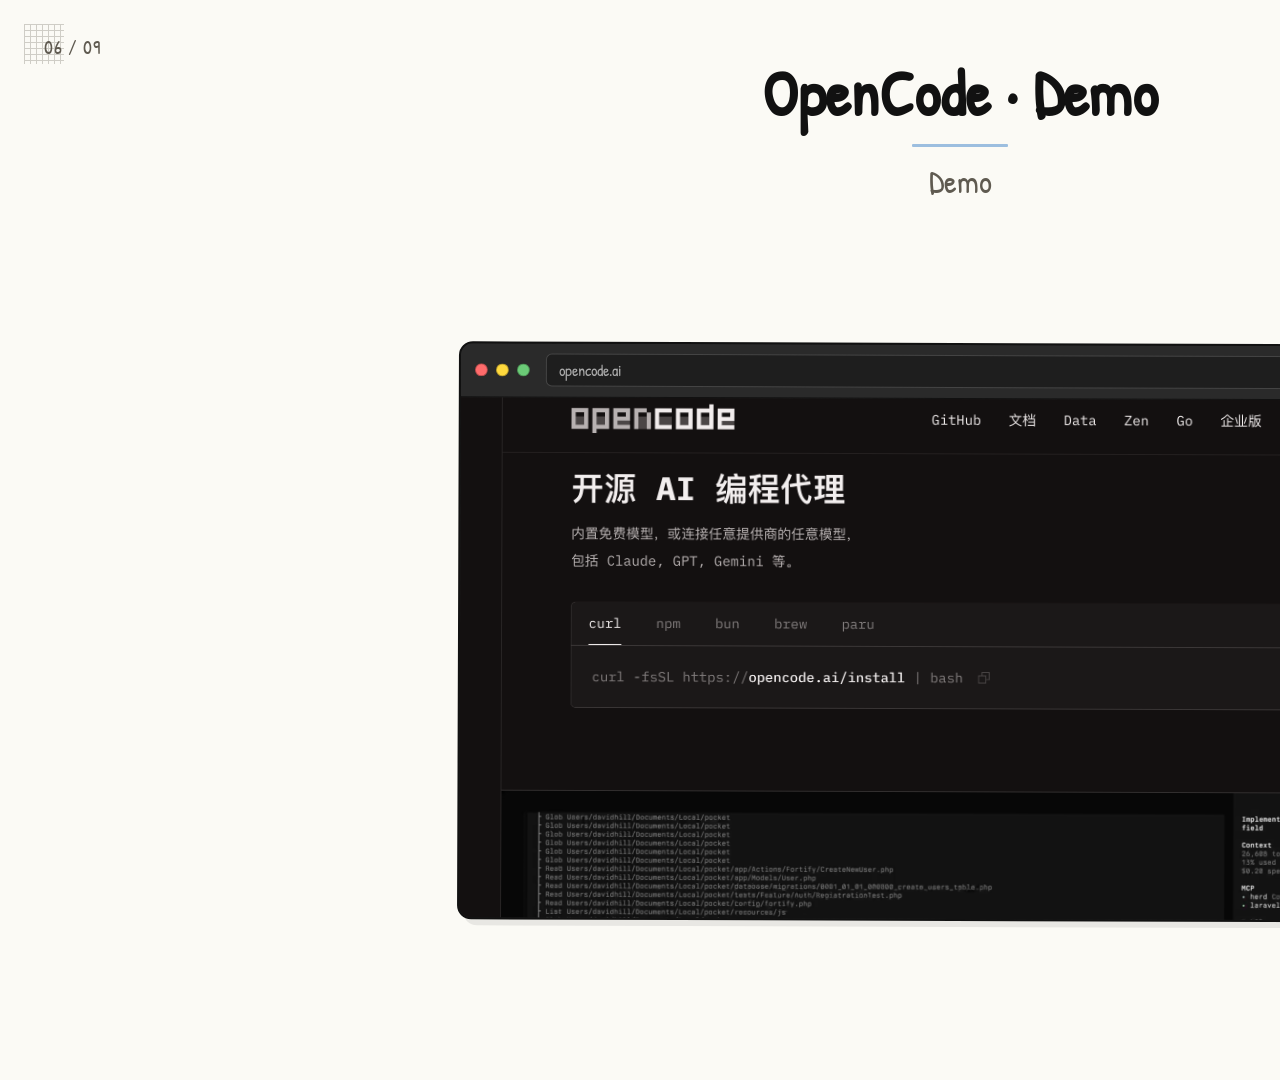
<file: deck/slides/04-opencode-demo.html>
<!DOCTYPE html>
<html lang="zh-CN">
<head>
<meta charset="UTF-8">
<title>06 · OpenCode Demo</title>
<link rel="stylesheet" href="../shared/fonts.css">
<link rel="stylesheet" href="../shared/handdrawn.css">
</head>
<body>
<div class="page-num">06 / 09</div>
<div class="slide-main">
  <h1>OpenCode · Demo</h1>
  <p class="subtitle">Demo</p>

  <div class="demo-simple">
    <div class="browser-frame tall" style="max-width:1000px;width:100%;transform:rotate(0.2deg)">
      <div class="browser-chrome">
        <span class="dot r"></span><span class="dot y"></span><span class="dot g"></span>
        <span class="url">opencode.ai</span>
      </div>
      <img src="../assets/screenshots/opencode-home.png" alt="OpenCode">
    </div>
  </div>
</div>
<script src="../shared/nav-keys.js"></script>
</body>
</html>
</file>
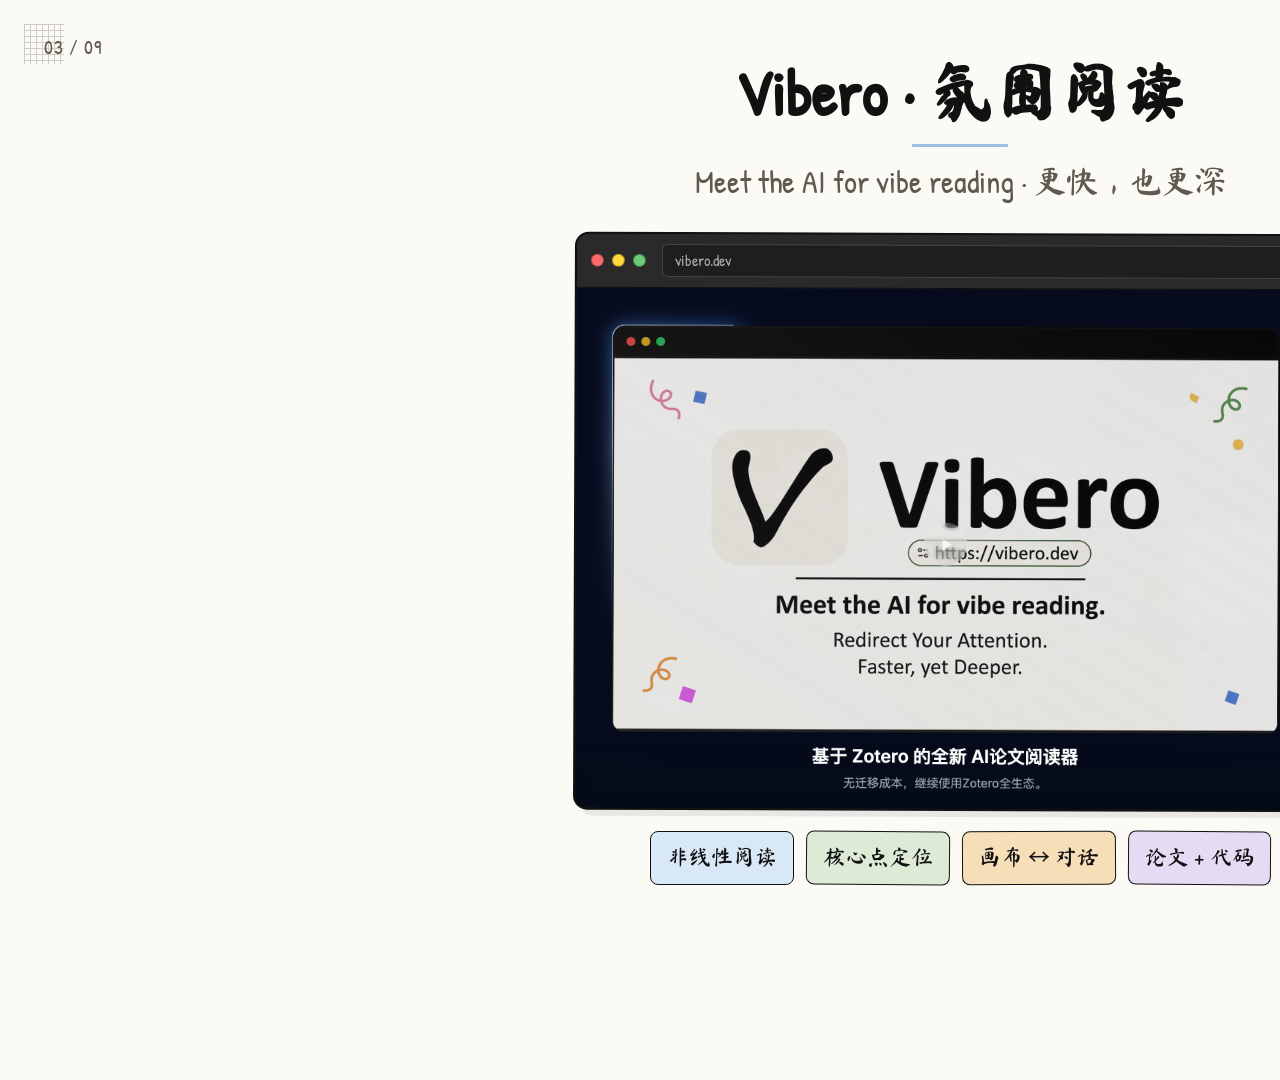
<file: deck/slides/05-vibero-intro.html>
<!DOCTYPE html>
<html lang="zh-CN">
<head>
<meta charset="UTF-8">
<title>03 · Vibero</title>
<link rel="stylesheet" href="../shared/fonts.css">
<link rel="stylesheet" href="../shared/handdrawn.css">
</head>
<body>
<div class="page-num">03 / 09</div>
<div class="slide-main">
  <h1>Vibero · 氛围阅读</h1>
  <p class="subtitle">Meet the AI for vibe reading · 更快，也更深</p>

  <div class="browser-frame tall" style="max-width:920px;margin:0 auto;transform:rotate(0.2deg)">
    <div class="browser-chrome">
      <span class="dot r"></span><span class="dot y"></span><span class="dot g"></span>
      <span class="url">vibero.dev</span>
    </div>
    <img src="../assets/screenshots/vibero-brand.png" alt="Vibero 品牌页">
  </div>

  <div class="chip-row">
    <span class="chip">非线性阅读</span>
    <span class="chip">核心点定位</span>
    <span class="chip">画布 ↔ 对话</span>
    <span class="chip">论文 + 代码</span>
  </div>
</div>
<script src="../shared/nav-keys.js"></script>
</body>
</html>
</file>
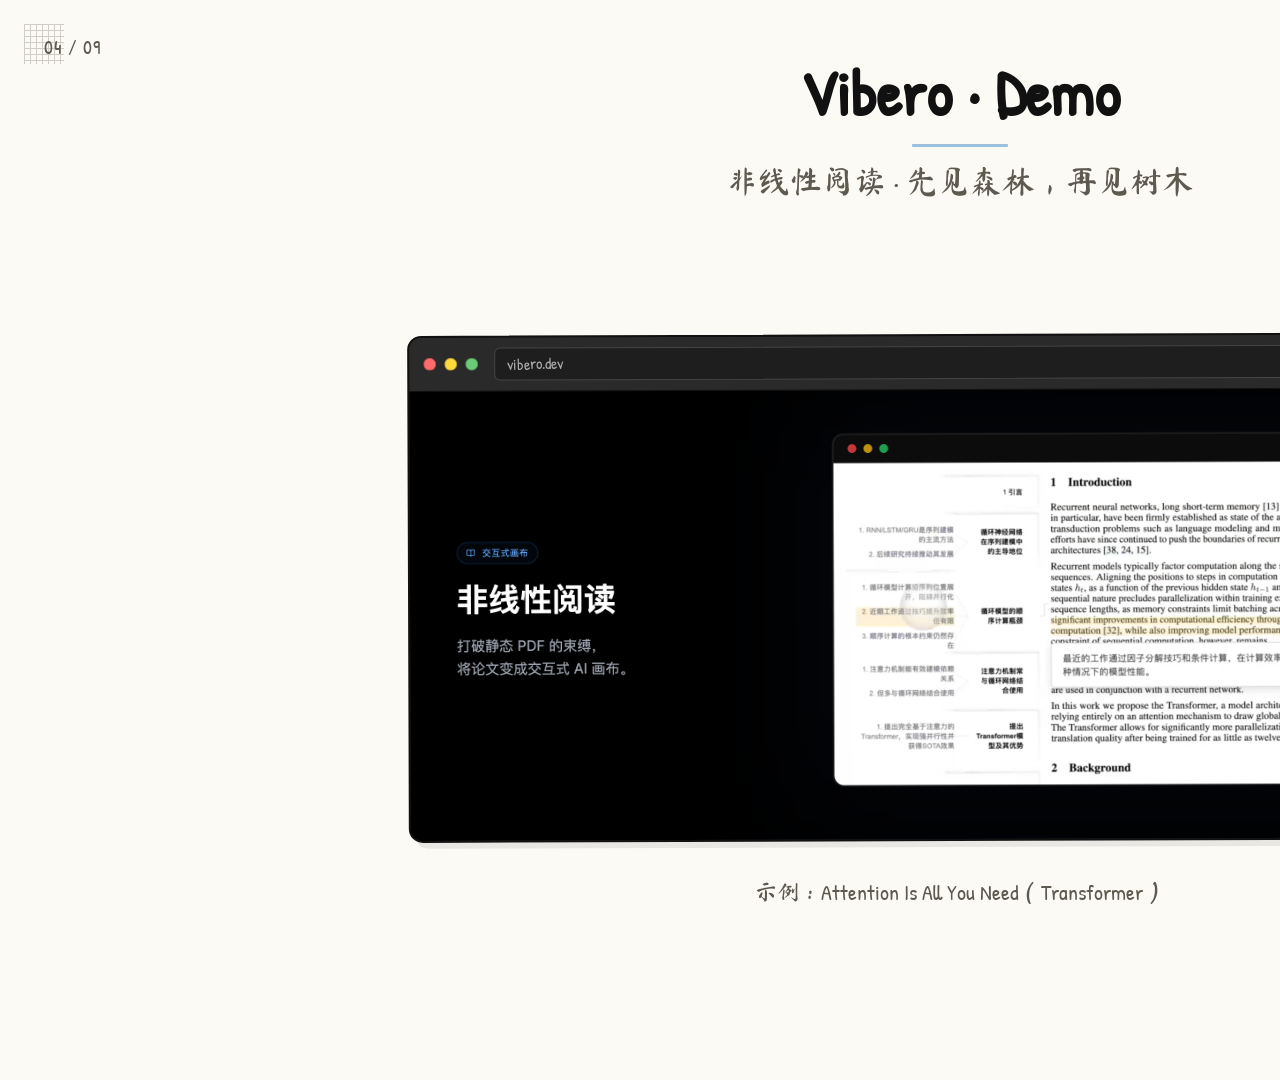
<file: deck/slides/06-vibero-demo.html>
<!DOCTYPE html>
<html lang="zh-CN">
<head>
<meta charset="UTF-8">
<title>04 · Vibero Demo</title>
<link rel="stylesheet" href="../shared/fonts.css">
<link rel="stylesheet" href="../shared/handdrawn.css">
</head>
<body>
<div class="page-num">04 / 09</div>
<div class="slide-main">
  <h1>Vibero · Demo</h1>
  <p class="subtitle">非线性阅读 · 先见森林，再见树木</p>

  <div class="demo-simple">
    <div class="browser-frame" style="max-width:1100px;width:100%;transform:rotate(-0.2deg)">
      <div class="browser-chrome">
        <span class="dot r"></span><span class="dot y"></span><span class="dot g"></span>
        <span class="url">vibero.dev</span>
      </div>
      <img src="../assets/screenshots/vibero-nonlinear.png" alt="Vibero 非线性阅读">
    </div>
    <p class="paper-caption">示例：Attention Is All You Need（Transformer）</p>
  </div>
</div>
<script src="../shared/nav-keys.js"></script>
</body>
</html>
</file>
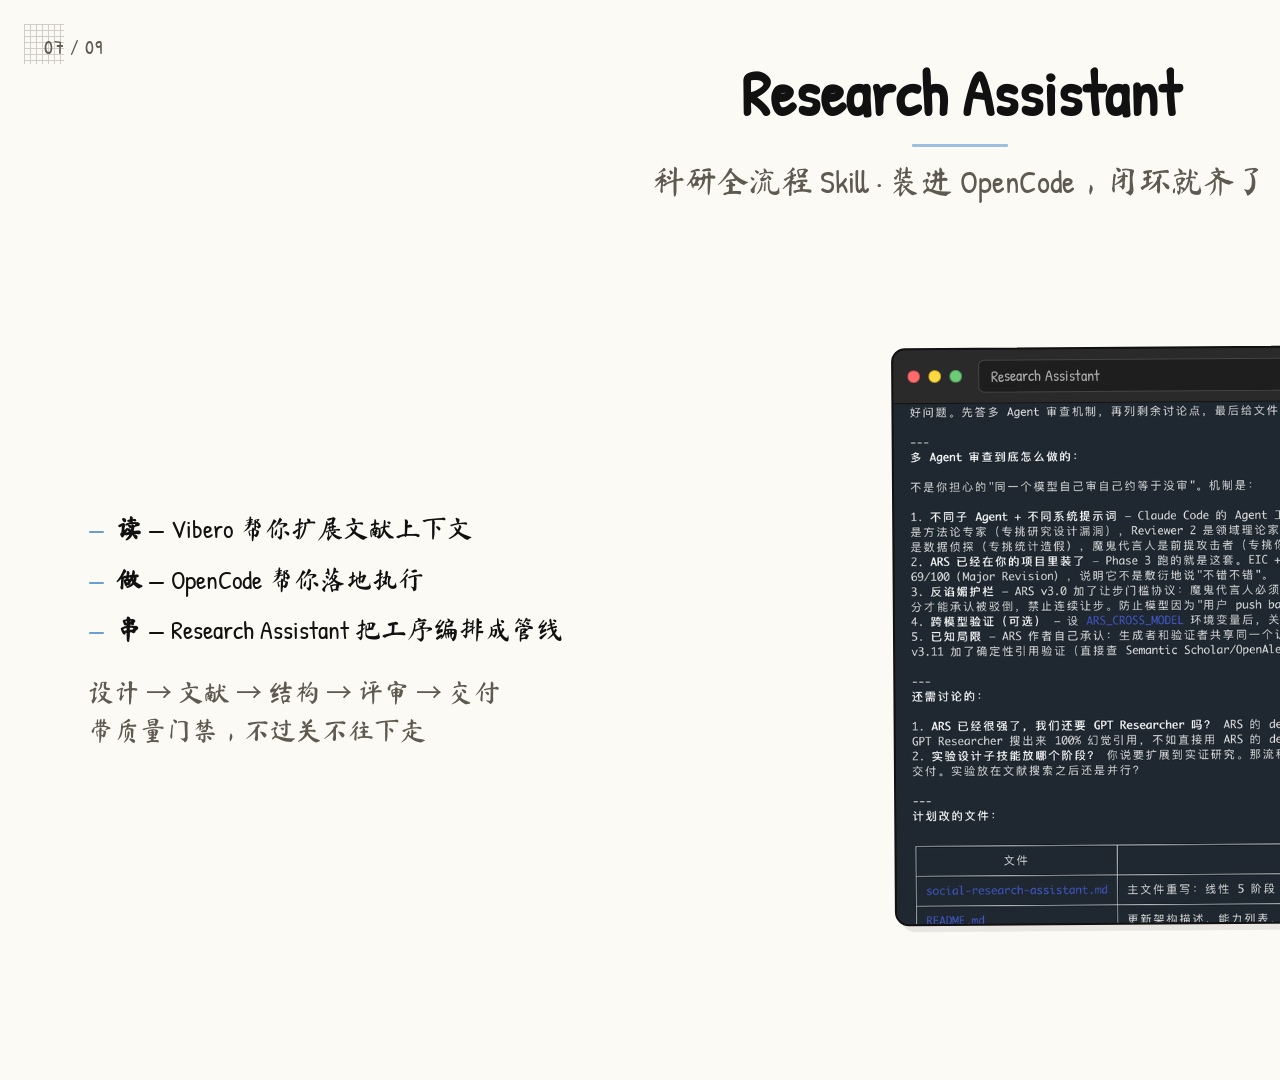
<file: deck/slides/07-research-assistant.html>
<!DOCTYPE html>
<html lang="zh-CN">
<head>
<meta charset="UTF-8">
<title>07 · Research Assistant</title>
<link rel="stylesheet" href="../shared/fonts.css">
<link rel="stylesheet" href="../shared/handdrawn.css">
</head>
<body>
<div class="page-num">07 / 09</div>
<div class="slide-main">
  <h1>Research Assistant</h1>
  <p class="subtitle">科研全流程 Skill · 装进 OpenCode，闭环就齐了</p>

  <div class="split-40-60" style="margin-top:12px">
    <div>
      <ul class="bullet-list">
        <li><strong>读</strong> — Vibero 帮你扩展文献上下文</li>
        <li><strong>做</strong> — OpenCode 帮你落地执行</li>
        <li><strong>串</strong> — Research Assistant 把工序编排成管线</li>
      </ul>
      <p class="footnote left" style="margin-top:24px;text-align:left">设计 → 文献 → 结构 → 评审 → 交付<br>带质量门禁，不过关不往下走</p>
    </div>
    <div>
      <div class="browser-frame tall">
        <div class="browser-chrome">
          <span class="dot r"></span><span class="dot y"></span><span class="dot g"></span>
          <span class="url">Research Assistant</span>
        </div>
        <img src="../assets/screenshots/research-assistant.png" alt="Research Assistant">
      </div>
    </div>
  </div>
</div>
<script src="../shared/nav-keys.js"></script>
</body>
</html>
</file>
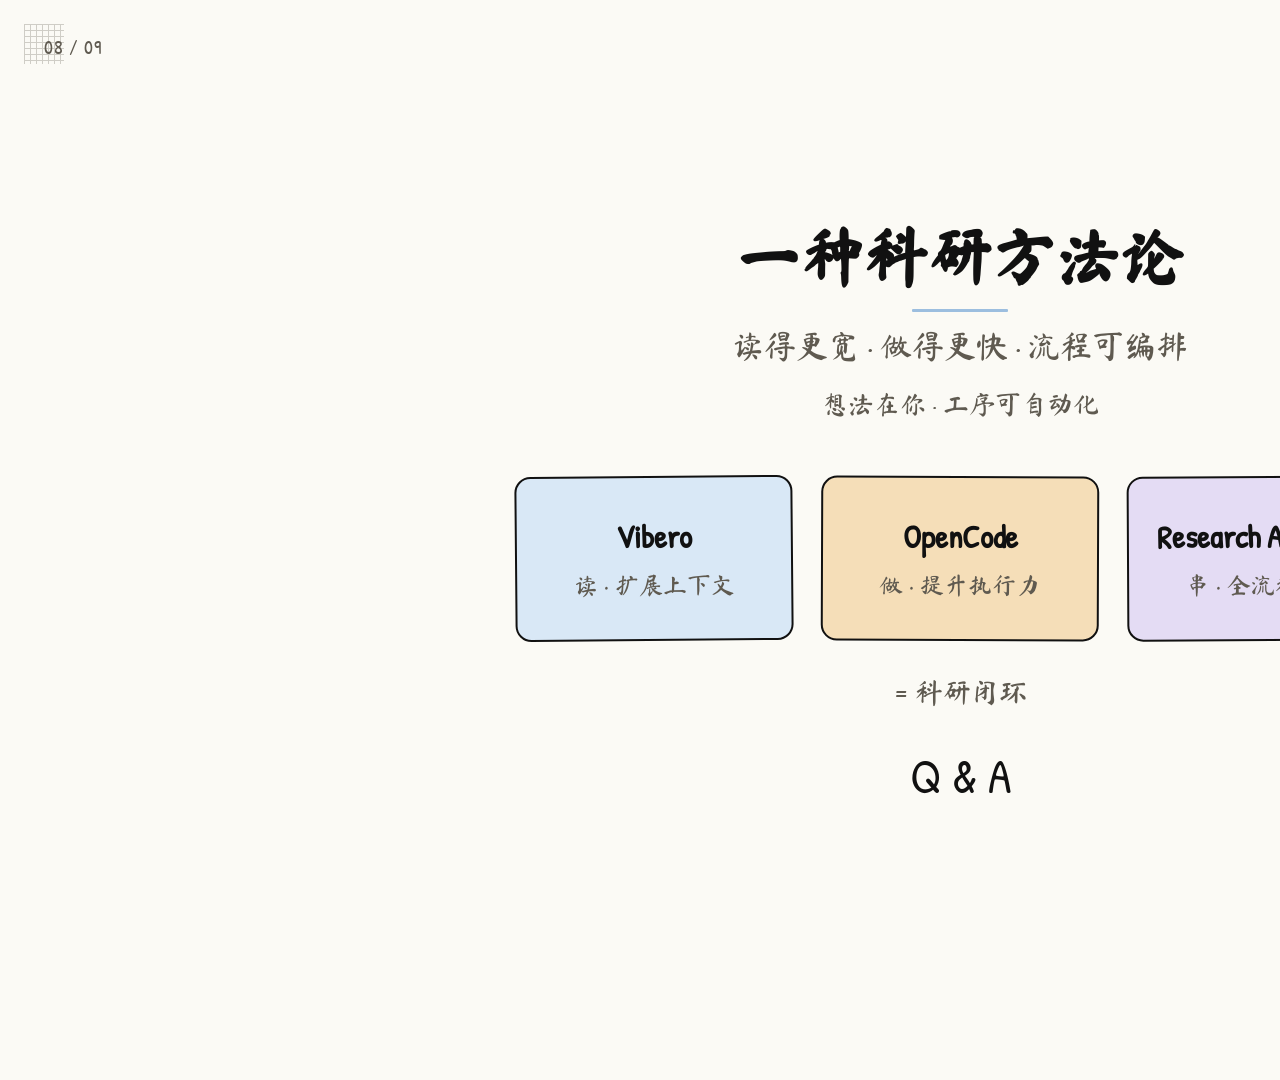
<file: deck/slides/08-closing.html>
<!DOCTYPE html>
<html lang="zh-CN">
<head>
<meta charset="UTF-8">
<title>08 · 收束</title>
<link rel="stylesheet" href="../shared/fonts.css">
<link rel="stylesheet" href="../shared/handdrawn.css">
</head>
<body>
<div class="page-num">08 / 09</div>
<div class="slide-main centered">
  <h1>一种科研方法论</h1>
  <p class="subtitle">读得更宽 · 做得更快 · 流程可编排</p>
  <p class="subtitle" style="font-size:26px;margin-top:-12px">想法在你 · 工序可自动化</p>

  <div class="closing-panels three">
    <div class="panel left">
      <h3>Vibero</h3>
      <p>读 · 扩展上下文</p>
    </div>
    <div class="panel mid">
      <h3>OpenCode</h3>
      <p>做 · 提升执行力</p>
    </div>
    <div class="panel right">
      <h3>Research Assistant</h3>
      <p>串 · 全流程编排</p>
    </div>
  </div>

  <p class="merge-arrow">= 科研闭环</p>
  <p class="qa">Q &amp; A</p>
</div>
<script src="../shared/nav-keys.js"></script>
</body>
</html>
</file>
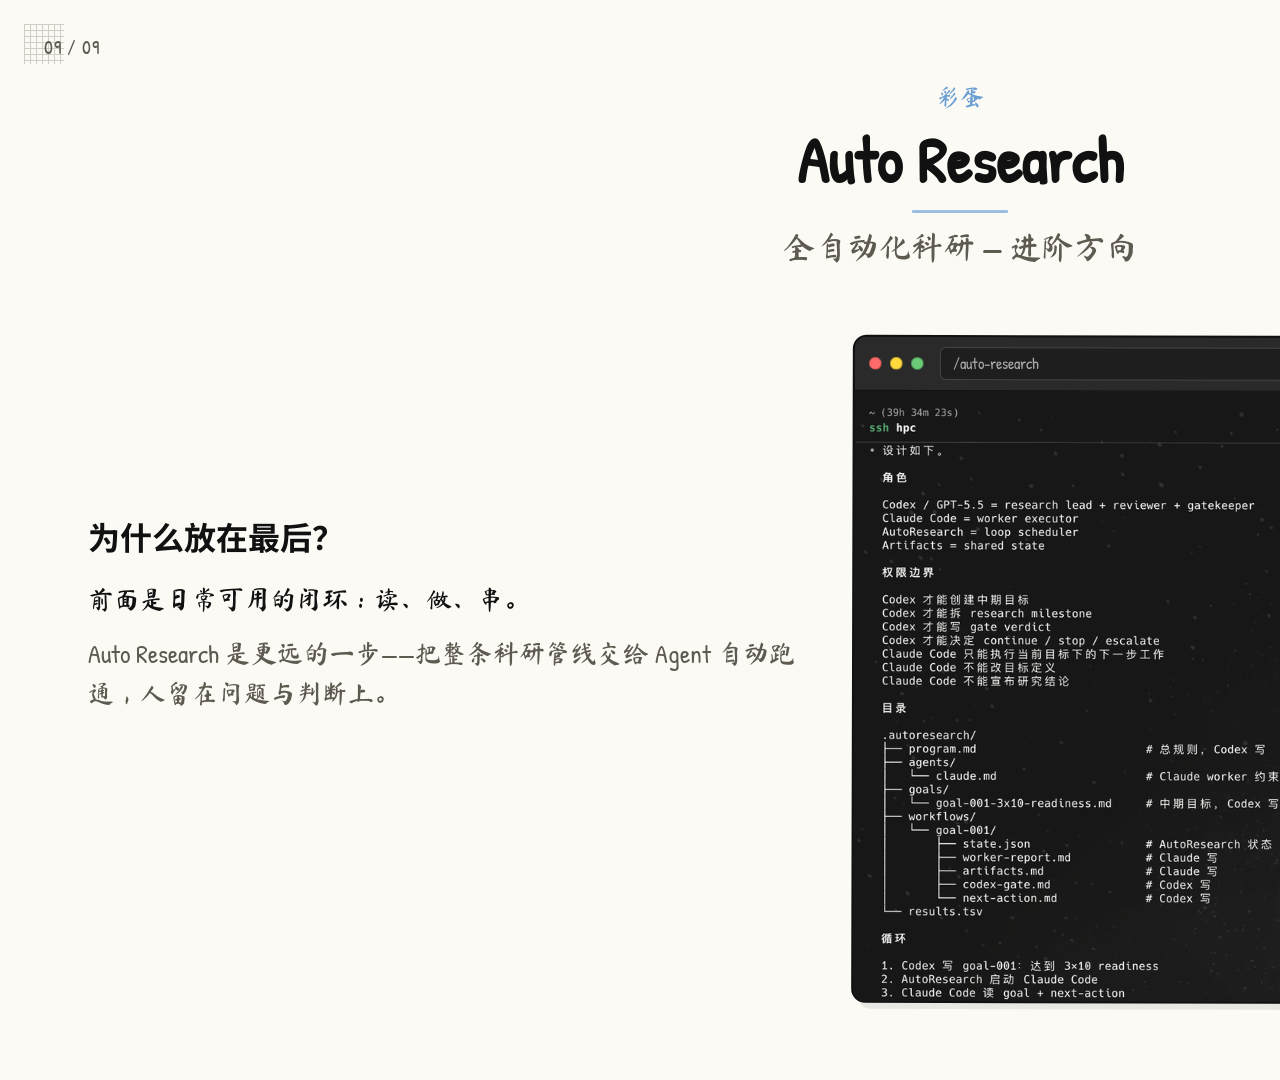
<file: deck/slides/09-easter-auto-research.html>
<!DOCTYPE html>
<html lang="zh-CN">
<head>
<meta charset="UTF-8">
<title>09 · 彩蛋</title>
<link rel="stylesheet" href="../shared/fonts.css">
<link rel="stylesheet" href="../shared/handdrawn.css">
</head>
<body>
<div class="page-num">09 / 09</div>
<div class="slide-main">
  <p class="kicker" style="text-align:center;margin-bottom:8px">彩蛋</p>
  <h1>Auto Research</h1>
  <p class="subtitle">全自动化科研 — 进阶方向</p>

  <div class="split" style="margin-top:16px;grid-template-columns:0.85fr 1.15fr">
    <div>
      <div class="sketch-box" style="min-height:340px">
        <h2 style="font-size:32px;margin-bottom:20px">为什么放在最后？</h2>
        <p style="font-family:var(--font-hand);font-size:26px;line-height:1.55;margin:0 0 14px">前面是日常可用的闭环：读、做、串。</p>
        <p style="font-family:var(--font-hand);font-size:26px;line-height:1.55;margin:0;color:var(--muted)">Auto Research 是更远的一步——把整条科研管线交给 Agent 自动跑通，人留在问题与判断上。</p>
      </div>
    </div>
    <div>
      <div class="browser-frame" style="transform:rotate(0.15deg)">
        <div class="browser-chrome">
          <span class="dot r"></span><span class="dot y"></span><span class="dot g"></span>
          <span class="url">/auto-research</span>
        </div>
        <img src="../assets/screenshots/auto-research.png" alt="Auto Research">
      </div>
    </div>
  </div>
</div>
<script src="../shared/nav-keys.js"></script>
</body>
</html>
</file>
<file: deck/shared/fonts.css>
@import url("https://fonts.googleapis.com/css2?family=Ma+Shan+Zheng&family=Noto+Sans+SC:wght@400;500;600&family=Patrick+Hand&display=swap");
</file>
<file: deck/shared/handdrawn.css>
/* Ian Handdrawn DNA · rendered via huashu-design HTML deck workflow */
:root {
  --paper: #fbfaf5;
  --ink: #111111;
  --muted: #5f5a50;
  --blue: #d9e8f6;
  --green: #dcead6;
  --peach: #f5deb8;
  --lavender: #e4dcf4;
  --accent: #6b9fd4;
  --accent-warm: #d66f4d;
  --pad-x: 88px;
  --pad-y: 56px;
  --font-hand: "Patrick Hand", "Ma Shan Zheng", "Noto Sans SC", cursive;
  --font-body: "Noto Sans SC", system-ui, sans-serif;
  --sketch: 2px solid var(--ink);
  --wobble: rotate(-0.4deg);
}

html { font-size: 16px; }

body {
  width: 1920px;
  height: 1080px;
  margin: 0;
  padding: var(--pad-y) var(--pad-x);
  box-sizing: border-box;
  background: var(--paper);
  color: var(--ink);
  font-family: var(--font-body);
  font-size: 28px;
  line-height: 1.45;
  position: relative;
  overflow: hidden;
}

/* corner construction marks — Ian shell */
body::before,
body::after {
  content: "";
  position: absolute;
  width: 40px;
  height: 40px;
  opacity: 0.28;
  background:
    linear-gradient(var(--muted) 1px, transparent 1px) 0 0 / 6px 6px,
    linear-gradient(90deg, var(--muted) 1px, transparent 1px) 0 0 / 6px 6px;
  pointer-events: none;
}
body::before { top: 24px; left: 24px; }
body::after  { bottom: 24px; right: 24px; }

.page-num {
  position: absolute;
  top: 32px;
  left: 44px;
  font-family: var(--font-hand);
  font-size: 20px;
  color: var(--muted);
  letter-spacing: 0.04em;
}

.slide-main {
  position: relative;
  z-index: 1;
  height: 100%;
  display: flex;
  flex-direction: column;
}

.slide-main.centered {
  justify-content: center;
  align-items: center;
  text-align: center;
}

/* Ian title: medium restrained + pale blue underline */
h1 {
  font-family: var(--font-hand);
  font-size: 64px;
  font-weight: 600;
  line-height: 1.15;
  margin: 0 0 12px;
  text-align: center;
  color: var(--ink);
}

h1.title-left { text-align: left; margin-bottom: 20px; }

h1::after {
  content: "";
  display: block;
  width: 96px;
  height: 3px;
  margin: 14px auto 0;
  background: var(--accent);
  border-radius: 1px;
  opacity: 0.65;
}

h1.title-left::after { margin-left: 0; }

h1.cover-en {
  font-size: 96px;
  letter-spacing: -0.02em;
}

body.cover-page .kicker {
  font-size: 36px;
  margin-bottom: 12px;
}

body.cover-page .subtitle {
  font-size: 42px;
  margin-bottom: 32px;
}

body.cover-page .tag {
  font-size: 26px;
  padding: 10px 22px;
}

/* simple demo slide */
.demo-simple {
  flex: 1;
  display: flex;
  flex-direction: column;
  align-items: center;
  justify-content: center;
  gap: 24px;
  margin-top: 8px;
}

.demo-simple .demo-label {
  font-family: var(--font-hand);
  font-size: 56px;
  color: var(--muted);
}

.subtitle {
  text-align: center;
  font-family: var(--font-hand);
  font-size: 32px;
  color: var(--muted);
  margin: 0 0 28px;
}

.subtitle.left { text-align: left; }

.kicker {
  font-family: var(--font-hand);
  font-size: 24px;
  color: var(--accent);
  text-align: center;
  margin-bottom: 8px;
}

.tag-row {
  display: flex;
  gap: 16px;
  justify-content: center;
  flex-wrap: wrap;
  margin-top: 24px;
}

.tag {
  font-family: var(--font-hand);
  font-size: 22px;
  padding: 8px 18px;
  border: var(--sketch);
  border-radius: 999px;
  background: var(--blue);
}

.tag.peach  { background: var(--peach); }
.tag.green  { background: var(--green); }
.tag.lavender { background: var(--lavender); }

/* layout */
.split {
  display: grid;
  grid-template-columns: 1fr 1fr;
  gap: 40px;
  align-items: center;
  flex: 1;
  margin-top: 8px;
}

.split-40-60 {
  display: grid;
  grid-template-columns: 0.9fr 1.1fr;
  gap: 36px;
  align-items: center;
  flex: 1;
}

.bullet-list {
  list-style: none;
  margin: 16px 0 0;
  padding: 0;
  font-family: var(--font-hand);
  font-size: 26px;
  line-height: 1.55;
}

.bullet-list li {
  position: relative;
  padding-left: 28px;
  margin-bottom: 10px;
}

.bullet-list li::before {
  content: "—";
  position: absolute;
  left: 0;
  color: var(--accent);
}

/* Ian pastel label chips */
.chip-row {
  display: flex;
  flex-wrap: wrap;
  gap: 12px;
  justify-content: center;
  margin-top: 20px;
}

.chip {
  font-family: var(--font-hand);
  font-size: 22px;
  padding: 10px 16px;
  border: 1.5px solid var(--ink);
  border-radius: 8px;
  background: var(--blue);
}

.chip:nth-child(2) { background: var(--green); transform: rotate(0.5deg); }
.chip:nth-child(3) { background: var(--peach); transform: rotate(-0.3deg); }
.chip:nth-child(4) { background: var(--lavender); transform: rotate(0.4deg); }

/* browser / mac window — screenshot frames */
.browser-frame {
  border: 2.5px solid var(--ink);
  border-radius: 14px;
  overflow: hidden;
  background: #1a1a1a;
  box-shadow: 6px 6px 0 rgba(17, 17, 17, 0.08);
  transform: var(--wobble);
}

.browser-chrome {
  display: flex;
  align-items: center;
  gap: 8px;
  padding: 10px 14px;
  background: #2a2a2a;
  border-bottom: 1.5px solid var(--ink);
}

.browser-chrome .dot {
  width: 11px;
  height: 11px;
  border-radius: 50%;
  border: 1.5px solid rgba(0,0,0,0.3);
}
.browser-chrome .dot.r { background: #ff6b6b; }
.browser-chrome .dot.y { background: #ffd93d; }
.browser-chrome .dot.g { background: #6bcb77; }

.browser-chrome .url {
  flex: 1;
  margin-left: 8px;
  font-family: var(--font-hand);
  font-size: 16px;
  color: #aaa;
  padding: 4px 12px;
  border: 1px solid #444;
  border-radius: 6px;
  background: #1e1e1e;
}

.browser-frame img {
  display: block;
  width: 100%;
  height: auto;
  vertical-align: middle;
}

.browser-frame.tall img { max-height: 520px; object-fit: cover; object-position: top; }

/* philosophy diagram — pure CSS/SVG Ian style */
.philosophy-diagram {
  flex: 1;
  display: flex;
  flex-direction: column;
  justify-content: center;
  align-items: center;
  margin-top: 12px;
}

.philosophy-svg {
  width: 100%;
  max-width: 1200px;
  height: auto;
}

.footnote {
  text-align: center;
  font-family: var(--font-hand);
  font-size: 26px;
  color: var(--muted);
  margin-top: 16px;
}

.footnote strong {
  color: var(--ink);
  border-bottom: 2px dashed var(--accent);
}

/* cover axis doodle */
.cover-visual {
  margin: 20px auto 0;
  max-width: 680px;
}

.cover-visual svg { width: 100%; height: auto; }

/* demo stage */
.demo-stage {
  flex: 1;
  display: grid;
  grid-template-columns: 220px 1fr 280px;
  gap: 28px;
  align-items: center;
  margin-top: 16px;
}

.demo-steps {
  display: flex;
  flex-direction: column;
  gap: 20px;
}

.demo-step {
  font-family: var(--font-hand);
  font-size: 22px;
  padding: 14px 16px;
  border: var(--sketch);
  border-radius: 12px;
  background: #fff;
  line-height: 1.35;
}

.demo-step:nth-child(1) { background: var(--lavender); transform: rotate(-1deg); }
.demo-step:nth-child(2) { background: var(--green); }
.demo-step:nth-child(3) { background: var(--blue); transform: rotate(0.6deg); }

.demo-step .num {
  display: inline-block;
  width: 28px;
  height: 28px;
  line-height: 26px;
  text-align: center;
  border: 1.5px solid var(--ink);
  border-radius: 50%;
  margin-right: 6px;
  font-size: 18px;
}

.live-zone {
  position: relative;
  min-height: 480px;
  border: 2.5px dashed var(--ink);
  border-radius: 20px;
  background: #fff;
  display: flex;
  flex-direction: column;
  align-items: center;
  justify-content: center;
  gap: 16px;
}

.live-badge {
  font-family: var(--font-hand);
  font-size: 36px;
  padding: 10px 28px;
  border: var(--sketch);
  border-radius: 8px;
  background: var(--peach);
  position: absolute;
  top: -22px;
  left: 50%;
  transform: translateX(-50%) rotate(-2deg);
  animation: live-pulse 2.4s ease-in-out infinite;
}

@keyframes live-pulse {
  0%, 100% { box-shadow: 0 0 0 0 rgba(214, 111, 77, 0.25); }
  50%      { box-shadow: 0 0 0 10px rgba(214, 111, 77, 0); }
}

.live-zone .hint {
  font-family: var(--font-hand);
  font-size: 42px;
  color: var(--muted);
}

.live-zone .sub {
  font-family: var(--font-hand);
  font-size: 26px;
  color: var(--accent);
}

.demo-teaser {
  opacity: 0.92;
  transform: rotate(1deg);
}

.demo-teaser .browser-frame img { max-height: 200px; }

.demo-arrow-svg {
  position: absolute;
  bottom: 60px;
  right: 300px;
  opacity: 0.5;
  pointer-events: none;
}

/* vibero demo flow */
.flow-col {
  display: flex;
  flex-direction: column;
  gap: 14px;
  justify-content: center;
  padding-right: 8px;
}

.flow-item {
  display: flex;
  align-items: center;
  gap: 10px;
  font-family: var(--font-hand);
  font-size: 21px;
  line-height: 1.3;
}

.flow-num {
  flex-shrink: 0;
  width: 32px;
  height: 32px;
  border: 1.5px solid var(--ink);
  border-radius: 50%;
  display: flex;
  align-items: center;
  justify-content: center;
  font-size: 18px;
  background: var(--blue);
}

.flow-item:nth-child(2) .flow-num { background: var(--green); }
.flow-item:nth-child(3) .flow-num { background: var(--peach); }
.flow-item:nth-child(4) .flow-num { background: var(--lavender); }

.demo-layout {
  display: grid;
  grid-template-columns: 200px 1fr;
  gap: 24px;
  flex: 1;
  align-items: center;
  margin-top: 8px;
}

.paper-caption {
  text-align: center;
  font-family: var(--font-hand);
  font-size: 22px;
  color: var(--muted);
  margin-top: 12px;
}

/* closing dual panel */
.closing-panels {
  display: grid;
  grid-template-columns: 1fr 1fr;
  gap: 48px;
  max-width: 1100px;
  margin: 24px auto;
}

.panel {
  text-align: center;
  padding: 36px 28px;
  border: var(--sketch);
  border-radius: 16px;
  background: #fff;
}

.panel.left  { background: var(--blue); transform: rotate(-0.5deg); }
.panel.right { background: var(--peach); transform: rotate(0.4deg); }

.panel .icon-svg { margin-bottom: 12px; }

.panel h3 {
  font-family: var(--font-hand);
  font-size: 32px;
  margin: 0 0 8px;
}

.panel p {
  font-family: var(--font-hand);
  font-size: 24px;
  color: var(--muted);
  margin: 0;
}

.merge-arrow {
  text-align: center;
  font-family: var(--font-hand);
  font-size: 28px;
  color: var(--muted);
  margin: 8px 0;
}

.qa {
  font-family: var(--font-hand);
  font-size: 48px;
  margin-top: 20px;
  color: var(--ink);
}

.tag.lavender { background: var(--lavender); }

.closing-panels.three {
  display: grid;
  grid-template-columns: repeat(3, 1fr);
  gap: 28px;
  max-width: 1200px;
}

.closing-panels.three .panel.mid {
  background: var(--peach);
  transform: rotate(0.2deg);
}

.closing-panels.three .panel.right {
  background: var(--lavender);
  transform: rotate(-0.3deg);
}

.footnote.left { text-align: left; }

.platform-icons {
  display: flex;
  gap: 12px;
  margin-top: 20px;
  flex-wrap: wrap;
}

.platform-icon {
  font-family: var(--font-hand);
  font-size: 18px;
  padding: 6px 12px;
  border: 1.5px dashed var(--muted);
  border-radius: 8px;
  color: var(--muted);
}

body.slide-full-image {
  padding: 0;
}

body.slide-full-image::before,
body.slide-full-image::after {
  display: none;
}

.slide-illustration {
  width: 100%;
  height: 100%;
  object-fit: contain;
  display: block;
  background: var(--paper);
}
</file>
